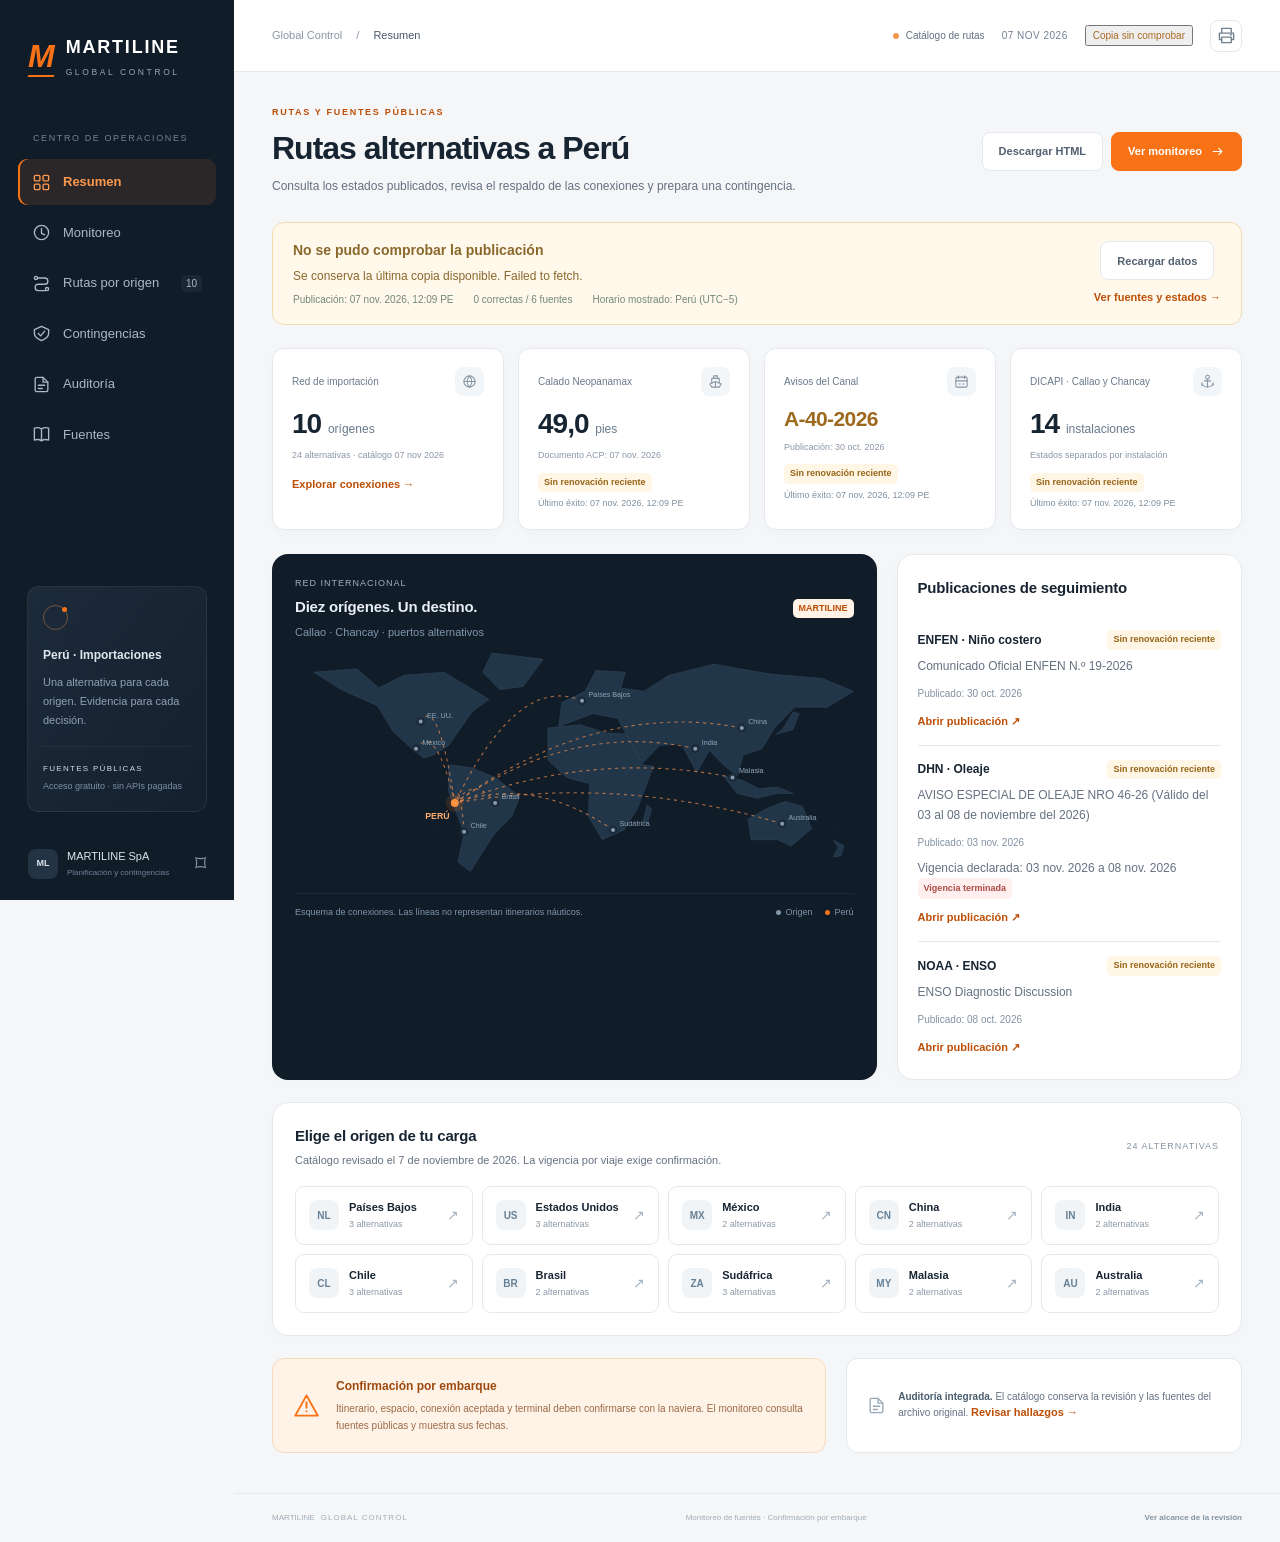
<file: index.html>
<!doctype html>
<html lang="es">
<head>
  <meta charset="UTF-8">
  <meta name="viewport" content="width=device-width, initial-scale=1">
  <meta name="description" content="MARTILINE Global Control: rutas alternativas de importación a Perú, contingencias y auditoría de fuentes oficiales.">
  <meta name="theme-color" content="#111a27">
  <title>MARTILINE · Global Control</title>
  <style>:root{--ink:#172432;--muted:#657181;--light:#95a1ad;--orange:#f97316;--orange-dark:#bd4e06;--orange-soft:#fff2e7;--navy:#111c29;--navy2:#182737;--bg:#f5f6f8;--line:#e5e9ee;--paper:#fff;--green:#087d66;--green-soft:#eaf6f1;--amber:#986416;--amber-soft:#fff6e5;--red:#ad4b47;--red-soft:#fff0ef;--radius:16px;--shadow:0 3px 15px #14223505;font-family:Inter,"Segoe UI",Arial,sans-serif;color-scheme:light}
*{box-sizing:border-box}body{margin:0;background:var(--bg);color:var(--ink);font-size:14px;line-height:1.5}button,input,select,textarea{font:inherit}button,a,input,select,textarea{-webkit-tap-highlight-color:transparent}button{cursor:pointer}a{color:inherit;text-decoration:none}button{color:inherit}button:disabled{cursor:default;opacity:.55}button:focus-visible,a:focus-visible,input:focus-visible,select:focus-visible,textarea:focus-visible{outline:3px solid #fb923c;outline-offset:3px}button svg,a svg{flex-shrink:0}svg.icon{width:19px;height:19px;fill:none;stroke:currentColor;stroke-width:1.7;stroke-linecap:round;stroke-linejoin:round}.skip{position:fixed;left:260px;top:-60px;background:var(--navy);color:white;padding:12px 20px;z-index:100}.skip:focus{top:8px}
.sidebar{position:fixed;inset:0 auto 0 0;width:234px;background:var(--navy);color:#b6c2cf;z-index:20;display:flex;flex-direction:column;padding:32px 18px 20px}.brand{display:flex;align-items:center;gap:12px;color:white;padding:2px 10px 37px;font-weight:800;letter-spacing:1.8px;font-size:18px}.brand small{display:block;font-size:8.5px;letter-spacing:2.6px;font-weight:500;color:#95a6b8;margin-top:5px}.brand-mark{font-style:italic;font-size:32px;color:var(--orange);font-weight:900;line-height:1;letter-spacing:-7px;position:relative;padding-right:6px}.brand-mark:after{content:"";position:absolute;width:26px;height:2px;background:var(--orange);left:0;bottom:-5px;transform:skewX(-30deg)}.nav-caption{font-size:9px;letter-spacing:1.6px;color:#728195;padding:0 15px;margin:16px 0 14px}.nav-button{border:0;background:none;width:100%;display:flex;align-items:center;gap:12px;padding:13px 14px;margin-bottom:5px;border-radius:9px;text-align:left;color:#aab8c8;font-size:13px}.nav-button:hover{background:#ffffff08;color:#fff}.nav-button.active{background:#f973161c;color:#ff994f;box-shadow:inset 2px 0 var(--orange);font-weight:600}.nav-button .count{margin-left:auto;min-width:21px;padding:1px 5px;text-align:center;background:#ffffff0d;font-size:10px;border-radius:5px}.sidebar-note{margin:auto 9px 35px;border:1px solid #ffffff12;border-radius:12px;padding:18px 15px;background:linear-gradient(125deg,#1d2a39,#14202e);position:relative}.orbit{width:25px;height:25px;display:block;border:1px solid #ff9a4f60;border-radius:50%;margin-bottom:14px;position:relative}.orbit:after{content:"";position:absolute;width:5px;height:5px;background:var(--orange);border-radius:50%;right:0;top:1px}.sidebar-note strong{font-size:12px;color:#e0e7ee}.sidebar-note p{font-size:11px;line-height:1.7;color:#91a1b3;margin:8px 0 16px}.sidebar-rule{height:1px;background:#ffffff0d;margin:16px 0}.mini-label{display:block;font-size:8px;letter-spacing:1.3px;color:#d5dde6}.sidebar-note small{display:block;font-size:9px;color:#7d8fa2;margin-top:5px}.sidebar-bottom{display:flex;gap:9px;align-items:center;padding:0 10px;font-size:11px;color:#dce3eb}.sidebar-bottom small{display:block;color:#6f8297;font-size:8px;margin-top:3px}.company-avatar{width:30px;height:30px;background:#243343;border-radius:8px;display:grid;place-items:center;font-size:9px;font-weight:700}.secure{margin-left:auto;color:#8195a7;font-size:22px}.workspace{margin-left:234px}.topbar{min-height:72px;padding:0 38px;border-bottom:1px solid var(--line);background:var(--paper);display:flex;align-items:center;justify-content:space-between;gap:15px}.breadcrumb{display:flex;align-items:center;gap:14px;font-size:11px;color:#8a96a4}.breadcrumb strong{color:#4a5869;font-weight:500}.topbar-right{display:flex;align-items:center;gap:17px}.topbar time{font-size:10px;letter-spacing:.5px;color:#738093}.review-pill{font-size:10px;color:#617080;display:flex;align-items:center;gap:7px}.review-pill i{width:6px;height:6px;background:#f3994f;border-radius:50%}.icon-button{width:32px;height:32px;background:white;border:1px solid var(--line);border-radius:8px;display:grid;place-items:center;color:#708090}.icon-button:hover{border-color:var(--orange);color:var(--orange)}main{max-width:1600px;margin:0 auto;padding:34px 38px 40px;min-height:calc(100vh - 130px)}.page-head{display:flex;align-items:center;justify-content:space-between;gap:20px;margin-bottom:26px}.eyebrow{font-size:9px;font-weight:700;color:var(--orange-dark);letter-spacing:1.7px;text-transform:uppercase;margin:0 0 9px}.page-head h1{font-size:clamp(25px,2.5vw,34px);line-height:1.2;letter-spacing:-1px;margin:0 0 10px;font-weight:700}.page-head p{margin:0;font-size:12px;color:var(--muted);max-width:760px;line-height:1.6}.head-actions{display:flex;gap:8px;flex-shrink:0}.button{display:inline-flex;align-items:center;justify-content:center;gap:8px;min-height:39px;padding:10px 16px;background:var(--orange);color:#fff;border:1px solid var(--orange);font-size:11px;font-weight:600;border-radius:8px;transition:background .15s;white-space:nowrap}.button:hover{background:#df610c;border-color:#df610c}.button.secondary{background:white;color:#526071;border-color:var(--line)}.button.secondary:hover{border-color:#f2b282;color:var(--orange-dark)}.button.dark{background:#1d2d3e;border-color:#1d2d3e;color:#edf1f5}.button svg.icon{width:15px;height:15px}.text-button{background:none;border:0;padding:0;color:var(--orange-dark);font-size:11px;font-weight:600}.text-button:hover{text-decoration:underline}.section-heading{display:flex;align-items:center;justify-content:space-between;margin-bottom:17px;gap:10px}.section-heading h2{font-size:15px;margin:0;font-weight:650;letter-spacing:-.2px}.section-heading p{font-size:11px;color:var(--muted);margin:5px 0 0}.section-kicker{color:#8694a5;letter-spacing:1px;font-size:9px;text-transform:uppercase}.muted{color:var(--muted)}.small{font-size:11px}.tiny{font-size:10px}.stats{display:grid;grid-template-columns:repeat(4,minmax(0,1fr));gap:14px;margin-bottom:24px}.stat{background:white;border:1px solid var(--line);border-radius:12px;padding:18px 19px;box-shadow:var(--shadow)}.stat-top{display:flex;align-items:center;justify-content:space-between;color:#69798b;font-size:10px;font-weight:500;margin-bottom:10px}.stat-icon{width:29px;height:29px;border-radius:8px;background:#f3f6f9;color:#8794a3;display:grid;place-items:center}.stat-icon.orange{background:var(--orange-soft);color:var(--orange)}.stat-icon svg{width:15px;height:15px}.stat-value{font-size:28px;font-weight:650;letter-spacing:-1px;line-height:1.25}.stat-value span{font-size:12px;font-weight:500;letter-spacing:0;color:#68798b}.stat-value.pending{font-size:21px;letter-spacing:-.6px;color:#9c691e;margin:8px 0 3px}.stat-detail{font-size:9px;color:#8a97a7;margin-top:8px;display:flex;gap:5px;align-items:center;flex-wrap:wrap}.stat-detail .source-ref{font-size:9px}.panel{background:white;border:1px solid var(--line);border-radius:var(--radius);padding:22px;box-shadow:var(--shadow)}.overview-grid{display:grid;grid-template-columns:minmax(0,1.75fr) minmax(280px,1fr);gap:20px}.network-panel{background:var(--navy);color:#e8eef5;border:0;overflow:hidden;padding:23px 23px 18px;position:relative}.network-panel .section-heading{margin-bottom:0}.network-panel .section-heading p{color:#8197ac}.network-panel .section-kicker{color:#9fb1c4}.network-map{width:100%;display:block;aspect-ratio:700/310;margin-top:5px}.network-map .land{fill:#223649;stroke:#354b60;stroke-width:.6}.network-map .grid-line{stroke:#ffffff07;stroke-width:.7}.network-map .point{fill:#899caf;stroke:#1c2b3a;stroke-width:3}.network-map .point.active{fill:#ff9749;stroke:#f9731625;stroke-width:9}.network-map .point.peru{fill:#ff9749;stroke:#f9731625;stroke-width:12}.network-map .route-line{stroke:#ff944c;fill:none;stroke-width:1.4;stroke-dasharray:4 5;opacity:.65}.network-map .label{font:9px "Segoe UI",sans-serif;fill:#91a6ba}.network-map .peru-label{font:bold 11px "Segoe UI",sans-serif;fill:#ffab6c}.map-foot{display:flex;justify-content:space-between;align-items:center;color:#7e94a8;font-size:9px;border-top:1px solid #ffffff0e;padding-top:12px;gap:15px}.map-legend{display:flex;gap:12px;align-items:center;white-space:nowrap}.dot{width:5px;height:5px;border-radius:50%;display:inline-block;margin-right:5px;background:#8297aa}.dot.orange{background:var(--orange)}.pulse-panel{padding:22px 20px}.pulse-item{padding:14px 0;border-bottom:1px solid var(--line)}.pulse-item:first-of-type{padding-top:4px}.pulse-item:last-child{border-bottom:0;padding-bottom:0}.pulse-top{display:flex;gap:10px;align-items:center;justify-content:space-between}.pulse-top strong{font-size:12px;font-weight:600}.pulse-item p{font-size:12px;line-height:1.65;color:var(--muted);margin:7px 0}.pill{font-size:9px;font-weight:600;border-radius:5px;padding:3px 6px;white-space:nowrap;display:inline-flex;gap:5px;align-items:center}.pill.green{color:var(--green);background:var(--green-soft)}.pill.amber{color:var(--amber);background:var(--amber-soft)}.pill.orange{color:var(--orange-dark);background:var(--orange-soft)}.pill.red{color:var(--red);background:var(--red-soft)}.pill.gray{color:#687c92;background:#edf1f6}.sources-inline{display:flex;gap:6px;flex-wrap:wrap;align-items:center}.source-ref{border:0;padding:2px 5px;border-radius:4px;background:#f1f4f7;color:#64798e;font-size:10px;cursor:pointer}.source-ref:hover{background:var(--orange-soft);color:var(--orange-dark)}.network-panel .source-ref{background:#2c3b4d;color:#b3c0cc}.origins-panel{margin-top:22px}.origin-grid{display:grid;grid-template-columns:repeat(5,minmax(0,1fr));gap:9px}.origin-shortcut{padding:12px 13px;border:1px solid var(--line);background:#fff;border-radius:9px;text-align:left;display:flex;gap:10px;align-items:center;transition:all .15s}.origin-shortcut:hover{border-color:#f7bf96;background:#fffaf6;transform:translateY(-1px)}.country-code{width:30px;height:30px;border-radius:8px;background:#f1f4f7;color:#668095;font-size:10px;font-weight:700;display:grid;place-items:center;flex-shrink:0}.origin-shortcut strong{font-size:11px;font-weight:600;display:block}.origin-shortcut small{font-size:9px;color:#8c98a6;display:block;margin-top:3px}.origin-shortcut .arrow-short{margin-left:auto;font-size:14px;color:#a6b2bf}.lower-grid{display:grid;grid-template-columns:1.4fr 1fr;gap:20px;margin-top:22px}.focus-note{background:var(--orange-soft);border:1px solid #f9d9bd;border-radius:12px;padding:18px 20px;display:flex;align-items:center;gap:16px}.focus-note h3{font-size:12px;margin:0 0 5px;color:#9c490e}.focus-note p{font-size:10px;margin:0;line-height:1.7;color:#9b6b47}.focus-note .icon{flex-shrink:0;color:var(--orange);width:27px;height:27px}.scope-note{display:flex;gap:12px;align-items:center;padding:16px 20px;background:white;border:1px solid var(--line);border-radius:12px}.scope-note p{font-size:10px;color:var(--muted);margin:0}.scope-note strong{font-weight:600;color:#4a5d6e}.scope-note .icon{color:#97a8b6;flex-shrink:0}
.toolbar{display:flex;gap:12px;align-items:flex-end;flex-wrap:wrap;background:white;border:1px solid var(--line);padding:17px 20px;border-radius:12px;margin-bottom:20px}.control-label{font-size:10px;color:#718092;display:flex;flex-direction:column;gap:6px;min-width:170px}.control-label select,.control-label input,.control-label textarea{border:1px solid #dde4eb;border-radius:7px;min-height:36px;padding:7px 11px;background:white;color:#33475a;font-size:12px}.control-label.grow{flex:1}.toggle-control{display:flex;align-items:center;gap:8px;font-size:11px;min-height:36px;margin-left:auto;color:#5b6c7b;cursor:pointer}.toggle-control input{accent-color:var(--orange);width:16px;height:16px;cursor:pointer}.route-layout{display:grid;grid-template-columns:205px minmax(0,1fr);gap:20px}.origin-list{padding:10px;background:white;border:1px solid var(--line);border-radius:12px;align-self:start}.origin-list button{width:100%;display:flex;gap:10px;align-items:center;padding:10px;border:0;border-radius:8px;background:white;text-align:left;margin:2px 0}.origin-list button:hover{background:#f6f8fa}.origin-list button.active{background:var(--orange-soft);color:var(--orange-dark)}.origin-list button.active .country-code{background:#ffe4d0;color:var(--orange-dark)}.origin-list strong{display:block;font-size:11px;font-weight:600}.origin-list small{display:block;font-size:9px;color:#8b98a7}.origin-list .active small{color:#b2825c}.origin-intro{margin-bottom:17px}.origin-intro h2{font-size:21px;letter-spacing:-.4px;margin:0 0 8px}.origin-intro p{font-size:11px;color:var(--muted);line-height:1.7;max-width:850px;margin:0}.option-tabs{display:flex;gap:7px;flex-wrap:wrap;margin-bottom:15px}.option-tab{border:1px solid var(--line);background:white;border-radius:8px;padding:10px 13px;font-size:11px;display:flex;gap:8px;align-items:center;text-align:left}.option-tab[aria-pressed=true]{border-color:#fbbd90;background:#fff8f1;color:var(--orange-dark)}.option-tab .dot{margin:0;background:#a3b1bf}.option-tab .dot.documentada{background:var(--green)}.route-card{padding:24px;background:white;border:1px solid var(--line);border-radius:14px}.route-card-head{display:flex;justify-content:space-between;align-items:flex-start;gap:16px;margin-bottom:20px}.route-card-head h3{font-size:16px;margin:0 0 6px;letter-spacing:-.2px}.route-card-head p{font-size:11px;color:#7c8b99;margin:0}.route-path{display:flex;align-items:stretch;gap:0;padding:20px 0 23px;overflow-x:auto;border-top:1px solid #eef1f4;border-bottom:1px solid #eef1f4;margin-bottom:21px}.route-stop{min-width:98px;max-width:170px;flex:1;position:relative;padding-right:19px}.route-stop:last-child{padding-right:0}.route-stop:after{content:"";position:absolute;left:16px;top:7px;height:1px;width:calc(100% - 16px);background:#dbe3eb}.route-stop:last-child:after{display:none}.stop-dot{height:15px;width:15px;background:#fff;border:2px solid #a1b1c2;border-radius:50%;position:relative;z-index:1;margin-bottom:10px}.route-stop:first-child .stop-dot{border-color:var(--orange);background:var(--orange)}.route-stop:last-child .stop-dot{border-color:var(--green);background:var(--green)}.route-stop strong{display:block;font-size:11px;line-height:1.5;font-weight:600;padding-right:8px}.route-stop small{display:block;color:#95a1ac;font-size:9px;margin-top:4px}.route-facts{display:grid;grid-template-columns:1fr 1fr;gap:18px;margin-bottom:20px}.route-facts dt{font-size:9px;letter-spacing:.7px;color:#8393a3;text-transform:uppercase;margin-bottom:5px}.route-facts dd{font-size:12px;line-height:1.65;margin:0;color:#43596e}.route-explanation{font-size:12px;line-height:1.8;padding:13px 15px;background:#f6f8fa;border-radius:9px;color:#65758a;margin:0 0 17px;border-left:2px solid #bcc9d5}.requirements{padding:0;margin:10px 0 0;list-style:none;display:grid;grid-template-columns:1fr 1fr;gap:9px}.requirements li{font-size:12px;color:#65778a;display:flex;gap:7px;align-items:flex-start;line-height:1.6}.requirements .icon{width:14px;height:14px;color:#c28a62;flex-shrink:0;margin-top:2px}.route-card-foot{border-top:1px solid var(--line);margin-top:21px;padding-top:15px;display:flex;align-items:center;justify-content:space-between;gap:12px}.empty{background:white;border:1px dashed #ced9e2;border-radius:12px;text-align:center;padding:45px 25px;color:#7c8c9e;font-size:12px}.empty h3{font-size:15px;color:#4c6074}.compare-section{margin-top:28px}.table-wrap{overflow-x:auto;background:white;border:1px solid var(--line);border-radius:12px}table{border-collapse:collapse;width:100%;font-size:11px}th{text-align:left;background:#f9fafc;color:#8391a2;font-size:9px;text-transform:uppercase;letter-spacing:.6px;font-weight:600;padding:13px 15px;white-space:nowrap}td{padding:13px 15px;border-top:1px solid var(--line);color:#607183;line-height:1.6;vertical-align:top}td strong{font-weight:600;color:#314b61}tbody tr:hover{background:#fffdfb}.table-wrap td:first-child{min-width:120px}.legend-bar{display:flex;gap:16px;align-items:center;flex-wrap:wrap;font-size:10px;color:#8797a7;margin:14px 0}.legend-bar strong{font-weight:600}.info-strip{display:flex;gap:10px;padding:14px 16px;font-size:11px;line-height:1.7;color:#6c7c8f;background:#eef2f6;border-radius:9px;margin-bottom:20px}.info-strip .icon{flex-shrink:0;width:17px;margin-top:2px}.info-strip.amber{background:var(--amber-soft);color:#966d2e}.contingency-grid{display:grid;grid-template-columns:minmax(0,1.2fr) minmax(300px,1fr);gap:20px;align-items:start}.scenario-options{display:grid;grid-template-columns:1fr 1fr;gap:10px;margin:17px 0}.scenario-card{border:1px solid var(--line);background:white;border-radius:10px;text-align:left;padding:15px;display:flex;align-items:flex-start;gap:10px}.scenario-card .icon{color:#8395a7;flex-shrink:0}.scenario-card strong{font-size:11px;display:block;font-weight:600}.scenario-card small{font-size:10px;display:block;color:#8c9aaa;margin-top:5px;line-height:1.5}.scenario-card[aria-pressed=true]{background:var(--orange-soft);border-color:#f9bd92}.scenario-card[aria-pressed=true] .icon{color:var(--orange)}.scenario-details{background:#f7f9fb;border-radius:10px;padding:20px;margin-top:18px}.scenario-details h3{font-size:13px;margin:0 0 9px}.scenario-details p{font-size:12px;color:#6b7d8f;line-height:1.8}.action-steps{list-style:none;counter-reset:step;padding:0;margin:15px 0 0}.action-steps li{counter-increment:step;display:flex;gap:11px;margin:12px 0;align-items:flex-start;font-size:12px;color:#62768a;line-height:1.7}.action-steps li:before{content:counter(step);font-size:10px;background:white;border:1px solid #dce5ec;width:23px;height:23px;min-width:23px;border-radius:6px;display:grid;place-items:center;color:#bc6c33}.checklist{padding:0;margin:15px 0;list-style:none}.checklist li{border-bottom:1px solid var(--line);padding:13px 0}.checklist li:last-child{border:0}.checklist label{display:flex;gap:11px;align-items:flex-start;cursor:pointer}.checklist input{width:16px;height:16px;margin-top:2px;accent-color:var(--orange);flex-shrink:0}.checklist strong{display:block;font-size:11px;font-weight:600}.checklist small{display:block;font-size:10px;color:#8a98a8;margin-top:4px;line-height:1.6}.checklist input:checked+span strong{color:#428d79}.progress-track{height:5px;border-radius:5px;background:#edf0f4;overflow:hidden}.progress-track span{display:block;background:var(--orange);height:100%;transition:width .2s}.checklist-caption{display:flex;justify-content:space-between;font-size:10px;color:#8c9bab;margin-top:8px}.ports-grid{display:grid;grid-template-columns:repeat(3,1fr);gap:13px;margin-top:20px}.port-card{background:white;border:1px solid var(--line);border-radius:12px;padding:18px}.port-card h3{font-size:13px;margin:0 0 9px}.port-card p{font-size:10px;line-height:1.8;color:#7c8ea0}.port-card .button{font-size:10px;padding:7px 10px;min-height:32px;margin-top:5px}.audit-summary{display:grid;grid-template-columns:repeat(3,1fr);gap:14px;margin-bottom:20px}.audit-stat{padding:20px;background:white;border:1px solid var(--line);border-radius:12px;display:flex;align-items:center;gap:15px}.audit-stat b{font-size:29px;letter-spacing:-1px;color:var(--orange-dark)}.audit-stat strong{font-size:11px;display:block;color:#536a7e}.audit-stat small{font-size:10px;color:#8c9aac}.audit-list{display:grid;gap:12px}.audit-item{background:white;border:1px solid var(--line);border-radius:12px;overflow:hidden}.audit-item summary{cursor:pointer;display:flex;gap:13px;align-items:center;padding:18px 20px;list-style:none}.audit-item summary::-webkit-details-marker{display:none}.audit-item summary:after{content:"+";margin-left:auto;color:#97a8b8;font-size:18px}.audit-item[open] summary:after{content:"−"}.audit-index{font-size:10px;color:#a0acb8;min-width:20px}.audit-item summary strong{font-size:12px;font-weight:600}.audit-content{border-top:1px solid var(--line);padding:19px 20px 19px 53px}.audit-columns{display:grid;grid-template-columns:1fr 1fr;gap:28px}.audit-columns h4{font-size:9px;color:#8b9aab;text-transform:uppercase;letter-spacing:.8px;margin:0 0 8px}.audit-columns p{font-size:12px;line-height:1.9;color:#657b8e;margin:0 0 13px}.audit-columns .correction{color:#345e69}.audit-item .sources-inline{margin-top:10px}.methodology{margin-top:23px;padding:20px 22px;border:1px solid var(--line);border-radius:12px;background:#eef2f6}.methodology h3{font-size:13px;margin:0 0 9px}.methodology p{font-size:11px;color:#6c7e8e;line-height:1.9;margin:0}.source-grid{display:grid;grid-template-columns:repeat(3,minmax(0,1fr));gap:14px}.source-card{padding:20px;background:white;border:1px solid var(--line);border-radius:12px;display:flex;flex-direction:column;gap:11px}.source-card .source-card-top{display:flex;justify-content:space-between;align-items:center;gap:10px}.source-card .publisher{color:#8091a3;font-size:9px;text-transform:uppercase;letter-spacing:.7px}.source-card h3{font-size:13px;line-height:1.6;margin:0;font-weight:600}.source-card p{color:#7b8b9d;font-size:12px;line-height:1.8;margin:0}.source-card .source-bottom{display:flex;align-items:center;justify-content:space-between;margin-top:auto;padding-top:7px;font-size:10px;color:#95a2b0}.source-card a{font-size:10px;font-weight:600;color:var(--orange-dark)}.source-card a:hover{text-decoration:underline}.filter-chips{display:flex;gap:7px;flex-wrap:wrap;margin-bottom:20px}.filter-chip{font-size:10px;background:white;border:1px solid var(--line);padding:7px 12px;border-radius:7px;color:#7a8c9e}.filter-chip.active{border-color:#f6bf94;color:var(--orange-dark);background:var(--orange-soft)}.app-footer{display:flex;justify-content:space-between;gap:15px;padding:18px 38px;border-top:1px solid var(--line);font-size:8px;color:#a1acb7;align-items:center}.app-footer b{font-weight:400;letter-spacing:1px;margin-left:4px}.app-footer .text-button{font-size:8px;color:#8293a2}.toast{position:fixed;bottom:25px;right:25px;max-width:420px;background:#1e3245;color:white;border-radius:9px;padding:13px 20px;font-size:12px;opacity:0;pointer-events:none;transform:translateY(12px);transition:all .2s;z-index:100;box-shadow:0 8px 35px #0003}.toast.show{opacity:1;transform:translateY(0)}dialog{max-width:580px;width:calc(100% - 40px);border:1px solid var(--line);border-radius:16px;padding:30px;box-shadow:0 20px 80px #15243330;color:var(--ink)}dialog::backdrop{background:#111c2960;backdrop-filter:blur(3px)}dialog h2{font-size:20px;line-height:1.4;letter-spacing:-.4px;margin:15px 0}dialog p{font-size:12px;line-height:1.9;color:#6d8193}dialog .button{margin:15px 5px 0 0}dialog .source-url{font-size:10px;overflow-wrap:anywhere;color:#8d9aab}.noscript{position:fixed;inset:50px;background:white;padding:30px;z-index:200}.audit-item:target{outline:2px solid var(--orange)}
@media(min-width:1600px){main{padding-top:42px}.network-map{aspect-ratio:700/290}.stat{padding:22px 24px}.stat-value{font-size:32px}}
@media(max-width:1190px){.sidebar{width:202px;padding-left:12px;padding-right:12px}.workspace{margin-left:202px}.brand{font-size:16px;gap:9px;padding-left:8px}.brand small{font-size:7px}.topbar{padding:0 25px}main{padding:28px 25px 35px}.overview-grid{grid-template-columns:minmax(0,1.45fr) minmax(260px,1fr);gap:15px}.stat{padding:15px}.stat-top{font-size:9px}.stat-value{font-size:25px}.origin-grid{grid-template-columns:repeat(5,1fr)}.origin-shortcut{padding:10px 9px;gap:7px}.origin-shortcut strong{font-size:10px}.origin-shortcut .arrow-short{display:none}.source-grid{grid-template-columns:repeat(2,1fr)}.route-layout{grid-template-columns:175px 1fr}.contingency-grid{grid-template-columns:1.1fr 1fr}.lower-grid{grid-template-columns:1fr 1fr}.app-footer{padding-left:25px;padding-right:25px}}
@media(max-width:980px){.sidebar{width:178px}.workspace{margin-left:178px}.brand{font-size:14px;padding-bottom:26px}.brand small{letter-spacing:1.6px}.brand-mark{font-size:27px}.nav-caption{padding-left:10px;font-size:8px}.nav-button{padding:12px 10px;font-size:11px;gap:9px}.sidebar-note{margin-left:3px;margin-right:3px}.sidebar-bottom{padding:0 4px}.sidebar-bottom small{font-size:7px}.topbar-right{gap:10px}.topbar time{font-size:8px}.review-pill{font-size:9px}.page-head{align-items:flex-start}.head-actions{flex-direction:column}.page-head h1{font-size:27px}.overview-grid{grid-template-columns:1fr}.pulse-panel{display:grid;grid-template-columns:repeat(3,1fr);gap:18px}.pulse-panel .section-heading{grid-column:1/-1;margin-bottom:0}.pulse-item{border:0;padding:0!important}.pulse-top{align-items:flex-start;gap:6px;flex-direction:column}.origin-grid{grid-template-columns:repeat(5,1fr)}.origin-shortcut{flex-direction:column;align-items:flex-start}.stats{gap:9px}.stat-value{font-size:22px}.stat-value.pending{font-size:16px}.stat-icon{width:24px;height:24px}.stat-detail{font-size:8px}.route-layout{grid-template-columns:1fr}.origin-list{display:flex;overflow-x:auto;padding:7px;gap:4px}.origin-list button{min-width:125px;max-width:150px;padding:7px}.route-facts{gap:14px}.contingency-grid{grid-template-columns:1fr}.checklist{display:grid;grid-template-columns:1fr 1fr;gap:0 18px}.ports-grid{grid-template-columns:repeat(2,1fr)}.audit-summary{gap:8px}.audit-stat{padding:14px;gap:10px}.audit-stat strong{font-size:10px}.audit-stat small{font-size:9px}.toolbar .toggle-control{margin-left:0}.lower-grid{grid-template-columns:1fr}.app-footer>span:nth-child(2){display:none}}
@media(max-width:720px){.sidebar{position:sticky;top:0;inset:0 0 auto;width:100%;padding:12px 16px 0;display:block;box-shadow:0 3px 12px #16253612}.brand{font-size:16px;padding:0 2px 12px;gap:13px}.brand-mark{font-size:25px}.brand small{display:inline;margin-left:9px;letter-spacing:1.8px;font-size:7px}.nav-caption,.sidebar-note,.sidebar-bottom{display:none}#navigation{display:flex;gap:1px;overflow-x:auto;scrollbar-width:none}.nav-button{width:auto;min-width:max-content;margin:0;padding:10px 10px;font-size:10px;border-radius:6px 6px 0 0;gap:6px}.nav-button.active{box-shadow:inset 0 -2px var(--orange)}.nav-button .icon{width:15px;height:15px}.nav-button .count{display:none}.workspace{margin-left:0}.topbar{min-height:49px;padding:0 18px}.breadcrumb{font-size:9px;gap:9px}.topbar-right{gap:9px}.review-pill{font-size:8px}.topbar time{display:none}.icon-button{width:27px;height:27px}.icon-button svg{width:15px}main{padding:24px 18px 30px}.page-head{gap:12px;margin-bottom:22px}.page-head h1{font-size:25px;letter-spacing:-.6px}.page-head p{font-size:11px}.eyebrow{font-size:8px;margin-bottom:8px}.head-actions .button{font-size:9px;min-height:34px;padding:8px 10px}.head-actions .button svg{display:none}.stats{grid-template-columns:1fr 1fr;gap:10px;margin-bottom:18px}.stat{padding:14px 16px}.stat-top{font-size:9px}.stat-value{font-size:25px}.stat-value.pending{font-size:21px}.stat-detail{font-size:9px}.overview-grid{gap:17px}.panel{padding:18px}.network-panel{padding:18px 15px 14px}.network-map{margin:12px 0}.map-foot{align-items:flex-start;font-size:8px}.map-legend{font-size:8px;gap:9px}.pulse-panel{gap:16px;padding:18px}.pulse-item p{font-size:9px}.pulse-top strong{font-size:10px}.pill{font-size:8px}.source-ref{font-size:9px}.origin-grid{grid-template-columns:repeat(2,1fr);gap:8px}.origin-shortcut{flex-direction:row;align-items:center;padding:11px;gap:10px}.origin-shortcut strong{font-size:11px}.origin-shortcut .arrow-short{display:block}.section-heading h2{font-size:14px}.section-kicker{font-size:8px}.focus-note,.scope-note{padding:16px}.toolbar{padding:14px;gap:12px}.control-label{min-width:130px;flex:1}.control-label select{font-size:11px;max-width:100%;width:100%}.toolbar .toggle-control{font-size:10px;width:100%;min-height:24px}.route-card{padding:18px}.route-card-head{gap:10px}.route-card-head h3{font-size:14px}.route-card-head p{font-size:10px}.route-facts{grid-template-columns:1fr}.requirements{grid-template-columns:1fr}.route-card-foot{align-items:flex-start;flex-direction:column}.route-stop{min-width:108px}.source-grid{grid-template-columns:1fr}.scenario-options{gap:8px}.scenario-card{padding:12px;gap:8px}.scenario-card strong{font-size:10px}.scenario-card small{font-size:9px}.scenario-card .icon{width:16px}.checklist{display:block}.ports-grid{grid-template-columns:1fr 1fr}.port-card{padding:15px}.port-card h3{font-size:12px}.audit-summary{grid-template-columns:1fr 1fr 1fr;gap:8px}.audit-stat{display:block;padding:13px 10px}.audit-stat b{font-size:25px}.audit-stat strong{font-size:9px;margin-top:5px}.audit-stat small{display:none}.audit-item summary{padding:15px 14px;gap:9px;flex-wrap:wrap}.audit-item summary strong{font-size:11px;flex:1}.audit-item summary .pill{order:4;margin-left:29px}.audit-item summary:after{margin-left:5px}.audit-content{padding:17px}.audit-columns{grid-template-columns:1fr;gap:5px}.app-footer{padding:17px 18px;gap:10px;font-size:7px}.app-footer .text-button{font-size:7px}.toast{bottom:15px;right:15px;left:15px;max-width:none}.skip{left:15px}.methodology{padding:17px}.source-card{padding:18px}.info-strip{font-size:10px}}
@media(prefers-reduced-motion:reduce){*{scroll-behavior:auto!important;transition:none!important}}
@media print{body{background:#fff;font-size:11px}.sidebar,.topbar,.app-footer,.head-actions,.toolbar,.toast,dialog,.filter-chips,.icon-button{display:none!important}.workspace{margin:0}main{padding:0;max-width:none}.page-head h1{font-size:25px}.audit-item,.panel,.stat,.source-card,.route-card{box-shadow:none;break-inside:avoid}.audit-item{margin-bottom:10px}.audit-content{display:block!important}.audit-item summary{padding:12px}.audit-item summary:after{display:none}.audit-columns{gap:18px}.audit-columns p{font-size:10px}.audit-summary{margin:15px 0}.source-ref{border:1px solid #ddd}.source-grid{grid-template-columns:1fr 1fr}.source-card a:after{content:" (" attr(href) ")";font-size:8px;overflow-wrap:anywhere;display:block;color:#637281}.network-panel{-webkit-print-color-adjust:exact;print-color-adjust:exact}.audit-item .sources-inline:after{content:"Documentos y enlaces completos en la sección Fuentes del dashboard";display:block;font-size:8px;color:#888}.source-url{overflow-wrap:anywhere}}
:root{--live-border:#d9e5df}
.live-banner{border:1px solid var(--live-border);background:#f4faf6;padding:17px 20px;border-radius:12px;display:flex;justify-content:space-between;gap:18px;margin-bottom:23px;align-items:center}.live-banner strong{font-size:14px;color:#315e48}.live-banner p{font-size:12px;color:#637a6b;margin:6px 0;line-height:1.6}.live-banner.amber{background:#fff8eb;border-color:#f0dcaf}.live-banner.amber strong,.live-banner.amber p{color:#8a682c}.live-banner.red{background:#fff1f1;border-color:#edcccc}.live-banner.red strong,.live-banner.red p{color:#9d4545}.live-banner.gray{background:#f0f4f7;border-color:#dde5eb}.live-banner.gray strong,.live-banner.gray p{color:#5e7183}.live-banner-meta{display:flex;gap:7px 20px;flex-wrap:wrap;font-size:10px;color:#71887a}.live-banner-actions{display:flex;flex-direction:column;gap:9px;align-items:center;flex-shrink:0}.button:disabled{opacity:.6;cursor:wait}.stat-foot{margin-top:10px}.live-source-stamp{display:flex;gap:5px;flex-wrap:wrap;align-items:center;font-size:9px;color:#7e91a1}.stat-foot .live-source-stamp{align-items:flex-start;flex-direction:column}.monitor-top{font-size:10px!important;color:#47755d!important;max-width:210px;text-align:right}.monitor-top.warning{color:#a76a22!important}.live-document-date{font-size:10px;color:#8291a1;margin:9px 0}.live-ports{margin-top:29px}.live-ports .section-heading{align-items:flex-start;gap:20px}.live-port-table{min-width:850px;width:100%;border-collapse:collapse;background:#fff}.live-port-table th{font-size:11px;text-align:left;padding:14px 13px;background:#edf2f6;color:#4c6174;border-bottom:1px solid var(--line)}.live-port-table td{padding:15px 13px;vertical-align:top;font-size:11px;border-bottom:1px solid var(--line);line-height:1.7}.live-port-table td:first-child{width:29%}.live-port-table td:last-child{width:22%}.live-port-table .pill{white-space:normal}.live-cell-detail{display:block;font-size:10px;line-height:1.6;color:#8292a2;margin-top:5px}.live-cell-detail .text-button{font-size:10px}.live-conflict{background:#fff9ed}.live-conflict td:first-child{box-shadow:inset 3px 0 #d49e37}.live-scope{font-size:11px;line-height:1.7;color:#7d8c9b;margin:15px 0 25px}.live-audit-times{padding-top:12px;border-top:1px solid var(--line);display:flex;flex-direction:column;gap:7px;font-size:10px;color:#8292a2;margin-top:auto}.live-source-card .live-error{color:#a74f40;font-size:11px;overflow-wrap:anywhere;background:#fff1ed;padding:10px;border-radius:6px}.live-source-card{min-height:260px}.live-sources{margin-top:12px}.live-source-card p{font-size:12px}.live-source-card>h3{font-size:13px}.live-source-card .source-card-top{align-items:flex-start;flex-wrap:wrap}.live-source-card .publisher{font-size:10px;color:#4f677b;font-weight:600}.live-source-card>a{font-size:11px;margin-top:6px}.live-banner .text-button{font-size:11px}
@media(max-width:980px){.live-ports .section-heading{flex-direction:column}.topbar-right time{display:none}.monitor-top{max-width:170px}.live-source-card{min-height:auto}}
@media(max-width:720px){.live-banner{align-items:flex-start;flex-direction:column;padding:16px}.live-banner-actions{flex-direction:row;flex-wrap:wrap;gap:14px}.live-banner strong{font-size:13px}.live-banner p{font-size:11px}.live-banner-meta{font-size:9px;gap:6px 12px}.review-pill{display:none}.monitor-top{max-width:155px;font-size:9px!important}.live-ports .section-heading p{line-height:1.7}.live-source-stamp{font-size:9px}.live-sources{grid-template-columns:1fr}.live-sources .source-card{padding:18px}.pulse-panel{grid-template-columns:1fr}.pulse-item{border-bottom:1px solid var(--line);padding:10px 0!important}.pulse-top{flex-direction:row;align-items:center}.pulse-item p{font-size:12px}.pulse-item:last-child{border-bottom:0}.live-ports{margin-top:22px}.live-banner .button{font-size:10px}}
@media print{.live-banner-actions,.monitor-top{display:none!important}}
</style>
</head>
<body>
  <a class="skip" href="#main">Saltar al contenido</a>
  <aside class="sidebar" aria-label="Navegación principal">
    <a class="brand" href="#resumen" aria-label="Martiline Global Control, inicio"><span class="brand-mark" aria-hidden="true">M<span></span></span><span>MARTILINE<small>GLOBAL CONTROL</small></span></a>
    <div class="nav-caption">CENTRO DE OPERACIONES</div>
    <nav id="navigation"></nav>
    <div class="sidebar-note"><span class="orbit" aria-hidden="true"></span><strong>Perú · Importaciones</strong><p>Una alternativa para cada origen. Evidencia para cada decisión.</p><div class="sidebar-rule"></div><span class="mini-label">FUENTES PÚBLICAS</span><small>Acceso gratuito · sin APIs pagadas</small></div>
    <div class="sidebar-bottom"><span class="company-avatar">ML</span><div>MARTILINE SpA<small>Planificación y contingencias</small></div><span class="secure" title="Panel de planificación" aria-hidden="true">⌑</span></div>
  </aside>
  <div class="workspace">
    <header class="topbar"><div class="breadcrumb"><span>Global Control</span><span aria-hidden="true">/</span><strong id="breadcrumb">Resumen</strong></div><div class="topbar-right"><span class="review-pill"><i aria-hidden="true"></i>Catálogo de rutas</span><time datetime="2026-11-07">07 NOV 2026</time><button class="text-button monitor-top" id="monitor-status" data-view="monitoreo">Comprobando fuentes…</button><button class="icon-button" id="print-button" title="Imprimir informe de auditoría" aria-label="Imprimir informe de auditoría"></button></div></header>
    <main id="main" tabindex="-1"></main>
    <footer class="app-footer"><span>MARTILINE <b>GLOBAL CONTROL</b></span><span>Monitoreo de fuentes · Confirmación por embarque</span><button class="text-button" data-view="auditoria">Ver alcance de la revisión</button></footer>
  </div>
  <div class="toast" id="toast" role="status" aria-live="polite"></div>
  <dialog id="source-dialog" aria-labelledby="source-dialog-title"><div id="source-dialog-content"></div><button class="button secondary" id="close-dialog">Cerrar</button></dialog>
  <noscript><div class="noscript">Activa JavaScript para utilizar los filtros y leer las rutas. Las fuentes oficiales deben consultarse antes de una reserva.</div></noscript>
<script>window.MARTILINE_DATA={"meta":{"auditedAt":"2026-11-07","timezone":"America/Santiago","version":"1.0"},"sources":[{"id":"acp-advisories","number":1,"title":"ACP — Advisory to Shipping, índice 2026","shortName":"ACP","publisher":"Autoridad del Canal de Panamá","url":"https://pancanal.com/en/maritime-services/advisory-to-shipping/","publishedAt":null,"dateNote":"Fecha de publicación no visible; consulta del 7-nov-2026.","summary":"El índice consultado llega al aviso A-40-2026 y enlaza A-36, A-39 y A-29.","coverage":"Índice de avisos oficiales consultado; no garantiza ausencia de una publicación posterior fuera del índice.","category":"Canal","access":"Consulta pública sin pago. Documento o página oficial leídos; vigencia y alcance según ficha."},{"id":"acp-a36","number":2,"title":"ACP A-36-2026 — Cupos Neopanamax, calado y reservas","shortName":"ACP","publisher":"Autoridad del Canal de Panamá","url":"https://pancanal.com/wp-content/uploads/2026/04/ADV-36-2026-Increase-in-the-Number-of-Neopanamax-Booking-Slots-Draft-Adjustment-and-Transit-Reservation-System.pdf","publishedAt":"2026-09-28","dateNote":"","summary":"Establece 10 cupos Neopanamax y 33 cupos totales diarios de reserva desde 15-oct-2026; calado máximo Neopanamax 14,94 m (49,0 pies) hasta nuevo aviso.","coverage":"PDF oficial, fecha interna 28-sep-2026. La carpeta URL /2026/04 y el título técnico del PDF no son la fecha de emisión. Cupos de reserva no equivalen a tránsitos diarios realizados.","category":"Canal","access":"Consulta pública sin pago. Documento o página oficial leídos; vigencia y alcance según ficha."},{"id":"acp-a39","number":3,"title":"ACP A-39-2026 — Modificaciones al sistema de reservas","shortName":"ACP","publisher":"Autoridad del Canal de Panamá","url":"https://pancanal.com/wp-content/uploads/2026/10/ADV-39-2026-Modifications-to-the-Transit-Reservation-Booking-System.pdf","publishedAt":"2026-10-21","dateNote":"","summary":"Restablece reservas de último minuto Panamax; señala persistencia del déficit hídrico y riesgo de demoras extensas sin reserva.","coverage":"Confirma condiciones de reserva y déficit; no establece un nuevo calado máximo.","category":"Canal","access":"Consulta pública sin pago. Documento o página oficial leídos; vigencia y alcance según ficha."},{"id":"acp-a40","number":4,"title":"ACP A-40-2026 — Requisitos NetZero y cambios de reservas","shortName":"ACP","publisher":"Autoridad del Canal de Panamá","url":"https://pancanal.com/wp-content/uploads/2026/10/ADV-40-2026-Updated-NetZero-Slot-Eligibility-Requirements.pdf","publishedAt":"2026-10-30","dateNote":"","summary":"Actualiza elegibilidad NetZero desde 1-nov y asignación de cupos cancelados Neopanamax. Reitera déficit hídrico y necesidad de reserva para garantizar fecha.","coverage":"Último aviso del índice revisado. No modifica en el texto los 49 pies ni los 33 cupos fijados en A-36.","category":"Canal","access":"Consulta pública sin pago. Documento o página oficial leídos; vigencia y alcance según ficha."},{"id":"acp-a29","number":5,"title":"ACP A-29-2026 — Medidas por precipitaciones reducidas","shortName":"ACP","publisher":"Autoridad del Canal de Panamá","url":"https://pancanal.com/wp-content/uploads/2026/08/ADV-29-2026-Additional-Measures-to-Address-Reduced-Precipitation-in-the-Canal-Watershed.pdf","publishedAt":"2026-08-20","dateNote":"","summary":"Documenta déficit hidrológico y preocupación por disponibilidad de agua durante enero–abril de 2027.","coverage":"Contexto histórico de riesgo; sus cupos y ajustes anteriores no deben sustituir los avisos posteriores. No acredita un calado futuro obligatorio de 44 pies.","category":"Canal","access":"Consulta pública sin pago. Documento o página oficial leídos; vigencia y alcance según ficha."},{"id":"acp-gatun-20261107","number":6,"title":"ACP — Gatun Water Indicators, 7-nov-2026","shortName":"ACP","publisher":"Autoridad del Canal de Panamá","url":"https://evtms-rpts.pancanal.com/eng/h2o/GatunWaterIndicators.pdf","publishedAt":"2026-11-07","dateNote":"","summary":"PDF diario fechado 7-nov-2026: nivel oficial Gatún 87,1 pies y calado oficial Neopanamax 49,0 pies; Panamax 39,5 pies.","coverage":"La misma URL cambia con el tiempo. Los calados proyectados son estimaciones; el propio PDF remite a los avisos oficiales para límites autorizados.","category":"Canal","access":"Consulta pública sin pago. Documento o página oficial leídos; vigencia y alcance según ficha."},{"id":"acp-gatun-index","number":7,"title":"ACP — Gatun Water Level Indicators, recursos públicos","shortName":"ACP","publisher":"Autoridad del Canal de Panamá","url":"https://evtms-rpts.pancanal.com/eng/h2o/index.html","publishedAt":null,"dateNote":"Fecha de publicación no visible; consulta del 7-nov-2026.","summary":"La página anuncia dashboard, PDF diario, niveles históricos CSV y proyecciones CSV.","coverage":"PDF leído. Los endpoints CSV y su descarga automática no fueron verificados. No constituye una API documentada comprobada.","category":"Canal","access":"Consulta pública sin pago. Documento o página oficial leídos; vigencia y alcance según ficha."},{"id":"noaa-enso-20261008","number":8,"title":"NOAA CPC — ENSO Diagnostic Discussion, 8 October 2026","shortName":"NOAA CPC","publisher":"NOAA Climate Prediction Center / NCEP / NWS","url":"https://www.cpc.ncep.noaa.gov/products/analysis_monitoring/enso_disc_oct2026/ensodisc.shtml","publishedAt":"2026-10-08","dateNote":"","summary":"Informa Niño 1+2 de +3,9 °C y un escenario fuerte a muy fuerte con probabilidad superior al 83% hasta enero–marzo de 2027. Próxima discusión mensual: 12-nov-2026.","coverage":"Valores del informe mensual de octubre, no mediciones nuevas del 7-nov. El texto distingue probabilidad climática de impactos locales; no garantiza cierres portuarios.","category":"Clima","access":"Consulta pública sin pago. Documento o página oficial leídos; vigencia y alcance según ficha."},{"id":"enfen18","number":9,"title":"ENFEN — Comunicado Oficial N.º 18-2026","shortName":"ENFEN","publisher":"Comisión Multisectorial ENFEN","url":"https://enfen.imarpe.gob.pe/download/comunicado-oficial-enfen-n-18-2026/","publishedAt":"2026-10-16","dateNote":"","summary":"Pronosticaba magnitud extraordinaria del Niño costero hasta enero de 2027.","coverage":"Respalda el contenido histórico del HTML; reemplazado para seguimiento por comunicado 19 del 30-oct.","category":"Clima","access":"Consulta pública sin pago. Documento o página oficial leídos; vigencia y alcance según ficha."},{"id":"enfen19","number":10,"title":"ENFEN — Comunicado Oficial N.º 19-2026","shortName":"ENFEN","publisher":"Comisión Multisectorial ENFEN","url":"https://enfen.imarpe.gob.pe/download/comunicado-oficial-enfen-n-19-2026/","publishedAt":"2026-10-30","dateNote":"","summary":"Proyecta magnitud extraordinaria del Niño costero hasta febrero de 2027 y descenso gradual posterior. Prevé lluvias superiores a lo normal en costa norte y central; próxima publicación 13-nov.","coverage":"Se abrió también el PDF oficial. Es un pronóstico regional, no una constatación de cierre de una carretera o puerto concreto.","category":"Clima","access":"Consulta pública sin pago. Documento o página oficial leídos; vigencia y alcance según ficha."},{"id":"dhn-avisos","number":11,"title":"DHN — Avisos especiales de oleaje, aviso 46-26","shortName":"DHN","publisher":"Dirección de Hidrografía y Navegación, Marina de Guerra del Perú","url":"https://www.dhn.mil.pe/portal/avisos-especiales","publishedAt":"2026-11-03","dateNote":"","summary":"Aviso 46-26 válido del 3 al 8-nov-2026: oleaje del suroeste con variaciones por tramo costero. El mismo archivo contiene el aviso 42-26, válido 20–25-oct, y posteriores.","coverage":"La página es un archivo dinámico de avisos. Pronostica oleaje; no prueba por sí misma que Callao o Chancay estén cerrados o abiertos.","category":"Clima","access":"Consulta pública sin pago. Documento o página oficial leídos; vigencia y alcance según ficha."},{"id":"dicapi-status","number":12,"title":"DICAPI — Estado de Puertos","shortName":"DICAPI","publisher":"Dirección General de Capitanías y Guardacostas, Marina de Guerra del Perú","url":"https://www.dicapi.mil.pe/estado-de-puertos","publishedAt":null,"dateNote":"Fecha de publicación no visible; consulta del 7-nov-2026.","summary":"Portal oficial consultado de forma interactiva. Se pudieron leer resúmenes y registros de Callao y Chancay; la observación no acredita un estado agregado vigente para todos sus terminales.","coverage":"Callao: resumen de 8 abiertos, frente a un registro superior de cierre parcial para Bahía del Callao (rada y Muelle Grau). Chancay: resumen de 2 abiertos, 2 parciales y 2 cerrados; muelles 1/2 en rojo y 3/4 en verde. El alcance y la vigencia deben conciliarse por terminal y resolución. Las dos resoluciones PDF enlazadas no se pudieron abrir. API pública documentada no localizada.","category":"Puertos","access":"Consulta interactiva del portal completada; dos PDF enlazados no leídos"},{"id":"andina-84-20261023","number":13,"title":"Andina — Oleajes anómalos: 84 puertos permanecen cerrados","shortName":"Andina","publisher":"Agencia Peruana de Noticias Andina, con vocero de DHN y reporte COEN/INDECI","url":"https://andina.pe/agencia/noticia-oleajes-anomalos-84-puertos-permanecen-cerrados-el-litoral-peruano-1097093.aspx","publishedAt":"2026-10-23","dateNote":"","summary":"Reportó 84 instalaciones cerradas el 23-oct: 36 en litoral norte y 48 en centro, sin cierres reportados en sur para ese corte.","coverage":"Prensa estatal con declaraciones directas y reporte oficial citado. Evidencia histórica del 23-oct, no estado vigente el 7-nov ni una lista verificada de terminales.","category":"Puertos","access":"Consulta pública sin pago. Documento o página oficial leídos; vigencia y alcance según ficha."},{"id":"dicapi-callao-rc269-link","number":14,"title":"DICAPI — resolución enlazada RC 269-2026, Bahía del Callao","shortName":"DICAPI","publisher":"Dirección General de Capitanías y Guardacostas, Marina de Guerra del Perú","url":"https://www.dicapi.mil.pe/storage/state-ports/6819cb52-189e-4596-af64-3825ad55d0f0.pdf","publishedAt":null,"dateNote":"El registro del portal muestra 31-oct-2026, 09:00; zona horaria no identificada. PDF no leído.","summary":"Enlace observado desde el registro de Bahía del Callao (rada y Muelle Grau). La fila superior mostraba cierre parcial, nivel III, RC 269-2026/MGP/DICAPI/CO.","coverage":"Se verificó el enlace y la información mostrada por el portal, no el contenido, vigencia ni alcance jurídico del PDF. No atribuir a toda Callao este estado.","category":"Puertos","access":"Enlace oficial observado; apertura del PDF no completada"},{"id":"dicapi-chancay-rc085-link","number":15,"title":"DICAPI — resolución enlazada RC 085-2026, muelle 3 Chancay","shortName":"DICAPI","publisher":"Dirección General de Capitanías y Guardacostas, Marina de Guerra del Perú","url":"https://www.dicapi.mil.pe/storage/state-ports/ad4ac3fe-4e43-4839-9a47-e2763f651f92.pdf","publishedAt":null,"dateNote":"El registro del portal muestra 25-oct-2026, 17:30; zona horaria no identificada. PDF no leído.","summary":"Enlace observado al consultar el muelle 3. La fila superior mostraba puerto abierto, nivel I, RC 085-2026/MGP/DICAPI/CY.","coverage":"Se verificó el enlace y la información mostrada por el portal, no el contenido, vigencia ni alcance jurídico del PDF. No atribuir a todo Chancay este estado.","category":"Puertos","access":"Enlace oficial observado; apertura del PDF no completada"},{"id":"atl-swx","number":16,"title":"SWX: actualización de rotación desde junio de 2025","shortName":"Hapag-Lloyd","publisher":"Hapag-Lloyd","url":"https://www.hapag-lloyd.com/es/services-information/news/2025/05/shipping-with-our-south-america-westcoast-service-heres-an-updat.html","publishedAt":"2025-05-28","dateNote":"","summary":"La rotación publicada une Rotterdam y otros puertos del norte de Europa con Callao. La retirada de Manzanillo, Panamá, se limita al sentido norte; el recorrido sur lo conserva. Revalidar itinerario por viaje.","coverage":"Alcance limitado al documento y su fecha. La rotación publicada une Rotterdam y otros puertos del norte de Europa con Callao. La retirada de Manzanillo, Panamá, se limita al sentido norte; el recorrido sur lo conserva. Revalidar itinerario por viaje.","category":"Navieras","access":"Consulta pública sin pago. Documento abierto; fecha visible en resultado oficial indexado"},{"id":"atl-msw","number":17,"title":"MSW incorpora Callao: primera escala anunciada el 18 de abril de 2026","shortName":"Hapag-Lloyd","publisher":"Hapag-Lloyd","url":"https://www.hapag-lloyd.com/es/services-information/news/2026/03/shipping-with-our-msw-service--here-s-an-update-for-your-cargo-p.headless.html","publishedAt":null,"dateNote":"Aviso de marzo de 2026; día de publicación no expuesto. Primera escala anunciada: 18-04-2026.","summary":"Confirma el enlace Mediterráneo–Callao y la exposición al Canal. Una conexión desde Rotterdam al Mediterráneo requiere validar el tramo adicional y el transbordo; no constituye una alternativa sin Panamá.","coverage":"Alcance limitado al documento y su fecha. Confirma el enlace Mediterráneo–Callao y la exposición al Canal. Una conexión desde Rotterdam al Mediterráneo requiere validar el tramo adicional y el transbordo; no constituye una alternativa sin Panamá.","category":"Navieras","access":"Consulta pública sin pago. Documento abierto"},{"id":"atl-pcrc","number":18,"title":"APM Terminals adquiere Panama Canal Railway Company","shortName":"APM Terminals","publisher":"APM Terminals","url":"https://www2.apmterminals.com/en/news/news-releases/2025/250402-apm-terminals-acquires-panama-canal-railway-co","publishedAt":"2025-04-02","dateNote":"","summary":"Confirma la adquisición y una infraestructura ferroviaria de 76 km para movimiento de carga entre ambos océanos. No acredita cupos, tránsito integral ni una conexión contratada desde Europa o USA hacia Perú.","coverage":"Alcance limitado al documento y su fecha. Confirma la adquisición y una infraestructura ferroviaria de 76 km para movimiento de carga entre ambos océanos. No acredita cupos, tránsito integral ni una conexión contratada desde Europa o USA hacia Perú.","category":"Terrestre","access":"Consulta pública sin pago. Documento abierto"},{"id":"atl-ecx","number":19,"title":"ECX: cambio de rotación desde el 13 de marzo de 2026","shortName":"Hapag-Lloyd","publisher":"Hapag-Lloyd","url":"https://www.hapag-lloyd.com/es/services-information/news/2026/02/shipping-with-our-ecx-service--here-s-a-rotation-update.html","publishedAt":null,"dateNote":"Aviso de febrero de 2026; día de publicación no expuesto. Cambio efectivo: 13-03-2026.","summary":"Publica un servicio Europa–costa este sudamericana que incluye Rotterdam y Santos/Itapoá. Sirve como evidencia del primer tramo de una alternativa vía Brasil; la conexión con CON debe cotizarse y confirmarse.","coverage":"Alcance limitado al documento y su fecha. Publica un servicio Europa–costa este sudamericana que incluye Rotterdam y Santos/Itapoá. Sirve como evidencia del primer tramo de una alternativa vía Brasil; la conexión con CON debe cotizarse y confirmarse.","category":"Navieras","access":"Consulta pública sin pago. Documento abierto"},{"id":"atl-con","number":20,"title":"CON: ajuste temporal de escalas chilenas desde el 3 de agosto de 2026","shortName":"Hapag-Lloyd","publisher":"Hapag-Lloyd","url":"https://www.hapag-lloyd.com/en/services-information/offices-localinfo/local-news/2026/07/shipping-to-or-from-chile--here-s-a-temporary-adjustment-for-our.html","publishedAt":null,"dateNote":"Aviso de julio de 2026; día de publicación no expuesto. Inicio del ajuste: 03-08-2026.","summary":"La rotación incluye puertos brasileños, San Antonio y Callao. La frecuencia quincenal mencionada corresponde a Antofagasta/Puerto Angamos; no demuestra que Callao sea quincenal ni que todo CON tenga esa frecuencia.","coverage":"Alcance limitado al documento y su fecha. La rotación incluye puertos brasileños, San Antonio y Callao. La frecuencia quincenal mencionada corresponde a Antofagasta/Puerto Angamos; no demuestra que Callao sea quincenal ni que todo CON tenga esa frecuencia.","category":"Navieras","access":"Consulta pública sin pago. Documento abierto"},{"id":"atl-intra","number":21,"title":"Red Intra Americas de Hapag-Lloyd","shortName":"Hapag-Lloyd","publisher":"Hapag-Lloyd","url":"https://www.hapag-lloyd.com/de/services-information/routes-trades/trades/irt-americas.html","publishedAt":null,"dateNote":"Página de producto sin fecha de publicación visible","summary":"Describe CON por el Estrecho de Magallanes y las conexiones México Pacífico–costa oeste sudamericana. Publica servicios regionales, sin garantizar espacio ni tránsito de una operación particular.","coverage":"Alcance limitado al documento y su fecha. Describe CON por el Estrecho de Magallanes y las conexiones México Pacífico–costa oeste sudamericana. Publica servicios regionales, sin garantizar espacio ni tránsito de una operación particular.","category":"Navieras","access":"Consulta pública sin pago. Documento abierto"},{"id":"atl-amerxl","number":22,"title":"Ficha de servicio Americas XL (AMERXL)","shortName":"CMA CGM","publisher":"CMA CGM","url":"https://www.cma-cgm.com/ebusiness/schedules/line-services/flyer/AMERXL","publishedAt":null,"dateNote":"Ficha de producto sin fecha visible; consulta del 07-11-2026","summary":"Publica frecuencia semanal y una secuencia sur desde Port Everglades, Filadelfia y Nueva York hasta Cartagena, Guayaquil y Callao. Los días de la ficha son orientativos y no sustituyen el itinerario del viaje.","coverage":"Alcance limitado al documento y su fecha. Publica frecuencia semanal y una secuencia sur desde Port Everglades, Filadelfia y Nueva York hasta Cartagena, Guayaquil y Callao. Los días de la ficha son orientativos y no sustituyen el itinerario del viaje.","category":"Navieras","access":"Consulta pública sin pago. Documento abierto"},{"id":"atl-amerxl-schedule","number":23,"title":"Itinerarios AMERXL con escalas de octubre y noviembre de 2026","shortName":"CMA CGM","publisher":"CMA CGM","url":"https://www.cma-cgm.com/ebusiness/schedules/line-services/schedules/AMERXL","publishedAt":null,"dateNote":"Contenido dinámico; muestra viajes de octubre/noviembre de 2026 en el índice consultado","summary":"La consulta indexada muestra el paso por Panamá y omisiones de Callao en algunos viajes. La apertura directa no expone toda la tabla dinámica: el próximo embarque debe confirmarse en el buscador de la naviera.","coverage":"Alcance limitado al documento y su fecha. La consulta indexada muestra el paso por Panamá y omisiones de Callao en algunos viajes. La apertura directa no expone toda la tabla dinámica: el próximo embarque debe confirmarse en el buscador de la naviera.","category":"Navieras","access":"Fuente pública localizada en índice; apertura directa limitada. Tabla recuperada por búsqueda; apertura directa mostró solo interfaz y condiciones"},{"id":"atl-wcca-2024","number":24,"title":"Cobertura WCCA2 de la costa oeste americana","shortName":"Maersk","publisher":"Maersk","url":"https://www.maersk.com/de-de/news/articles/2024/05/13/west-coast-america-coverage","publishedAt":"2024-05-13","dateNote":"","summary":"Publica una conexión Los Ángeles/Port Hueneme–Centroamérica–Balboa. Es antecedente histórico, modificado posteriormente; no usar sus escalas ni tránsitos de 2024 como itinerario vigente.","coverage":"Alcance limitado al documento y su fecha. Publica una conexión Los Ángeles/Port Hueneme–Centroamérica–Balboa. Es antecedente histórico, modificado posteriormente; no usar sus escalas ni tránsitos de 2024 como itinerario vigente.","category":"Navieras","access":"Consulta pública sin pago. Documento abierto"},{"id":"atl-wcca-2026","number":25,"title":"Maersk North America Market Update — February 2026","shortName":"Maersk","publisher":"Maersk","url":"https://www.maersk.com/news/articles/2026/02/06/north-america-market-update-february","publishedAt":"2026-02-06","dateNote":"","summary":"Informa la retirada de Manzanillo, México, de WCCA2; menciona Peru Feeder y otros servicios del Pacífico. La continuidad de una conexión USA–Perú debe confirmarse por viaje, puerto de transbordo y ventana operativa.","coverage":"Alcance limitado al documento y su fecha. Informa la retirada de Manzanillo, México, de WCCA2; menciona Peru Feeder y otros servicios del Pacífico. La continuidad de una conexión USA–Perú debe confirmarse por viaje, puerto de transbordo y ventana operativa.","category":"Navieras","access":"Consulta pública sin pago. Documento abierto"},{"id":"atl-ax4","number":26,"title":"AX4: nuevas escalas y terminales desde abril de 2026","shortName":"ONE","publisher":"Ocean Network Express (ONE)","url":"https://www.one-line.com/en/local-information/mx/news/ax4-update-one-announces-enhancement-new-port-calls-and-terminal","publishedAt":"2026-04-06","dateNote":"","summary":"La publicación oficial indexada anuncia frecuencia semanal y la secuencia Ensenada–Lázaro Cárdenas–Manzanillo–Callao; terminal DP World en Callao. La apertura directa devuelve 403, por lo que se declara esta limitación de recuperación.","coverage":"Alcance limitado al documento y su fecha. La publicación oficial indexada anuncia frecuencia semanal y la secuencia Ensenada–Lázaro Cárdenas–Manzanillo–Callao; terminal DP World en Callao. La apertura directa devuelve 403, por lo que se declara esta limitación de recuperación.","category":"Navieras","access":"Fuente pública localizada en índice; apertura directa limitada. Contenido oficial recuperado por buscador; apertura directa 403"},{"id":"atl-gulf-saec","number":27,"title":"MSC incorpora Suape al servicio Gulf to SAEC I","shortName":"MSC","publisher":"MSC","url":"https://www.msc.com/tr/newsroom/customer-advisories/2026/october/msc-strengthens-northeast-brazil-connectivity-with-new-suape-port-call","publishedAt":"2026-10-12","dateNote":"El buscador usa 12/10/2026 y la página cambia el orden al formatear; octubre y anuncio de escala del 26-oct confirman 12 de octubre.","summary":"Rotación publicada con Santos/Río de Janeiro–Cartagena y primera nueva escala en Suape prevista para el 26 de octubre. Respalda un tramo Brasil–Cartagena; el enlace a Callao es una conexión adicional a confirmar.","coverage":"Alcance limitado al documento y su fecha. Rotación publicada con Santos/Río de Janeiro–Cartagena y primera nueva escala en Suape prevista para el 26 de octubre. Respalda un tramo Brasil–Cartagena; el enlace a Callao es una conexión adicional a confirmar.","category":"Navieras","access":"Consulta pública sin pago. Documento abierto"},{"id":"atl-sat","number":28,"title":"SAT retira Santos y pasa a utilizar Paranaguá","shortName":"Hapag-Lloyd","publisher":"Hapag-Lloyd","url":"https://www.hapag-lloyd.com/es/services-information/news/2025/09/shipping-with-our-south-america-africa-triangle--sat--service--h.html","publishedAt":null,"dateNote":"Aviso de septiembre de 2025; día de publicación no expuesto. Retirada de Santos desde noviembre de 2025.","summary":"Publica la secuencia Durban–Luanda–Paranaguá en el retorno a Brasil. No permite enlazar automáticamente Durban–Santos con CON; tampoco demuestra que ningún otro operador sirva Durban–Santos.","coverage":"Alcance limitado al documento y su fecha. Publica la secuencia Durban–Luanda–Paranaguá en el retorno a Brasil. No permite enlazar automáticamente Durban–Santos con CON; tampoco demuestra que ningún otro operador sirva Durban–Santos.","category":"Navieras","access":"Consulta pública sin pago. Documento abierto"},{"id":"atl-africa-week35","number":29,"title":"Week 35 – Africa Operational Update","shortName":"Hapag-Lloyd","publisher":"Hapag-Lloyd","url":"https://www.hapag-lloyd.com/en/services-information/operational-updates/updates/2026/08/ops-update-africa-week35.html","publishedAt":"2026-08-24","dateNote":"","summary":"Confirma actividad de SA1 y SA2 entre Sudáfrica y Asia durante 2026. No confirma una conexión única Sudáfrica–Perú ni su duración total.","coverage":"Alcance limitado al documento y su fecha. Confirma actividad de SA1 y SA2 entre Sudáfrica y Asia durante 2026. No confirma una conexión única Sudáfrica–Perú ni su duración total.","category":"Navieras","access":"Consulta pública sin pago. Documento abierto"},{"id":"atl-africa-week45","number":30,"title":"Week 45 – Africa Operational Update","shortName":"Hapag-Lloyd","publisher":"Hapag-Lloyd","url":"https://www.hapag-lloyd.com/en/services-information/operational-updates/updates/2026/11/ops-update-africa-week45.html","publishedAt":"2026-11-06","dateNote":"","summary":"Confirma ajustes de SAT asociados a esperas en Paranaguá y la reanudación de una rotación SAX desde Cape Town a London Gateway. Es evidencia operativa reciente, no una reserva de Sudáfrica a Perú.","coverage":"Alcance limitado al documento y su fecha. Confirma ajustes de SAT asociados a esperas en Paranaguá y la reanudación de una rotación SAX desde Cape Town a London Gateway. Es evidencia operativa reciente, no una reserva de Sudáfrica a Perú.","category":"Navieras","access":"Consulta pública sin pago. Documento abierto"},{"id":"p_msc_alpaca","number":31,"title":"MSC announces Alpaca: rotación Ningbo–Busan–Callao","shortName":"MSC","publisher":"MSC","url":"https://www.msc.com/ko/newsroom/news/2025/july/msc-launches-fast-new-alpaca-service-for-trade-far-east-to-south-america-west-coast","publishedAt":"2025-07-31","dateNote":"","summary":"Anuncio de servicio semanal para septiembre de 2025. Publica Ningbo–Busan–Callao y continuación a puertos chilenos. No verifica una salida de noviembre de 2026.","coverage":"Alcance limitado al documento y su fecha. Anuncio de servicio semanal para septiembre de 2025. Publica Ningbo–Busan–Callao y continuación a puertos chilenos. No verifica una salida de noviembre de 2026.","category":"Navieras","access":"Consulta pública sin pago. Documento o página oficial leídos; vigencia y alcance según ficha."},{"id":"p_apm_23","number":32,"title":"APM Callao anuncia el servicio Alpaca con 23 días Asia–Perú","shortName":"APM Terminals","publisher":"APM Terminals Callao","url":"https://akamai.apmterminals.com/es/callao/customer-zone/news-and-alerts/2025/251126-APM-Terminals-Callao-and-MSC-Launch-the-Alpaca-Service","publishedAt":"2025-11-26","dateNote":"","summary":"Publica 23 días de tránsito desde Asia al Callao y frecuencia semanal. Es referencia comercial fechada, no un compromiso para cualquier origen asiático o cualquier viaje.","coverage":"Alcance limitado al documento y su fecha. Publica 23 días de tránsito desde Asia al Callao y frecuencia semanal. Es referencia comercial fechada, no un compromiso para cualquier origen asiático o cualquier viaje.","category":"Puertos","access":"Consulta pública sin pago. Documento o página oficial leídos; vigencia y alcance según ficha."},{"id":"p_cosco_23_export","number":33,"title":"COSCO: Chancay Express transporta plátanos peruanos a Shanghái","shortName":"COSCO","publisher":"COSCO SHIPPING, publicación de su cuenta corporativa","url":"https://www.linkedin.com/posts/coscoshipping_coscoshipping-connectingtheworld-letsgodigital-activity-7503422987459694592-UdIi","publishedAt":null,"dateNote":"Fecha exacta no visible; la página indica hace 1 mes","summary":"La publicación define expresamente 23 días para Chancay→Shanghái. No prueba el tránsito inverso de importación a Perú ni dos salidas semanales WSA5.","coverage":"Alcance limitado al documento y su fecha. La publicación define expresamente 23 días para Chancay→Shanghái. No prueba el tránsito inverso de importación a Perú ni dos salidas semanales WSA5.","category":"Navieras","access":"Consulta pública sin pago. Documento o página oficial leídos; vigencia y alcance según ficha."},{"id":"p_oocl_tlp5","number":34,"title":"OOCL TLP5: programa por servicio","shortName":"OOCL","publisher":"OOCL","url":"https://www.oocl.com/SiteCollectionDocuments/OOCL/eServices/Sailing%20Schedule%20by%20Service/TLP5_LT.pdf","publishedAt":"2025-11-19","dateNote":"","summary":"El programa histórico muestra Shanghái, Qingdao, puertos mexicanos, Buenaventura, Guayaquil y Chancay antes de retornar a Shanghái. La dirección hacia Perú tiene escalas; verificar rotación y calendario actuales.","coverage":"Alcance limitado al documento y su fecha. El programa histórico muestra Shanghái, Qingdao, puertos mexicanos, Buenaventura, Guayaquil y Chancay antes de retornar a Shanghái. La dirección hacia Perú tiene escalas; verificar rotación y calendario actuales.","category":"Navieras","access":"Consulta pública sin pago. Documento o página oficial leídos; vigencia y alcance según ficha."},{"id":"p_hlag_iax","number":35,"title":"Hapag-Lloyd India Asia Express (IAX)","shortName":"Hapag-Lloyd","publisher":"Hapag-Lloyd","url":"https://www.hapag-lloyd.com/en/services-information/news/2025/01/iax-service-india-north-america-asia.html","publishedAt":null,"dateNote":"2025-01; día no visible","summary":"Publica conexión desde Mundra vía Singapur, Qingdao, Tianjin/Xingang y Busan a partir de febrero de 2025. No publica en este anuncio una conexión contratada hasta Perú.","coverage":"Alcance limitado al documento y su fecha. Publica conexión desde Mundra vía Singapur, Qingdao, Tianjin/Xingang y Busan a partir de febrero de 2025. No publica en este anuncio una conexión contratada hasta Perú.","category":"Navieras","access":"Consulta pública sin pago. Documento o página oficial leídos; vigencia y alcance según ficha."},{"id":"p_oocl_cix3","number":36,"title":"OOCL India: rutas de servicio","shortName":"OOCL","publisher":"OOCL","url":"https://www.oocl.com/india/eng/localinformation/serviceprofile/Pages/ServiceRoute.aspx","publishedAt":null,"dateNote":"Sin fecha de actualización visible","summary":"CIX3 eastbound enumera Nhava Sheva, Pipavav, Port Klang, Singapur, Hong Kong, Shanghái, Ningbo y Xiamen. Sirve como prueba de un tramo hacia hubs asiáticos; no confirma una conexión India–Perú.","coverage":"Alcance limitado al documento y su fecha. CIX3 eastbound enumera Nhava Sheva, Pipavav, Port Klang, Singapur, Hong Kong, Shanghái, Ningbo y Xiamen. Sirve como prueba de un tramo hacia hubs asiáticos; no confirma una conexión India–Perú.","category":"Navieras","access":"Consulta pública sin pago. Documento o página oficial leídos; vigencia y alcance según ficha."},{"id":"p_oocl_sis","number":37,"title":"OOCL anuncia Southeast Asia–Indian Subcontinent Service","shortName":"OOCL","publisher":"OOCL","url":"https://www.oocl.com/eng/aboutoocl/corporatemessages/2026/Pages/01Apr2026.aspx","publishedAt":"2026-04-01","dateNote":"","summary":"Anuncia SIS desde el 24 de abril de 2026. Rotación con Nhava Sheva, Mundra, Karachi, Port Klang y Singapur. Confirma conectividad intraasiática, sin ofrecer un tránsito a Perú.","coverage":"Alcance limitado al documento y su fecha. Anuncia SIS desde el 24 de abril de 2026. Rotación con Nhava Sheva, Mundra, Karachi, Port Klang y Singapur. Confirma conectividad intraasiática, sin ofrecer un tránsito a Perú.","category":"Navieras","access":"Consulta pública sin pago. Documento o página oficial leídos; vigencia y alcance según ficha."},{"id":"p_msc_bungaraya","number":38,"title":"MSC Intra Asia Network: Bungaraya northbound","shortName":"MSC","publisher":"MSC","url":"https://www.msc.com/-/media/files/msc-cargo/msc-solutions/trades/east-west-network/intra-asia-network.pdf?rev=d8727e94f23044419862557c2e339422","publishedAt":null,"dateNote":"Sin fecha de edición visible","summary":"El PDF oficial publica cobertura norte desde Port Klang y Penang hacia Shanghái, Ningbo y Nansha. Sus tiempos son indicativos. No prueba el enlace con Alpaca ni una fecha de transbordo.","coverage":"Alcance limitado al documento y su fecha. El PDF oficial publica cobertura norte desde Port Klang y Penang hacia Shanghái, Ningbo y Nansha. Sus tiempos son indicativos. No prueba el enlace con Alpaca ni una fecha de transbordo.","category":"Navieras","access":"Consulta pública sin pago. Documento o página oficial leídos; vigencia y alcance según ficha."},{"id":"p_cnc_kcm2","number":39,"title":"CNC KCM2: rotación norte Malasia–China","shortName":"CNC","publisher":"CNC / Grupo CMA CGM","url":"https://www.cnc-line.com/ebusiness/schedules/line-services/flyer/KCM2CNC","publishedAt":null,"dateNote":"Sin fecha de actualización visible","summary":"La ficha publica Port Klang–Singapur–Nansha–Xiamen–Qingdao–Tianjin en dirección norte. No se debe usar su tramo sur para deducir una conexión inversa hacia Perú.","coverage":"Alcance limitado al documento y su fecha. La ficha publica Port Klang–Singapur–Nansha–Xiamen–Qingdao–Tianjin en dirección norte. No se debe usar su tramo sur para deducir una conexión inversa hacia Perú.","category":"Navieras","access":"Consulta pública sin pago. Documento o página oficial leídos; vigencia y alcance según ficha."},{"id":"p_maersk_melbourne","number":40,"title":"Melbourne Star: escala estacional en Southern Star","shortName":"Maersk","publisher":"Maersk","url":"https://www.maersk.com/news/articles/2026/07/06/melbourne-star-seasonal-inducement-of-southern-star-oceania-network","publishedAt":"2026-07-06","dateNote":"","summary":"Anuncia escalas de Melbourne para agosto–5 de octubre de 2026 y tiempos indicativos a Tanjung Pelepas/Singapur. No confirma una salida de Melbourne en noviembre ni el tránsito total a Perú.","coverage":"Alcance limitado al documento y su fecha. Anuncia escalas de Melbourne para agosto–5 de octubre de 2026 y tiempos indicativos a Tanjung Pelepas/Singapur. No confirma una salida de Melbourne en noviembre ni el tránsito total a Perú.","category":"Navieras","access":"Consulta pública sin pago. Documento o página oficial leídos; vigencia y alcance según ficha."},{"id":"p_cma_pad","number":41,"title":"CMA CGM Panama Direct Line: ficha de marzo de 2026","shortName":"CMA CGM","publisher":"CMA CGM","url":"https://www.cma-cgm.com/assets/public/documents/PAD_2.pdf","publishedAt":null,"dateNote":"2026-03","summary":"Ficha oficial de PAD con Australia, Nueva Zelanda, Europa y costa este de Estados Unidos. La rotación mostrada no incluye Pisco; por ser anterior no refuta por sí sola un cambio anunciado para diciembre.","coverage":"Alcance limitado al documento y su fecha. Ficha oficial de PAD con Australia, Nueva Zelanda, Europa y costa este de Estados Unidos. La rotación mostrada no incluye Pisco; por ser anterior no refuta por sí sola un cambio anunciado para diciembre.","category":"Navieras","access":"Consulta pública sin pago. Documento o página oficial leídos; vigencia y alcance según ficha."},{"id":"p_cma_pisco_cutoff","number":42,"title":"CMA CGM Perú: standard cut-offs, enero 2026","shortName":"CMA CGM","publisher":"CMA CGM Perú","url":"https://www.cma-cgm.com/assets/public/documents/PERU%20EXPORTATION%20SCHEDULE%20%E2%80%93%20Standard%20Cut-Off%20-%20Jan%202026.pdf","publishedAt":null,"dateNote":"2026-01","summary":"El documento incluye Panama Direct Line (RTWPAN) en Pisco. Son instrucciones de exportación de enero; no acreditan aceptación de importaciones desde Australia ni la temporada diciembre 2026.","coverage":"Alcance limitado al documento y su fecha. El documento incluye Panama Direct Line (RTWPAN) en Pisco. Son instrucciones de exportación de enero; no acreditan aceptación de importaciones desde Australia ni la temporada diciembre 2026.","category":"Navieras","access":"Consulta pública sin pago. Documento o página oficial leídos; vigencia y alcance según ficha."},{"id":"p_hlag_chile","number":43,"title":"Hapag-Lloyd Chile: servicios locales","shortName":"Hapag-Lloyd","publisher":"Hapag-Lloyd","url":"https://www.hapag-lloyd.com/es/services-information/offices-localinfo/latin-america/chile.html","publishedAt":null,"dateNote":"Sin fecha específica de actualización de servicios","summary":"La sección Servicios lista AN2 hacia Perú, CON hacia Callao/Guayaquil y WS3 como feeder a Callao. AND se identifica separadamente como cabotaje chileno.","coverage":"Alcance limitado al documento y su fecha. La sección Servicios lista AN2 hacia Perú, CON hacia Callao/Guayaquil y WS3 como feeder a Callao. AND se identifica separadamente como cabotaje chileno.","category":"Navieras","access":"Consulta pública sin pago. Documento o página oficial leídos; vigencia y alcance según ficha."},{"id":"p_iti_chancay","number":44,"title":"ITI y COSCO ponen en marcha Chancay Express","shortName":"ITI","publisher":"Iquique Terminal Internacional","url":"https://www.iti.cl/iti-y-cosco-shipping-ponen-en-marcha-nuevo-servicio-chancay-express/","publishedAt":"2025-02-21","dateNote":"","summary":"El terminal anuncia recaladas semanales y conexión Iquique–Chancay–Shanghái. Confirma un antecedente primario de conectividad; requiere verificar salida y aceptación actuales.","coverage":"Alcance limitado al documento y su fecha. El terminal anuncia recaladas semanales y conexión Iquique–Chancay–Shanghái. Confirma un antecedente primario de conectividad; requiere verificar salida y aceptación actuales.","category":"Puertos","access":"Consulta pública sin pago. Documento o página oficial leídos; vigencia y alcance según ficha."},{"id":"p_chacalluta","number":45,"title":"Horarios de carga en Chacalluta y otros complejos","shortName":"Pasos Fronterizos","publisher":"Unidad de Pasos Fronterizos, Gobierno de Chile","url":"https://www.pasosfronterizos.gov.cl/noticias/chacalluta-chungara-y-colchane-complejos-fronterizos-extienden-su-horario-24-7/","publishedAt":"2024-05-15","dateNote":"","summary":"Documenta atención de transporte de carga por Chacalluta. No acredita estado vial ni horario vigente el día del embarque; la información diferencia carga, carga agrícola y vehículos vacíos.","coverage":"Alcance limitado al documento y su fecha. Documenta atención de transporte de carga por Chacalluta. No acredita estado vial ni horario vigente el día del embarque; la información diferencia carga, carga agrícola y vehículos vacíos.","category":"Terrestre","access":"Consulta pública sin pago. Documento o página oficial leídos; vigencia y alcance según ficha."},{"id":"maersk-suez-sep2026","number":46,"title":"Structural changes to AE5, AE11, AE12 and ME2 Gemini services","shortName":"Maersk","publisher":"Maersk","url":"https://www.maersk.com/news/articles/2026/09/14/structural-changes-ae5-ae11-ae12-me2-gemini-services","publishedAt":"2026-09-14","dateNote":"","summary":"Anuncia rutas por Suez para cuatro servicios Gemini, sujetas a condiciones de seguridad. No menciona escolta naval.","coverage":"Comunicado primario abierto completo. Es anuncio por servicios concretos; no acredita normalización de toda la red o ejecución de cada viaje.","category":"Navieras","access":"Consulta pública sin pago. Documento o página oficial leídos; vigencia y alcance según ficha."},{"id":"hapag-suez-sep2026","number":47,"title":"Routing update for our NE4, SE1, SE2 and IEX services","shortName":"Hapag-Lloyd","publisher":"Hapag-Lloyd","url":"https://www.hapag-lloyd.com/es/services-information/news/2026/09/routing-update-for-our-ne4--se1--se2-and-iex-services.html","publishedAt":null,"dateNote":"2026-09","summary":"Anuncia transición de esos servicios por Mar Rojo, con salidas previstas de septiembre y octubre. Sujeta operación a seguimiento de seguridad.","coverage":"Comunicado primario abierto. No se debe inferir escolta naval ni servicio general normalizado. Hay diferencia entre fechas de IEX/ME2 publicadas por ambas navieras; usar itinerario reservado para una expedición concreta.","category":"Navieras","access":"Consulta pública sin pago. Documento o página oficial leídos; vigencia y alcance según ficha."},{"id":"maersk-fm1-oct2026","number":48,"title":"FM1 service to re-launch on Gemini Network: Asia–Middle East","shortName":"Maersk","publisher":"Maersk","url":"https://www.maersk.com/news/articles/2026/10/13/fm1-service-relaunch-gemini-network-asia-middle-east","publishedAt":"2026-10-13","dateNote":"","summary":"Anuncia Qingdao–Ningbo–Tanjung Pelepas–Khor Fakkan–Singapore–Qingdao. Primera salida prevista 17-oct y llegada Khor Fakkan 16-nov; siguen restricciones de reservas y aceptación.","coverage":"La rotación anunciada no incluye Jebel Ali. No confirma la ejecución del viaje ni cuantifica el tráfico total por Ormuz.","category":"Navieras","access":"Consulta pública sin pago. Documento o página oficial leídos; vigencia y alcance según ficha."},{"id":"segob-133-2026","number":49,"title":"Segob informa sobre movilizaciones de transportistas en 19 entidades del país","shortName":"Segob México","publisher":"Secretaría de Gobernación, México","url":"https://www.gob.mx/segob/prensa/segob-informa-sobre-movilizaciones-de-transportistas-en-19-entidades-del-pais?idiom=es-MX","publishedAt":"2026-10-26","dateNote":"","summary":"Comunicado 133 indexado: 38 puntos de manifestación en 19 entidades a las 09:30 del 26-oct.","coverage":"Fuente oficial localizada y texto legible en resultado indexado; apertura directa falló. No equivale a 38 bloqueos totales ni a situación actual.","category":"Terrestre","access":"Fuente pública localizada en índice; apertura directa limitada. indexed_official_excerpt; direct_open_failed"},{"id":"segob-138-2026","number":50,"title":"Tras diálogo con Segob, CANACAR acuerda retirar bloqueos y sentarse a dialogar","shortName":"Segob México","publisher":"Secretaría de Gobernación, México","url":"https://www.gob.mx/segob/prensa/acuerdan-segob-y-canacar-retiro-de-bloqueos-y-mesas-de-dialogo?idiom=es","publishedAt":"2026-10-27","dateNote":"","summary":"Comunicado 138 indexado: organizaciones participantes se comprometieron a retirar bloqueos y suspender manifestaciones.","coverage":"Fuente oficial indexada; apertura directa falló con error/403. Un compromiso no demuestra ejecución ni reapertura completa de todas las carreteras.","category":"Terrestre","access":"Fuente pública localizada en índice; apertura directa limitada. indexed_official_excerpt; direct_open_failed"},{"id":"cechap-chancay-jan2026","number":51,"title":"Puerto de Chancay en su primer año: Conectado al mar, ¿de espaldas a la ciudad? Reporte N.º 3","shortName":"CECHAP","publisher":"Universidad del Pacífico, CECHAP/CIUP, Observatorio de Chancay","url":"https://cechap.up.edu.pe/wp-content/uploads/InformeChancay.pdf","publishedAt":null,"dateNote":"2026-01","summary":"Reporte primario de investigación: 286.255 TEU noviembre 2024–noviembre 2025, transbordo aproximado 45,5%. Usa datos APN y describe servicios de ese periodo.","coverage":"PDF abierto. El porcentaje y posición portuaria son históricos; el informe no acredita 200.000 TEU del primer semestre de 2026 ni una red de servicios vigente a noviembre.","category":"Puertos","access":"Consulta pública sin pago. Documento o página oficial leídos; vigencia y alcance según ficha."},{"id":"tisur-containers","number":52,"title":"TISUR — Servicios de contenedores","shortName":"TISUR","publisher":"Terminal Internacional del Sur (operador Matarani)","url":"https://tisur.com.pe/servicios/contenedores/","publishedAt":null,"dateNote":"Fecha de publicación no visible; consulta del 7-nov-2026.","summary":"Texto oficial indexado declara servicios de contenedores y líneas Evergreen/Hapag-Lloyd con itinerario regular.","coverage":"Apertura directa falló 502; página sin fecha visible y sin calendario de viajes corroborado. No basta para confirmar una escala o espacio al 7-nov.","category":"Puertos","access":"Fuente pública localizada en índice; apertura directa limitada. indexed_operator_excerpt; direct_open_failed"},{"id":"apn-matarani-2025","number":53,"title":"Terminal Portuario de Matarani movilizó más de 8,3 millones de TM y registró fuerte crecimiento de contenedores en 2025","shortName":"APN","publisher":"Autoridad Portuaria Nacional, Perú","url":"https://www.gob.pe/institucion/apn/noticias/1348766-terminal-portuario-de-matarani-movilizo-mas-de-8-3-millones-de-tm-y-registro-fuerte-crecimiento-en-movimiento-de-contenedores-en-el-2025","publishedAt":"2026-02-06","dateNote":"","summary":"Nota oficial indexada reporta 8.392 TEU movilizados durante 2025 en Matarani.","coverage":"Apertura directa falló 418. Acredita actividad histórica según autoridad, no itinerarios o capacidad disponible en una fecha actual.","category":"Puertos","access":"Fuente pública localizada en índice; apertura directa limitada. indexed_official_excerpt; direct_open_failed"}],"origins":[{"id":"nl","name":"Países Bajos","overview":"La ruta SWX a Callao está publicada. Para evitar las esclusas, evaluar una conexión ferroviaria en Panamá o un transbordo en Brasil, ambos sujetos a confirmación integral.","options":[{"id":"nl-swx","label":"Base · SWX a Callao","path":["Rotterdam","Puertos de Europa y Caribe","Canal de Panamá","Buenaventura / Posorja","Callao"],"mode":"Marítimo","panama":true,"status":"documentada","service":"Hapag-Lloyd SWX","transit":"A confirmar para buque y viaje","note":"El servicio publicado incluye Callao. Un servicio directo puede realizar escalas sin transbordar la carga; no significa navegación sin escalas.","sourceIds":["atl-swx"],"requirements":["Confirmar nave, viaje, ETA/ETD y escala efectiva en Callao","Validar cupo, equipo y condiciones del embarque"]},{"id":"nl-rail","label":"Alterna · cruce ferroviario de Panamá","path":["Rotterdam","Puerto atlántico de Panamá","Ferrocarril interoceánico","Balboa / terminal del Pacífico","Callao"],"mode":"Marítimo + ferrocarril + marítimo","panama":false,"status":"propuesta","service":"PCRC y conexiones marítimas por contratar","transit":"Sin tiempo integral confirmado","note":"La infraestructura ferroviaria existe. Falta confirmar los dos tramos marítimos, transferencia, cupo ferroviario y tiempo de espera; la duración del tren no es el tránsito puerta a puerta.","sourceIds":["atl-pcrc","atl-wcca-2026"],"requirements":["Cotización integral de los tres tramos","Confirmación escrita de terminales, ventanas y cupo ferroviario","Revisar custodia, documentos, equipo y cargos de transferencias"]},{"id":"nl-brazil","label":"Alterna · Brasil y Magallanes","path":["Rotterdam","Santos / Itapoá","Transbordo a CON","Estrecho de Magallanes","San Antonio","Callao"],"mode":"Marítimo con transbordo","panama":false,"status":"propuesta","service":"ECX + CON, combinación a confirmar","transit":"Sin tiempo integral confirmado","note":"Los dos servicios están documentados; su encadenamiento comercial y la ventana de transbordo no se han confirmado.","sourceIds":["atl-ecx","atl-con","atl-intra"],"requirements":["Confirmar puerto común, terminal y ventana de conexión","Solicitar cotización total y responsabilidad entre tramos","Comparar plazo total con la necesidad real de entrega"]}]},{"id":"us","name":"Estados Unidos","overview":"Separar costa este/Golfo de costa oeste. El cruce de Panamá corresponde al itinerario elegido; no a toda carga estadounidense. Un puente terrestre al Pacífico requiere cotización total.","options":[{"id":"us-amerxl","label":"Base · costa este por AMERXL","path":["Port Everglades / Filadelfia / Nueva York","Cartagena","Canal de Panamá","Guayaquil","Callao"],"mode":"Marítimo","panama":true,"status":"documentada","service":"CMA CGM AMERXL","transit":"Referencia de ficha: 20 días Port Everglades–Callao; confirmar viaje","note":"Frecuencia semanal publicada; la tabla dinámica puede contener omisiones por nave. La ficha comercial no garantiza el plazo de un booking.","sourceIds":["atl-amerxl","atl-amerxl-schedule"],"requirements":["Confirmar puerto exacto de carga y escala de descarga en el viaje","Verificar omisiones y ETA real antes de prometer fecha"]},{"id":"us-pacific","label":"Alterna · salida por el Pacífico","path":["Origen USA","Camión / ferrocarril a costa oeste","Los Ángeles / puerto confirmado","Conexión del Pacífico a confirmar","Callao"],"mode":"Terrestre + marítimo con conexión","panama":false,"status":"propuesta","service":"Servicios de costa oeste y enlace a Perú por cotizar","transit":"Sin tiempo integral confirmado","note":"WCCA2 es antecedente para conectar con Centroamérica/Balboa. Manzanillo fue retirado según actualización de febrero de 2026; no fijar ese puerto ni copiar tránsitos de sentido inverso.","sourceIds":["atl-wcca-2024","atl-wcca-2026"],"requirements":["Confirmar ruta sur actual y puerto de transbordo","Verificar costo y plazo del traslado interno en USA","Asegurar continuidad comercial hasta Callao sin cruce de esclusas"]},{"id":"us-rail","label":"Alterna · ferrocarril en Panamá","path":["Costa este / Golfo","Puerto atlántico de Panamá","Ferrocarril interoceánico","Puerto del Pacífico","Callao"],"mode":"Marítimo + ferrocarril + marítimo","panama":false,"status":"propuesta","service":"PCRC y dos tramos marítimos por confirmar","transit":"Sin tiempo integral confirmado","note":"Evita el uso de esclusas en el cruce interoceánico propuesto. La capacidad ferroviaria y las conexiones marítimas deben confirmarse conjuntamente.","sourceIds":["atl-pcrc"],"requirements":["Confirmación de espacio en los tres tramos","Terminales y transferencias acordadas","Cotización de gastos locales y tiempo total"]}]},{"id":"mx","name":"México","overview":"El embarque desde el Pacífico mexicano ofrece conexiones publicadas con Callao sin Panamá. La carga del Golfo necesita resolver el traslado hacia un puerto del Pacífico o elegir otro itinerario marítimo.","options":[{"id":"mx-ax4","label":"Base · Pacífico mexicano–Callao","path":["Ensenada / Lázaro Cárdenas / Manzanillo","Callao"],"mode":"Marítimo","panama":false,"status":"documentada","service":"ONE AX4; otras opciones regionales a consultar","transit":"A confirmar por puerto y viaje","note":"El aviso oficial de abril de 2026 publica la secuencia de puertos y frecuencia semanal. Se recuperó por buscador; el sitio bloqueó la apertura directa con 403.","sourceIds":["atl-ax4","atl-intra"],"requirements":["Confirmar servicio y espacio intra-Américas para el puerto mexicano elegido","Verificar si la escala se mantiene en la nave propuesta"]},{"id":"mx-land","label":"Alterna · Golfo a puerto del Pacífico","path":["Veracruz / Altamira / origen interior","Camión o ferrocarril a confirmar","Manzanillo / Lázaro Cárdenas","Callao"],"mode":"Terrestre + marítimo","panama":false,"status":"propuesta","service":"Operador terrestre + servicio del Pacífico","transit":"Sin tiempo integral confirmado","note":"Es una propuesta multimodal. La existencia del tramo marítimo no acredita un producto terrestre integral ni un costo competitivo.","sourceIds":["atl-ax4"],"requirements":["Cotizar traslado interno según ubicación real de la carga","Confirmar disponibilidad de equipo y recepción portuaria","Verificar continuidad, plazo y costos completos"]}]},{"id":"cn","name":"China","overview":"Existen servicios transpacíficos documentados al Callao y Chancay. Confirmar sentido, escalas, nave y tránsito del viaje; la cifra WSA5 de 23 días corresponde a exportación desde Perú.","options":[{"id":"cn-alpaca","label":"Alpaca hacia Callao","path":["Ningbo","Busan","Callao"],"mode":"Marítimo","panama":false,"status":"documentada","service":"MSC Alpaca","transit":"Referencia publicada: 23 días Asia→Callao (APM, 26-nov-2025). Confirmar puerto exacto y viaje.","note":"Rotación publicada por MSC en 2025; no implica cupo ni salida vigente. Servicio directo puede incluir escalas sin cambiar de buque.","sourceIds":["p_msc_alpaca","p_apm_23"],"requirements":["Itinerario por nave/viaje y puerto de carga","Confirmación de espacio y equipo","Terminal y estado operativo al arribo"]},{"id":"cn-chancay","label":"Transpacífico hacia Chancay","path":["Shanghái","Qingdao","Pacífico mexicano","Buenaventura","Guayaquil","Chancay"],"mode":"Marítimo","panama":false,"status":"documentada","service":"OOCL TLP5 / familia de servicio WSA5","transit":"No fijado: pedir tránsito China→Perú; no reutilizar 23 días del sentido Chancay→Shanghái.","note":"La evidencia oficial de rotación consultada es del 19-nov-2025. Conservar como ruta documentada histórica y reconfirmar escala actual.","sourceIds":["p_oocl_tlp5","p_cosco_23_export"],"requirements":["Rotación vigente en sentido este","Confirmar número de escalas y transbordos","Terminal, retiro y camión Chancay–destino"]}]},{"id":"in","name":"India","overview":"Hay tramos oficiales desde India a hubs asiáticos. El enlace completo a Perú se plantea para cotización; no se verificó un servicio directo ni un tránsito total con naviera.","options":[{"id":"in-busan","label":"Vía hub del norte de Asia","path":["Mundra","Hub asiático (p. ej. Busan)","Callao"],"mode":"Marítimo con transbordo","panama":false,"status":"propuesta","service":"Tramo India–Asia documentado (IAX); conexión transpacífica a confirmar","transit":"Pendiente de itinerario integrado y espera de conexión.","note":"La existencia de IAX y de servicios Asia–Callao no prueba compatibilidad comercial ni transbordo entre ellos.","sourceIds":["p_hlag_iax","p_msc_alpaca"],"requirements":["Cotización end-to-end con naviera/NVOCC","Naviera receptora y terminal de transbordo","Aceptación de mercancía y BL","ETD/ETA de ambos tramos y margen de conexión"]},{"id":"in-shanghai","label":"Vía Shanghái hacia Chancay","path":["Nhava Sheva","Hub de China","Chancay"],"mode":"Marítimo con transbordo","panama":false,"status":"propuesta","service":"CIX3 documenta India–China; enlace transpacífico a confirmar","transit":"No verificado con naviera para el viaje completo.","note":"Esquema de conexión. El tramo final puede incluir escalas mexicanas y sudamericanas; no es un servicio India–Perú directo.","sourceIds":["p_oocl_cix3","p_oocl_tlp5"],"requirements":["Puerto/hub definitivo","Confirmación de conexión bajo contrato de transporte","Escalas, ventanas y disponibilidad","Cotización total incluido transbordo"]}]},{"id":"cl","name":"Chile","overview":"Las fuentes primarias documentan servicios a Callao y Chancay y el paso terrestre Chacalluta. Debe elegirse según disponibilidad real, estado portuario y destino; no por una presunción general de menor riesgo climático.","options":[{"id":"cl-callao","label":"Servicio marítimo hacia Callao","path":["Puerto chileno confirmado","Callao"],"mode":"Marítimo","panama":false,"status":"documentada","service":"Hapag-Lloyd: AN2 / CON / WS3, según puerto y salida","transit":"Consultar itinerario del servicio y sentido concreto.","note":"La página local de la naviera publica servicios desde Chile hacia Perú. No se verificó una salida específica desde San Antonio. Tratar como transporte internacional, no como cabotaje chileno.","sourceIds":["p_hlag_chile"],"requirements":["Puerto chileno y nave/viaje","Aceptar carga local Chile–Perú","Cupo, equipo y terminal peruano","Estado oficial de puerto al arribo"]},{"id":"cl-chancay","label":"Iquique hacia Chancay","path":["Iquique","Chancay"],"mode":"Marítimo","panama":false,"status":"documentada","service":"COSCO Chancay Express","transit":"No verificado para una salida actual.","note":"ITI anunció conexión y frecuencia semanal en febrero de 2025. Se requiere reconfirmar continuidad, sentido y aceptación local.","sourceIds":["p_iti_chancay"],"requirements":["Servicio y salida actualmente ofrecidos","Aceptación de carga Iquique–Chancay","Cupo/equipo y retiro terrestre"]},{"id":"cl-road","label":"Terrestre por Chacalluta–Santa Rosa","path":["Arica","Chacalluta–Santa Rosa","Tacna","Destino en Perú"],"mode":"Camión","panama":false,"status":"propuesta","service":"Transporte internacional terrestre a contratar","transit":"Cotizar según origen, destino, frontera y condición vial.","note":"El corredor está documentado oficialmente; la fuente no certifica su estado actual. Verificar por separado horario de carga, requisitos aduaneros y carretera.","sourceIds":["p_chacalluta"],"requirements":["Transportista habilitado y documentación","Estado y horario vigente de frontera para el tipo de carga","Condiciones de Panamericana y última milla","Seguro, pesos/dimensiones y costo total"]}]},{"id":"br","name":"Brasil","overview":"CON ofrece un recorrido publicado a Callao por el extremo austral. Vía Cartagena existe una alternativa con conexión que vuelve a quedar expuesta a Panamá.","options":[{"id":"br-con","label":"Base · CON por Magallanes","path":["Itapoá / Río de Janeiro / Santos / Río Grande","Estrecho de Magallanes","San Antonio","Callao"],"mode":"Marítimo","panama":false,"status":"documentada","service":"Hapag-Lloyd CON","transit":"A confirmar por puerto y viaje","note":"Callao aparece en la rotación oficial. No se afirma una frecuencia quincenal para Perú ni exclusividad del servicio frente a todo el mercado.","sourceIds":["atl-con","atl-intra"],"requirements":["Confirmar escala del puerto brasileño y de Callao en el viaje","Solicitar tránsito y frecuencia vigentes","Revisar ajustes de rotación estacional"]},{"id":"br-cartagena","label":"Alterna · conexión en Cartagena","path":["Santos / Río de Janeiro","Cartagena","Transbordo a servicio WCSA","Canal de Panamá","Callao"],"mode":"Marítimo con transbordo","panama":true,"status":"propuesta","service":"MSC Gulf to SAEC I + conexión a Perú por confirmar","transit":"Sin tiempo integral confirmado","note":"Se documentan tramos a Cartagena y desde Cartagena a Callao, pero falta una confirmación comercial integral. No sirve para evitar el Canal.","sourceIds":["atl-gulf-saec","atl-swx","atl-msw"],"requirements":["Confirmar conexión, terminal y espera en Cartagena","Validar cupo en ambos servicios","Incluir recargos y exposición al Canal en la comparación"]}]},{"id":"za","name":"Sudáfrica","overview":"No quedó confirmado un servicio integral directo a Perú. Hay tramos publicados hacia Asia, Europa y Brasil; cada combinación a Callao debe validarse con una cotización e itinerario completos.","options":[{"id":"za-asia","label":"Propuesta · transbordo en Asia","path":["Durban / puerto sudafricano confirmado","Hub asiático a confirmar","Servicio transpacífico","Callao"],"mode":"Marítimo con transbordo","panama":false,"status":"propuesta","service":"SA1 / SA2 u otro enlace + transpacífico a contratar","transit":"Sin tiempo integral confirmado","note":"La actividad Sudáfrica–Asia está documentada en 2026. No se validaron los 57 días del agregador ni una conexión concreta hasta Perú.","sourceIds":["atl-africa-week35","atl-ax4"],"requirements":["Confirmar hub común y tránsito completo en sentido Sudáfrica→Perú","Validar ventanas y cantidad real de transbordos","Comparar costo y plazo con la ruta vía Europa"]},{"id":"za-brazil","label":"Propuesta · Brasil y conexión a CON","path":["Durban","Luanda","Paranaguá","Enlace brasileño a confirmar","Santos / Itapoá","Magallanes","Callao"],"mode":"Marítimo y conexión regional por definir","panama":false,"status":"propuesta","service":"SAT + enlace regional + CON, a confirmar","transit":"Sin tiempo integral confirmado","note":"SAT retiró Santos desde noviembre de 2025. Con la evidencia hallada hay un enlace faltante entre el puerto de llegada en Brasil y CON; no tratarlo como simple transbordo Durban–Santos–Callao.","sourceIds":["atl-sat","atl-con","atl-africa-week45"],"requirements":["Resolver y cotizar el enlace entre puertos o servicios de Brasil","Confirmar si existe alternativa comercial con puerto común","No asumir 13 días a partir del sentido inverso Santos→Durban"]},{"id":"za-europe","label":"Propuesta · conexión por Europa","path":["Cape Town / puerto sudafricano confirmado","London Gateway / norte de Europa","Transbordo a SWX","Canal de Panamá","Callao"],"mode":"Marítimo con transbordo","panama":true,"status":"propuesta","service":"SAX + SWX, combinación por confirmar","transit":"Sin tiempo integral confirmado","note":"La actualización del 6 de noviembre documenta una salida SAX directa Cape Town–London Gateway; SWX cubre Europa–Callao. La combinación integral requiere confirmación.","sourceIds":["atl-africa-week45","atl-swx"],"requirements":["Confirmar llegada y conexión en un puerto común","Comparar distancia, plazo y costo total","Validar exposición al Canal en el viaje propuesto"]}]},{"id":"my","name":"Malasia","overview":"Port Klang tiene tramos documentados hacia China. El enlace a Callao o Chancay requiere confirmar conexión; se retiran los tránsitos tomados del sentido Perú→Malasia.","options":[{"id":"my-ningbo","label":"Vía Ningbo hacia Callao","path":["Port Klang","Ningbo (transbordo)","Busan","Callao"],"mode":"Marítimo con transbordo","panama":false,"status":"propuesta","service":"MSC Bungaraya + enlace con Alpaca sujeto a confirmación","transit":"No verificado para Malasia→Perú.","note":"Ambos servicios tienen evidencia oficial independiente; no se confirmó un producto conectado ni el tiempo de espera.","sourceIds":["p_msc_bungaraya","p_msc_alpaca"],"requirements":["Itinerario integrado MSC y conexión aceptada","Equipo y aceptación de carga","Cut-off de cada tramo","Costo de transbordo y estadías"]},{"id":"my-chancay","label":"Vía China hacia Chancay","path":["Port Klang","Hub chino (p. ej. Shanghái)","Chancay"],"mode":"Marítimo con transbordo","panama":false,"status":"propuesta","service":"Cobertura intra-Asia + transpacífico a seleccionar","transit":"Pendiente de cotización e itinerario en sentido de importación.","note":"La documentación intra-Asia prueba cobertura hacia China, no la conexión final ni una tarifa combinada.","sourceIds":["p_msc_bungaraya","p_oocl_tlp5"],"requirements":["Seleccionar naviera con conexión aceptada","Validar dirección de cada tramo","Fecha de arribo a Chancay y retiro terrestre"]}]},{"id":"au","name":"Australia","overview":"Vía Asia es una alternativa a cotizar. La escala estacional PAD en Pisco para diciembre 2026 no quedó confirmada por un comunicado primario vigente en esta revisión.","options":[{"id":"au-asia","label":"Vía Asia hacia Callao","path":["Puerto australiano","Hub del Sudeste Asiático","Hub transpacífico","Callao"],"mode":"Marítimo con transbordos","panama":false,"status":"propuesta","service":"Oceanía–Asia + servicio transpacífico a contratar","transit":"No verificado para Australia→Perú; retirar estimación genérica de 42 días.","note":"Maersk documenta conectividad estacional Melbourne–hubs asiáticos en agosto–octubre de 2026. Esa publicación no confirma una salida posterior al 5-oct ni toda la conexión a Perú.","sourceIds":["p_maersk_melbourne","p_msc_alpaca"],"requirements":["Elegir puerto australiano y servicio vigente","Reconfirmar escalas estacionales","Cotización completa y número de transbordos","ETD/ETA por tramo"]},{"id":"au-pisco","label":"PAD a Pisco: pendiente de confirmación","path":["Australia","Tauranga","Pisco","Destino terrestre en Perú"],"mode":"Marítimo + camión","panama":false,"status":"no_sustentada","service":"Hipótesis estacional CMA CGM PAD","transit":"Sin calendario primario de importación validado.","note":"La ficha PAD de marzo no muestra Pisco; los cut-offs peruanos de enero sí lo mencionan para exportación. Ninguno confirma la nueva temporada diciembre 2026 ni carga Australia→Pisco. Mantener fuera de rutas disponibles hasta respuesta oficial.","sourceIds":["p_cma_pad","p_cma_pisco_cutoff"],"requirements":["Comunicado oficial de temporada 2026–27","Aceptación expresa de importación desde Australia","Nave/viaje y fecha inicial efectiva","Terminal, despacho y traslado Pisco–destino"]}]}],"findings":[{"id":"risk-01","title":"Calado y cupos de reserva del Canal","category":"Riesgos","level":"validado","original":"Calado Neopanamax 49,0 pies; 33 cupos diarios desde 15-oct.","verdict":"Confirmado, con precisión de alcance","evidence":"A-36 fija ambos valores; el PDF oficial Gatún fechado 7-nov confirma 49,0 pies. A-39/A-40 consultados no alteran esas magnitudes.","correction":"Mostrar «49,0 pies · calado Neopanamax, fuente 7-nov» y «33 cupos diarios de reserva · A-36, vigentes desde 15-oct». No llamarlos 33 tránsitos efectivamente realizados.","sourceIds":["acp-a36","acp-a39","acp-a40","acp-gatun-20261107"]},{"id":"risk-02","title":"Escenario 2027 y umbrales de calado","category":"Riesgos","level":"corregido","original":"La ventana crítica es enero a abril de 2027 y la ACP advirtió posible calado de 44 pies.","verdict":"Riesgo estacional respaldado; cifra de 44 pies no verificada en fuente primaria revisada","evidence":"A-29 expresa preocupación por enero–abril de 2027. Los avisos oficiales abiertos no establecen 44 pies; solo se localizaron notas secundarias sobre esa posibilidad.","correction":"Mantener enero–abril como escenario de planificación y retirar 44 pies de los datos verificados. Un umbral interno de 47 pies también debe identificarse como propuesta empresarial, no regla ACP.","sourceIds":["acp-a29","acp-a36","acp-a40"]},{"id":"risk-03","title":"NOAA: datos mensuales con fecha visible","category":"Riesgos","level":"validado","original":"NOAA 8-oct: Niño 1+2 +3,9 °C; El Niño fuerte a muy fuerte probable hasta enero–marzo 2027, >83%.","verdict":"Confirmado como informe mensual de octubre","evidence":"La discusión oficial del 8-oct contiene ambos datos y anuncia próxima edición el 12-nov.","correction":"Conservar con fecha de publicación visible y etiqueta «informe mensual». No presentarlo como temperatura medida hoy ni deducir cierres locales de la probabilidad ENSO.","sourceIds":["noaa-enso-20261008"]},{"id":"risk-04","title":"ENFEN: actualización al comunicado 19","category":"Riesgos","level":"actualizado","original":"ENFEN 18: magnitud extraordinaria hasta enero de 2027; próximo comunicado 30-oct.","verdict":"Correcto históricamente; actualización requerida","evidence":"ENFEN19 del 30-oct extiende la previsión extraordinaria hasta febrero de 2027; próxima edición 13-nov.","correction":"Sustituir el estado principal por ENFEN19 y su horizonte; conservar ENFEN18 solo en historial. Mantener el carácter probabilístico del pronóstico.","sourceIds":["enfen18","enfen19"]},{"id":"risk-05","title":"84 cierres: conservar solo como dato histórico","category":"Puertos","level":"corregido","original":"84 puertos/caletas cerrados, KPI de situación.","verdict":"Dato histórico confirmado; no válido como KPI actual","evidence":"Andina documenta el corte de 23-oct con información DHN/COEN. No se obtuvo un nuevo conteo operativo fechado.","correction":"Mover «84» a historial con fecha 23-oct. En estado actual de puertos usar «pendiente de verificación DICAPI» hasta comprobar terminal y hora.","sourceIds":["andina-84-20261023","dicapi-status"]},{"id":"risk-06","title":"Oleaje: reemplazo del aviso vencido","category":"Riesgos","level":"actualizado","original":"Aviso N.º 42 hasta el 25-oct como estado de oleaje.","verdict":"Aviso vencido","evidence":"DHN ya publica aviso 46-26 de 3-nov, válido hasta 8-nov; su archivo muestra los avisos intermedios.","correction":"Mostrar aviso 46-26 y su validez. Separar «pronóstico de oleaje DHN» de «estado oficial del puerto DICAPI».","sourceIds":["dhn-avisos","dicapi-status"]},{"id":"risk-07","title":"Desvíos sujetos a terminal y resolución vigente","category":"Puertos","level":"pendiente","original":"Redirigir Callao a Chancay si está abierto, o Paita/Matarani ante cierre de costa centro.","verdict":"Regla condicional de planificación; estado actual por terminal pendiente de confirmar","evidence":"La consulta interactiva de DICAPI permitió leer resúmenes y registros de Callao/Chancay. Se observaron diferencias de alcance entre el agregado y las filas consultadas; no se abrieron los PDF de las resoluciones enlazadas. El aviso DHN describe oleaje y no resuelve esta validación por terminal.","correction":"Mantener el estado actual por verificar hasta comprobar terminal, resolución vigente y alcance. Antes de desviar, confirmar aceptación de naviera, escala efectiva, capacidad, retiro terrestre y efecto aduanero. No derivar apertura/cierre del pronóstico regional ni del resumen agregado.","sourceIds":["dicapi-status","dicapi-callao-rc269-link","dicapi-chancay-rc085-link","dhn-avisos"]},{"id":"risk-08","title":"Consulta gratuita e integración automática","category":"Fuentes","level":"corregido","original":"Fuentes gratuitas para monitorear; estas fuentes sí se actualizan.","verdict":"Consulta pública comprobada; integración automática no demostrada","evidence":"ACP, NOAA, ENFEN y DHN se leyeron sin autenticación. DICAPI sí permitió consulta interactiva de resúmenes y registros. No se validó una API documentada ni una integración automática del dashboard; dos resoluciones PDF enlazadas no fueron leídas.","correction":"Identificar las fuentes como consultas públicas, con sus fechas y límites. Ofrecer acceso manual DICAPI por terminal y resolución. El dashboard utiliza información auditada al corte y no debe simular actualización en vivo; automatización posterior sujeta a prueba de endpoint y condiciones.","sourceIds":["acp-advisories","acp-gatun-index","noaa-enso-20261008","enfen19","dhn-avisos","dicapi-status"]},{"id":"atl-f1","title":"SWX y MSW: alcance de la conexión a Callao","category":"Rutas","level":"validado","original":"SWX Rotterdam–Callao y MSW Mediterráneo–Callao","verdict":"Sustentada con alcance","evidence":"La rotación publicada une Rotterdam y otros puertos del norte de Europa con Callao. La retirada de Manzanillo, Panamá, se limita al sentido norte; el recorrido sur lo conserva. Revalidar itinerario por viaje. Confirma el enlace Mediterráneo–Callao y la exposición al Canal. Una conexión desde Rotterdam al Mediterráneo requiere validar el tramo adicional y el transbordo; no constituye una alternativa sin Panamá.","correction":"Los servicios están documentados. MSW sigue expuesto a Panamá; para salir de Rotterdam vía Mediterráneo falta confirmar el tramo de conexión. La documentación no equivale a booking vigente.","sourceIds":["atl-swx","atl-msw"]},{"id":"atl-f2","title":"El tiempo del tren no es el tránsito total","category":"Rutas","level":"corregido","original":"PCRC mantiene un tiempo total cercano al cruce por agua; 1,5 h de tren","verdict":"No sustentada como transito integral","evidence":"Confirma la adquisición y una infraestructura ferroviaria de 76 km para movimiento de carga entre ambos océanos. No acredita cupos, tránsito integral ni una conexión contratada desde Europa o USA hacia Perú.","correction":"Se confirma la infraestructura y adquisición. Retirar la equivalencia de tiempo total: incluir descarga, transferencia, espera, tren, nueva carga y conexión marítima.","sourceIds":["atl-pcrc"]},{"id":"atl-f3","title":"CON: frecuencia y exclusividad no generalizables","category":"Rutas","level":"corregido","original":"CON es quincenal y Brasil depende de un único servicio","verdict":"Generalizacion no sustentada","evidence":"La rotación incluye puertos brasileños, San Antonio y Callao. La frecuencia quincenal mencionada corresponde a Antofagasta/Puerto Angamos; no demuestra que Callao sea quincenal ni que todo CON tenga esa frecuencia.","correction":"El aviso asigna frecuencia quincenal a Antofagasta/Puerto Angamos. No prueba la frecuencia a Callao ni que no existan alternativas en todo el mercado.","sourceIds":["atl-con"]},{"id":"atl-f4","title":"USA Pacífico: validar ruta sur y conexión","category":"Rutas","level":"corregido","original":"USA Pacífico–Manzanillo–Callao como alterna y 20 días del sentido inverso","verdict":"Requiere correccion","evidence":"Publica una conexión Los Ángeles/Port Hueneme–Centroamérica–Balboa. Es antecedente histórico, modificado posteriormente; no usar sus escalas ni tránsitos de 2024 como itinerario vigente. Informa la retirada de Manzanillo, México, de WCCA2; menciona Peru Feeder y otros servicios del Pacífico. La continuidad de una conexión USA–Perú debe confirmarse por viaje, puerto de transbordo y ventana operativa.","correction":"Separar propuesta geográfica de conexión contratada. Maersk retiró Manzanillo de WCCA2 según boletín de febrero de 2026. No transferir al sentido USA→Perú un tránsito Perú→USA.","sourceIds":["atl-wcca-2024","atl-wcca-2026"]},{"id":"atl-f5","title":"AMERXL: corregir la mezcla de rotaciones","category":"Rutas","level":"corregido","original":"La base AMER-XL pasa por Kingston","verdict":"Rotacion no coincide con ficha consultada","evidence":"Publica frecuencia semanal y una secuencia sur desde Port Everglades, Filadelfia y Nueva York hasta Cartagena, Guayaquil y Callao. Los días de la ficha son orientativos y no sustituyen el itinerario del viaje. La consulta indexada muestra el paso por Panamá y omisiones de Callao en algunos viajes. La apertura directa no expone toda la tabla dinámica: el próximo embarque debe confirmarse en el buscador de la naviera.","correction":"La ficha CMA CGM consultada muestra Cartagena y Guayaquil, no Kingston. Presentar cada servicio por separado y comprobar el buque/viaje; evitar mezclar AMERXL con ZCX.","sourceIds":["atl-amerxl","atl-amerxl-schedule"]},{"id":"atl-f6","title":"Seaboard: nueve días sin vigencia confirmada","category":"Rutas","level":"pendiente","original":"Seaboard Miami–Callao en nueve días, documento sin fecha","verdict":"Vigencia no verificada","evidence":"No quedó localizada una fuente primaria suficiente y fechada para validar el tránsito en 2026. Este límite no prueba que el servicio no exista.","correction":"No conservar nueve días como KPI vigente. La investigación halló documentos antiguos y referencias de distintos alcances (LCL/puerto a puerto), insuficientes para fijar el tránsito de 2026.","sourceIds":[]},{"id":"atl-f7","title":"México Pacífico: conexión publicada a Callao","category":"Rutas","level":"validado","original":"México Pacífico–Callao sin Panamá","verdict":"Sustentada con alcance","evidence":"La publicación oficial indexada anuncia frecuencia semanal y la secuencia Ensenada–Lázaro Cárdenas–Manzanillo–Callao; terminal DP World en Callao. La apertura directa devuelve 403, por lo que se declara esta limitación de recuperación. Describe CON por el Estrecho de Magallanes y las conexiones México Pacífico–costa oeste sudamericana. Publica servicios regionales, sin garantizar espacio ni tránsito de una operación particular.","correction":"AX4 está publicado para esta secuencia desde abril de 2026. Confirmar espacio y escalas por viaje. No convertir Salina Cruz–Perú ni una desconsolidación LCL en servicio verificado sin evidencia específica.","sourceIds":["atl-ax4","atl-intra"]},{"id":"atl-f8","title":"Sudáfrica–Brasil: enlace faltante hacia CON","category":"Rutas","level":"corregido","original":"Durban–Santos + CON como alterna y trece días del sentido Santos–Durban","verdict":"Conexion no sustentada","evidence":"Publica la secuencia Durban–Luanda–Paranaguá en el retorno a Brasil. No permite enlazar automáticamente Durban–Santos con CON; tampoco demuestra que ningún otro operador sirva Durban–Santos. La rotación incluye puertos brasileños, San Antonio y Callao. La frecuencia quincenal mencionada corresponde a Antofagasta/Puerto Angamos; no demuestra que Callao sea quincenal ni que todo CON tenga esa frecuencia. Confirma ajustes de SAT asociados a esperas en Paranaguá y la reanudación de una rotación SAX desde Cape Town a London Gateway. Es evidencia operativa reciente, no una reserva de Sudáfrica a Perú.","correction":"SAT retiró Santos y usa Paranaguá desde noviembre de 2025. El circuito propuesto necesita un enlace adicional o un operador distinto confirmado. El dato inverso no valida el tránsito Durban→Brasil.","sourceIds":["atl-sat","atl-con","atl-africa-week45"]},{"id":"atl-f9","title":"Países Bajos vía Brasil: conexión por confirmar","category":"Rutas","level":"pendiente","original":"Alternativa Holanda–Brasil–CON","verdict":"Tramos documentados conexion pendiente","evidence":"Publica un servicio Europa–costa este sudamericana que incluye Rotterdam y Santos/Itapoá. Sirve como evidencia del primer tramo de una alternativa vía Brasil; la conexión con CON debe cotizarse y confirmarse. La rotación incluye puertos brasileños, San Antonio y Callao. La frecuencia quincenal mencionada corresponde a Antofagasta/Puerto Angamos; no demuestra que Callao sea quincenal ni que todo CON tenga esa frecuencia.","correction":"ECX y CON publican puertos comunes en Brasil. Mantener como propuesta hasta confirmar transbordo, cupo y precio integral; no prometer frecuencia combinada ni días adicionales sin cotización.","sourceIds":["atl-ecx","atl-con"]},{"id":"atl-f10","title":"La exposición a Panamá depende del itinerario","category":"Rutas","level":"corregido","original":"Toda carga desde costa este o Golfo cruza Panamá","verdict":"Afirmacion absoluta incorrecta","evidence":"Publica frecuencia semanal y una secuencia sur desde Port Everglades, Filadelfia y Nueva York hasta Cartagena, Guayaquil y Callao. Los días de la ficha son orientativos y no sustituyen el itinerario del viaje. Confirma la adquisición y una infraestructura ferroviaria de 76 km para movimiento de carga entre ambos océanos. No acredita cupos, tránsito integral ni una conexión contratada desde Europa o USA hacia Perú.","correction":"El cruce depende del itinerario. La ruta marítima base estudiada lo utiliza; un puente terrestre o ferroviario puede evitar las esclusas. Mantener dependencia por opción, no por país completo.","sourceIds":["atl-amerxl","atl-pcrc"]},{"id":"p01","title":"WSA5: corregir el sentido de los 23 días","category":"Rutas","level":"corregido","original":"COSCO WSA5: Shanghái→Chancay directo en 23 días, dos salidas semanales.","verdict":"Corregir","evidence":"La publicación define expresamente 23 días para Chancay→Shanghái. No prueba el tránsito inverso de importación a Perú ni dos salidas semanales WSA5. El programa histórico muestra Shanghái, Qingdao, puertos mexicanos, Buenaventura, Guayaquil y Chancay antes de retornar a Shanghái. La dirección hacia Perú tiene escalas; verificar rotación y calendario actuales.","correction":"La publicación corporativa de COSCO atribuye 23 días a Chancay→Shanghái. OOCL documenta escalas en el sentido hacia Perú. Retirar los 23 días de importación y la frecuencia de dos salidas hasta obtener respaldo específico.","sourceIds":["p_cosco_23_export","p_oocl_tlp5"]},{"id":"p02","title":"Alpaca: 23 días como referencia comercial fechada","category":"Rutas","level":"validado","original":"MSC Alpaca 23 días: el tránsito Asia–Perú más rápido publicado.","verdict":"Parcialmente sustentado","evidence":"Publica 23 días de tránsito desde Asia al Callao y frecuencia semanal. Es referencia comercial fechada, no un compromiso para cualquier origen asiático o cualquier viaje. Anuncio de servicio semanal para septiembre de 2025. Publica Ningbo–Busan–Callao y continuación a puertos chilenos. No verifica una salida de noviembre de 2026.","correction":"APM publicó 23 días en noviembre de 2025 y MSC documentó la rotación. Conservar como referencia histórica comercial; no afirmar liderazgo universal ni vigencia para cualquier viaje.","sourceIds":["p_apm_23","p_msc_alpaca"]},{"id":"p03","title":"India: falta validar la conexión completa","category":"Rutas","level":"pendiente","original":"India–Perú: 55–79 días de agregador; rutas conectadas vía Asia.","verdict":"Sin validacion completa","evidence":"Publica conexión desde Mundra vía Singapur, Qingdao, Tianjin/Xingang y Busan a partir de febrero de 2025. No publica en este anuncio una conexión contratada hasta Perú. Anuncia SIS desde el 24 de abril de 2026. Rotación con Nhava Sheva, Mundra, Karachi, Port Klang y Singapur. Confirma conectividad intraasiática, sin ofrecer un tránsito a Perú. CIX3 eastbound enumera Nhava Sheva, Pipavav, Port Klang, Singapur, Hong Kong, Shanghái, Ningbo y Xiamen. Sirve como prueba de un tramo hacia hubs asiáticos; no confirma una conexión India–Perú.","correction":"Se documentaron tramos India–Asia. Mostrar las conexiones a Perú como propuestas pendientes y solicitar tránsito completo de naviera; retirar el rango de agregador como base operativa.","sourceIds":["p_hlag_iax","p_oocl_sis","p_oocl_cix3"]},{"id":"p04","title":"Malasia: retirar el tránsito del sentido inverso","category":"Rutas","level":"corregido","original":"Malasia–Perú: referencia 38–39 días en sentido Perú→Malasia.","verdict":"Corregir","evidence":"El PDF oficial publica cobertura norte desde Port Klang y Penang hacia Shanghái, Ningbo y Nansha. Sus tiempos son indicativos. No prueba el enlace con Alpaca ni una fecha de transbordo. La ficha publica Port Klang–Singapur–Nansha–Xiamen–Qingdao–Tianjin en dirección norte. No se debe usar su tramo sur para deducir una conexión inversa hacia Perú.","correction":"El sentido inverso no acredita el tránsito de importación. Sustituir por pendiente de itinerario Malasia→Perú.","sourceIds":["p_msc_bungaraya","p_cnc_kcm2"]},{"id":"p05","title":"Dos servicios no garantizan un transbordo aceptado","category":"Rutas","level":"pendiente","original":"Evergreen NCX + MSC Alpaca o cualquier combinación de navieras se presenta como alternativa enlazada.","verdict":"Requiere confirmacion comercial","evidence":"El PDF oficial publica cobertura norte desde Port Klang y Penang hacia Shanghái, Ningbo y Nansha. Sus tiempos son indicativos. No prueba el enlace con Alpaca ni una fecha de transbordo. Anuncio de servicio semanal para septiembre de 2025. Publica Ningbo–Busan–Callao y continuación a puertos chilenos. No verifica una salida de noviembre de 2026.","correction":"Publicar dos servicios no prueba un producto contratado, transferencia de carga ni espacio. Exigir cotización completa y conexión aceptada. Incluso los tramos de una misma naviera deben validarse por viaje.","sourceIds":["p_msc_bungaraya","p_msc_alpaca"]},{"id":"p06","title":"Australia: alcance estacional de Southern Star","category":"Rutas","level":"corregido","original":"Australia vía Southern Star como ruta base permanente.","verdict":"Corregir alcance temporal","evidence":"Anuncia escalas de Melbourne para agosto–5 de octubre de 2026 y tiempos indicativos a Tanjung Pelepas/Singapur. No confirma una salida de Melbourne en noviembre ni el tránsito total a Perú.","correction":"La evidencia primaria encontrada para Melbourne enumera escalas estacionales hasta el 5-oct-2026. Mantener el esquema vía Asia sujeto a servicio vigente, sin atribuir continuidad ni 42 días a todo Australia.","sourceIds":["p_maersk_melbourne"]},{"id":"p07","title":"PAD a Pisco: temporada e importación pendientes","category":"Rutas","level":"pendiente","original":"CMA CGM PAD incorporará Pisco desde diciembre 2026 como alternativa directa Australia–Perú verificada.","verdict":"Pendiente de fuente primaria","evidence":"Ficha oficial de PAD con Australia, Nueva Zelanda, Europa y costa este de Estados Unidos. La rotación mostrada no incluye Pisco; por ser anterior no refuta por sí sola un cambio anunciado para diciembre. El documento incluye Panama Direct Line (RTWPAN) en Pisco. Son instrucciones de exportación de enero; no acreditan aceptación de importaciones desde Australia ni la temporada diciembre 2026.","correction":"No se encontró comunicado primario que confirme esa temporada e importación. La ficha de marzo y los cut-offs de enero son insuficientes. Conservar como opción en investigación, no disponible.","sourceIds":["p_cma_pad","p_cma_pisco_cutoff"]},{"id":"p08","title":"Chile–Perú: servicio internacional y cabotaje","category":"Rutas","level":"corregido","original":"Hapag-Lloyd WS3 / WS4 (cabotaje) para San Antonio→Callao.","verdict":"Corregir terminologia y servicio","evidence":"La sección Servicios lista AN2 hacia Perú, CON hacia Callao/Guayaquil y WS3 como feeder a Callao. AND se identifica separadamente como cabotaje chileno.","correction":"La fuente local identifica AND como cabotaje y WS3 como feeder a Callao; no respalda esa equivalencia con WS4. Etiquetar Chile–Perú como marítimo internacional y verificar puerto/servicio específico.","sourceIds":["p_hlag_chile"]},{"id":"p09","title":"Chile terrestre: verificar frontera y carretera","category":"Rutas","level":"pendiente","original":"Chile terrestre: menor exposición por pronóstico de lluvias del sur.","verdict":"Inferencia insuficiente para operar","evidence":"Documenta atención de transporte de carga por Chacalluta. No acredita estado vial ni horario vigente el día del embarque; la información diferencia carga, carga agrícola y vehículos vacíos.","correction":"La existencia del corredor no prueba disponibilidad del día ni riesgo menor de todo el trayecto. Verificar frontera, carretera, destino, permisos y cobertura de transporte.","sourceIds":["p_chacalluta"]},{"id":"extra-01","title":"Suez: retorno selectivo, sin escolta corroborada","category":"Riesgos","level":"corregido","original":"Maersk/Hapag regresan servicios a Suez de forma gradual, con escolta naval y reversible.","verdict":"Retorno selectivo anunciado confirmado; escolta naval no corroborada","evidence":"Comunicados Maersk/Hapag identifican servicios y cambios sujetos a seguridad, pero no incluyen la afirmación de escolta.","correction":"Mostrar «Retorno anunciado de determinados servicios Gemini vía Suez; sujeto a seguridad e itinerario vigente». Retirar «con escolta naval». No inferir reducción segura de fletes ni regreso de toda la red.","sourceIds":["maersk-suez-sep2026","hapag-suez-sep2026"]},{"id":"extra-02","title":"FM1: anuncio de ruta y fechas aún por confirmar","category":"Riesgos","level":"corregido","original":"Ormuz: tráfico muy restringido; Gemini reinició FM1 vía Khor Fakkan sin Jebel Ali.","verdict":"Rotación FM1 anunciada corroborada; estado general de tráfico no cuantificado","evidence":"Aviso del 13-oct fija rotación sin Jebel Ali y mantiene restricciones. Fecha de arribo previsto a Khor Fakkan: 16-nov, posterior al corte de esta revisión.","correction":"Usar «FM1: relanzamiento anunciado vía Khor Fakkan; confirmar salida/arribo y aceptación». No afirmar arribo realizado ni usar el servicio como prueba de reapertura general de Ormuz.","sourceIds":["maersk-fm1-oct2026"]},{"id":"extra-03","title":"México: acuerdo de retiro no prueba reapertura","category":"Riesgos","level":"corregido","original":"México: 38 puntos en 19 estados el 26-oct; bloqueos retirados el 27-oct.","verdict":"Conteo histórico corroborado en índice oficial; retiro efectivo general no acreditado","evidence":"Segob133 registra corte de 09:30. Segob138 anuncia compromiso de retiro, no una constatación de reapertura completa. Las aperturas directas no fueron posibles.","correction":"Historial: «38 puntos de manifestación/19 entidades, 26-oct 09:30; acuerdo de retiro anunciado 27-oct». Para situación actual, «pendiente de verificación por corredor». No equiparar manifestaciones con bloqueos totales.","sourceIds":["segob-133-2026","segob-138-2026"]},{"id":"extra-04","title":"Chancay: separar cifras históricas y actuales","category":"Puertos","level":"corregido","original":"Chancay: 200 mil TEU primer semestre 2026; 45,5% transbordo en primer año; cuarto puerto.","verdict":"45,5% y posición histórica respaldados; 200 mil TEU semestrales no corroborados con primaria abierta","evidence":"Informe CECHAP abierto contiene proporción de transbordo y datos noviembre2024–noviembre2025. La cifra semestral2026 apareció solo en fuentes secundarias en esta búsqueda breve.","correction":"Conservar como contexto histórico «45,5% transbordo, periodo nov2024–nov2025, reporte enero2026». Retirar 200mil TEU y ranking del estado actual hasta disponer de estadística primaria del periodo correspondiente.","sourceIds":["cechap-chancay-jan2026"]},{"id":"extra-05","title":"Matarani: próxima escala y aceptación pendientes","category":"Puertos","level":"pendiente","original":"Matarani: no puedo verificar servicios regulares de contenedores vigentes.","verdict":"Existe evidencia oficial/indexada de actividad, pero itinerario actual aún no verificado","evidence":"TISUR anuncia Evergreen/Hapag en página sin fecha; APN reporta contenedores2025. Ambas aperturas directas fallaron, y no se cotejó un calendario vigente de naviera.","correction":"Mostrar «Terminal con operación de contenedores; servicio, próxima escala y aceptación por confirmar». No habilitarlo como desvío confirmado solo por esa página.","sourceIds":["tisur-containers","apn-matarani-2025"]},{"id":"ui-panama-filter","title":"Filtro Panamá: tabla y detalle sincronizados","category":"Funcionalidad","level":"corregido","original":"El interruptor sin Canal de Panamá filtraba la tabla pero dejaba visibles todas las pestañas y el detalle de una ruta excluida.","verdict":"Corregido en la nueva interfaz","evidence":"La revisión del HTML original identificó que tabla y pestañas tomaban listas distintas. La nueva interfaz usa el conjunto visible para seleccionar y mostrar opciones.","correction":"Aplicar el filtro a todas las opciones y sincronizar la selección con una ruta visible. Si no quedan resultados, mostrar estado vacío en lugar de información de una ruta excluida.","sourceIds":[]},{"id":"dicapi-scope-reconciliation","title":"DICAPI: conciliar resumen, terminal y resolución","category":"Puertos","level":"pendiente","original":"Usar el resumen agregado de Callao o Chancay como estado vigente de cualquier terminal del puerto.","verdict":"Diferencias de alcance o fecha aún no conciliadas","evidence":"Consulta interactiva: Callao mostraba 8 abiertos en el resumen; al buscar Bahía del Callao (rada y Muelle Grau), la fila superior indicaba cierre parcial, nivel III, RC 269-2026/MGP/DICAPI/CO, 31-oct-2026 09:00. Chancay mostraba 2 abiertos, 2 parciales y 2 cerrados, con muelles 1/2 rojos y 3/4 verdes. Para muelle 3, la fila superior indicaba puerto abierto, nivel I, RC 085-2026/MGP/DICAPI/CY, 25-oct-2026 17:30. Esas horas corresponden a los registros mostrados, no a la hora actual. Los dos PDF enlazados no fueron leídos.","correction":"Registrar la observación interactiva como evidencia de consulta. Verificar terminal exacto, resolución aplicable, alcance y vigencia antes de asignar un estado actual o activar un desvío. La diferencia entre resumen y registros puede responder a distintos alcances o fechas y no demuestra por sí sola un error de DICAPI.","sourceIds":["dicapi-status","dicapi-callao-rc269-link","dicapi-chancay-rc085-link"]}],"readiness":[{"source":"DICAPI","publicFreeRead":"Consulta interactiva pública completada: resúmenes y registros de Callao/Chancay legibles. Dos PDF de resolución enlazados no pudieron abrirse.","api":"API pública documentada no localizada; no equivale a afirmar que no exista","verifiedStatus":"Observación interactiva documentada; estado actual y alcance de cada terminal/resolución por confirmar.","recommendedMode":"Consulta interactiva por terminal, conciliación de resumen y registros, apertura de resolución vigente y registro de fecha/hora de la fuente.","automaticAppConnectivityTested":false,"sourceIds":["dicapi-status","dicapi-callao-rc269-link","dicapi-chancay-rc085-link"]},{"source":"ACP","publicFreeRead":"PDF de avisos y PDF diario Gatún leídos sin autenticación","api":"No se verificó API; página pública anuncia CSV históricos y de proyección, endpoints pendientes","verifiedStatus":"Calado diario fechado 7-nov y reserva A-36 confirmados","recommendedMode":"Enlaces oficiales y carga revisada con fecha; automatización posterior solo tras prueba de endpoint y condiciones","automaticAppConnectivityTested":false,"sourceIds":["acp-advisories","acp-gatun-index","acp-gatun-20261107"]},{"source":"NOAA CPC","publicFreeRead":"Informe ENSO HTML mensual leído sin autenticación","api":"Para este producto se comprobó HTML, no una API","verifiedStatus":"Informe 8-oct confirmado; próximo 12-nov","recommendedMode":"Ficha mensual con fecha; sin extrapolar temperatura ni estados de puertos","automaticAppConnectivityTested":false,"sourceIds":["noaa-enso-20261008"]},{"source":"ENFEN","publicFreeRead":"Páginas y PDF oficiales leídos sin autenticación","api":"No se comprobó API de comunicados","verifiedStatus":"Comunicado 19 del 30-oct confirmado; próximo 13-nov","recommendedMode":"Consulta de comunicado vigente y carga revisada con fecha","automaticAppConnectivityTested":false,"sourceIds":["enfen19"]},{"source":"DHN","api":"No se comprobó API de avisos","verifiedStatus":"Aviso 46-26 válido del 3 al 8-nov confirmado","recommendedMode":"Aviso por región con fecha de emisión y fin de vigencia; no sustituye DICAPI","automaticAppConnectivityTested":false,"sourceIds":["dhn-avisos"],"publicFreeRead":"Avisos públicos HTML leídos sin autenticación"}]};
window.MARTILINE_LIVE_INITIAL={"schemaVersion":1,"generatedAt":"2026-11-07T17:09:25Z","runUrl":null,"scheduleMinutes":60,"sources":{"acp-gatun":{"id":"acp-gatun","name":"ACP · Indicadores de Gatún","url":"https://evtms-rpts.pancanal.com/eng/h2o/GatunWaterIndicators.pdf","checkedAt":"2026-11-07T17:09:02Z","lastSuccessAt":"2026-11-07T17:09:02Z","status":"ok","sourceDate":"2026-11-07","error":null,"data":{"neopanamaxDraftFeet":49.0,"panamaxDraftFeet":39.5,"lakeLevelFeet":87.1,"documentDate":"2026-11-07","documentUrl":"https://evtms-rpts.pancanal.com/eng/h2o/GatunWaterIndicators.pdf","scope":"Indicadores del PDF diario. Los límites autorizados se contrastan con los avisos ACP."},"checksum":"3b54db1adbf5221a1be016e8728e5cd67534999e2c438000609a8111638348eb","changedAt":"2026-11-07T17:09:02Z"},"acp-advisories":{"id":"acp-advisories","name":"ACP · Avisos a las navieras","url":"https://pancanal.com/en/maritime-services/advisory-to-shipping/","checkedAt":"2026-11-07T17:09:02Z","lastSuccessAt":"2026-11-07T17:09:02Z","status":"ok","sourceDate":"2026-10-30","error":null,"data":{"latest":{"number":"A-40-2026","title":"A-40-2026 Updated NetZero Slot Eligibility Requirements for First-Time Transit Vessels and Modifications to the Transit Reservation (Booking) System","url":"https://pancanal.com/wp-content/uploads/2026/10/ADV-40-2026-Updated-NetZero-Slot-Eligibility-Requirements.pdf","publishedAt":"2026-10-30"},"items":[{"number":"A-40-2026","title":"A-40-2026 Updated NetZero Slot Eligibility Requirements for First-Time Transit Vessels and Modifications to the Transit Reservation (Booking) System","url":"https://pancanal.com/wp-content/uploads/2026/10/ADV-40-2026-Updated-NetZero-Slot-Eligibility-Requirements.pdf","publishedAt":"2026-10-30"},{"number":"A-39-2026","title":"A-39-2026 Modifications to the Transit Reservation (Booking) System","url":"https://pancanal.com/wp-content/uploads/2026/10/ADV-39-2026-Modifications-to-the-Transit-Reservation-Booking-System.pdf","publishedAt":null},{"number":"A-38-2026","title":"A-38-2026 Monthly Canal Operations Summary September 2026","url":"https://pancanal.com/wp-content/uploads/2026/10/ADV-38-2026-Monthly-Canal-Operations-Summary-September-2026.pdf","publishedAt":null},{"number":"A-37-2026","title":"A-37-2026 Long-Term Slot Allocation Program 2027 and Modification to Transit Reservation System tariffs","url":"https://pancanal.com/wp-content/uploads/2026/10/ADV-37-2026-Long-Term-Slot-Allocation-Program-2027-and-Modification-to-Transit-Reservation-System-tariffs.pdf","publishedAt":null},{"number":"A-36-2026","title":"A-36-2026 Increase in the Number of Neopanamax Booking Slots, Draft Adjustment and Transit Reservation System","url":"https://pancanal.com/wp-content/uploads/2026/04/ADV-36-2026-Increase-in-the-Number-of-Neopanamax-Booking-Slots-Draft-Adjustment-and-Transit-Reservation-System.pdf","publishedAt":null},{"number":"A-35-2026","title":"A-35-2026 Clarification on Consecutive Booking Dates Limitation in the Panamax Locks Across Different Booking Periods","url":"https://pancanal.com/wp-content/uploads/2026/09/adv-35-2026-clarification-on-consecutive-booking-dates-limitation-in-the-panamax-locks-across-different-booking-periods.pdf","publishedAt":null},{"number":"A-34-2026","title":"A-34-2026 Monthly Canal Operations Summary – August 2026","url":"https://pancanal.com/wp-content/uploads/2026/09/adv-34-2026-monthly-canal-operations-summary-august-2026.pdf","publishedAt":null},{"number":"A-33-2026","title":"A-33-2026 Postponement of Maximum Authorized Draft Adjustment in the Neopanamax Locks","url":"https://pancanal.com/wp-content/uploads/2026/09/ADV-33-2026-Postponement-of-Maximum-Authorized-Draft-Adjustment-in-the-Neopanamax-Locks.pdf","publishedAt":null}],"bookingSlotsRequireReview":true,"scope":"Detecta avisos nuevos. No cambia automáticamente cupos, tarifas ni límites normativos."},"checksum":"201d21f9e6c54af85e675d01c58a99f14d3cbd3cb0a29ed9f8892fff497ea5f6","changedAt":"2026-11-07T17:09:02Z"},"noaa":{"id":"noaa","name":"NOAA · ENSO","url":"https://www.cpc.ncep.noaa.gov/products/analysis_monitoring/enso_advisory/ensodisc.shtml","checkedAt":"2026-11-07T17:09:02Z","lastSuccessAt":"2026-11-07T17:09:02Z","status":"ok","sourceDate":"2026-10-08","error":null,"data":{"latest":{"title":"ENSO Diagnostic Discussion","url":"https://www.cpc.ncep.noaa.gov/products/analysis_monitoring/enso_advisory/ensodisc.shtml","publishedAt":"2026-10-08","alertStatus":"El Niño Advisory","summary":"El Niño continues to strengthen, with a strong-to-very strong El Niño likely through January-March 2027 (remaining greater than an 83% chance).","nextReleaseDate":"2026-11-12","nino12AnomalyC":3.9},"items":[{"title":"ENSO Diagnostic Discussion","url":"https://www.cpc.ncep.noaa.gov/products/analysis_monitoring/enso_advisory/ensodisc.shtml","publishedAt":"2026-10-08","alertStatus":"El Niño Advisory","summary":"El Niño continues to strengthen, with a strong-to-very strong El Niño likely through January-March 2027 (remaining greater than an 83% chance).","nextReleaseDate":"2026-11-12","nino12AnomalyC":3.9}],"scope":"Boletín mensual. La fecha de consulta no es la fecha de la observación climática."},"checksum":"79c7e274615cecc41c2b71dddc1a5ea921b495a8da10017e6986e52433c59df2","changedAt":"2026-11-07T17:09:02Z"},"enfen":{"id":"enfen","name":"ENFEN · Comunicados oficiales","url":"https://enfen.imarpe.gob.pe/comunicados/","checkedAt":"2026-11-07T17:09:02Z","lastSuccessAt":"2026-11-07T17:09:02Z","status":"ok","sourceDate":"2026-10-30","error":null,"data":{"latest":{"number":"19-2026","title":"Comunicado Oficial ENFEN N.º 19-2026","url":"https://enfen.imarpe.gob.pe/download/comunicado-oficial-enfen-n-19-2026/?wpdmdl=2200&refresh=6aef01f0042611794048496","publishedAt":"2026-10-30","summary":"EL NIÑO COSTERO CONTINUARÍA HASTA FINES DE OTOÑO DE 2027","alertStatus":"Alerta de El Niño Costero","nextReleaseDate":"2026-11-13","documentVerified":true},"items":[{"number":"19-2026","title":"Comunicado Oficial ENFEN N.º 19-2026","url":"https://enfen.imarpe.gob.pe/download/comunicado-oficial-enfen-n-19-2026/?wpdmdl=2200&refresh=6aef01f0042611794048496","publishedAt":"2026-10-30","summary":"EL NIÑO COSTERO CONTINUARÍA HASTA FINES DE OTOÑO DE 2027","alertStatus":"Alerta de El Niño Costero","nextReleaseDate":"2026-11-13","documentVerified":true}],"scope":"Metadatos del comunicado oficial y comprobación del PDF enlazado."},"checksum":"5dbc5948bd146a62ca100277b6446f320ef733048cd3e46f7a01421b04333c68","changedAt":"2026-11-07T17:09:02Z"},"dhn":{"id":"dhn","name":"DHN · Avisos de oleaje","url":"https://www.dhn.mil.pe/portal/avisos-especiales","checkedAt":"2026-11-07T17:09:02Z","lastSuccessAt":"2026-11-07T17:09:02Z","status":"ok","sourceDate":"2026-11-03","error":null,"data":{"latest":{"number":"46-26","title":"AVISO ESPECIAL DE OLEAJE NRO 46-26 (Válido del 03 al 08 de noviembre del 2026)","url":"https://www.dhn.mil.pe/portal/avisos-especiales","pdfUrl":"https://www.dhn.mil.pe/Archivos/Oceanografia/Avisoespecial/Oleajes/5361.pdf","publishedAt":"2026-11-03","validFrom":"2026-11-03","validUntil":"2026-11-08","summary":"Aviso de oleaje. Revisar las condiciones específicas de cada zona en la publicación oficial.","documentVerified":false,"evidenceFormat":"HTML oficial"},"items":[{"number":"46-26","title":"AVISO ESPECIAL DE OLEAJE NRO 46-26 (Válido del 03 al 08 de noviembre del 2026)","url":"https://www.dhn.mil.pe/portal/avisos-especiales","pdfUrl":"https://www.dhn.mil.pe/Archivos/Oceanografia/Avisoespecial/Oleajes/5361.pdf","publishedAt":"2026-11-03","validFrom":"2026-11-03","validUntil":"2026-11-08","summary":"Aviso de oleaje. Revisar las condiciones específicas de cada zona en la publicación oficial.","documentVerified":false,"evidenceFormat":"HTML oficial"},{"number":"45-26","title":"AVISO ESPECIAL DE OLEAJE NRO. 45-26 (Válido del 01 al 06 de noviembre del 2026)","url":"https://www.dhn.mil.pe/portal/avisos-especiales","pdfUrl":"https://www.dhn.mil.pe/Archivos/Oceanografia/Avisoespecial/Oleajes/5358.pdf","publishedAt":"2026-11-01","validFrom":"2026-11-01","validUntil":"2026-11-06","summary":"Aviso de oleaje. Revisar las condiciones específicas de cada zona en la publicación oficial.","documentVerified":false,"evidenceFormat":"HTML oficial"},{"number":"44-26","title":"AVISO ESPECIAL DE OLEAJE NRO. 44-26 (Válido del 29 de octubre al 02 de noviembre del 2026)","url":"https://www.dhn.mil.pe/portal/avisos-especiales","pdfUrl":"https://www.dhn.mil.pe/Archivos/Oceanografia/Avisoespecial/Oleajes/5357.pdf","publishedAt":"2026-10-26","validFrom":"2026-10-29","validUntil":"2026-11-02","summary":"Aviso de oleaje. Revisar las condiciones específicas de cada zona en la publicación oficial.","documentVerified":false,"evidenceFormat":"HTML oficial"}],"scope":"Pronóstico de oleaje. No constituye el estado oficial de apertura o cierre de un puerto."},"checksum":"d6abc7c98ad70ff56ed8ca2e0bd6efafcbeb4d43ce3ea9338d5d967c6dc58ac9","changedAt":"2026-11-07T17:09:02Z"},"dicapi":{"id":"dicapi","name":"DICAPI · Estado por instalación","url":"https://www.dicapi.mil.pe/estado-de-puertos","checkedAt":"2026-11-07T17:09:02Z","lastSuccessAt":"2026-11-07T17:09:02Z","status":"partial","sourceDate":null,"error":"3 instalación(es) con diferencias entre resumen e historial.","data":{"ports":[{"id":42,"name":"BAHÍA ANCON","captaincy":"Callao","captaincyId":1,"status":"Puerto Abierto","level":"Nivel I","levelId":1,"publishedAt":"2026-10-15T17:30:00.000Z","updatedAt":"2026-10-15T18:05:49.000Z","resolutionNumber":"RC Nro 256-2026 MGP/DICAPI/CO","resolutionUrl":"https://www.dicapi.mil.pe/storage/state-ports/9c23134c-5207-4e1e-b5da-087bd81c74ff.pdf","resolutionVerified":false,"latest":{"id":35907,"status":"Puerto Abierto","level":"Nivel I","levelId":1,"reason":null,"resolutionNumber":"RC Nro 256-2026 MGP/DICAPI/CO","publishedAt":"2026-10-15T17:30:00.000Z","resolutionUrl":"https://www.dicapi.mil.pe/storage/state-ports/9c23134c-5207-4e1e-b5da-087bd81c74ff.pdf","resolutionVerified":false},"discrepancy":false,"needsValidation":false,"historyStatus":"ok","historyScope":"Primera página del historial oficial, hasta 10 registros.","historySampleSize":10,"historyTotalRecords":153,"issues":[],"sourceUrl":"https://www.dicapi.mil.pe/api/ports?captaincy=1","historyUrl":"https://www.dicapi.mil.pe/api/ports?history=true&portId=42&page=1&pageSize=10"},{"id":48,"name":"BAHÍA CHORRILLOS","captaincy":"Callao","captaincyId":1,"status":"Puerto Abierto","level":"Nivel I","levelId":1,"publishedAt":"2026-11-02T16:30:00.000Z","updatedAt":"2026-11-02T20:13:02.000Z","resolutionNumber":"RC N°270-2026/MGP/DICAPI/CO","resolutionUrl":"https://www.dicapi.mil.pe/storage/state-ports/b6a01872-bcdb-4300-b293-d8336e3f3476.pdf","resolutionVerified":false,"latest":{"id":36126,"status":"Puerto Abierto","level":"Nivel I","levelId":1,"reason":null,"resolutionNumber":"RC N°270-2026/MGP/DICAPI/CO","publishedAt":"2026-11-02T16:30:00.000Z","resolutionUrl":"https://www.dicapi.mil.pe/storage/state-ports/b6a01872-bcdb-4300-b293-d8336e3f3476.pdf","resolutionVerified":false},"discrepancy":false,"needsValidation":false,"historyStatus":"ok","historyScope":"Primera página del historial oficial, hasta 10 registros.","historySampleSize":10,"historyTotalRecords":211,"issues":[],"sourceUrl":"https://www.dicapi.mil.pe/api/ports?captaincy=1","historyUrl":"https://www.dicapi.mil.pe/api/ports?history=true&portId=48&page=1&pageSize=10"},{"id":49,"name":"BAHÍA PUCUSANA","captaincy":"Callao","captaincyId":1,"status":"Puerto Abierto","level":"Nivel I","levelId":1,"publishedAt":"2026-10-15T17:30:00.000Z","updatedAt":"2026-10-15T18:08:06.000Z","resolutionNumber":"RC Nro 256-2026 MGP/DICAPI/CO","resolutionUrl":"https://www.dicapi.mil.pe/storage/state-ports/b823e93d-3eaf-414a-9319-9d73061298d1.pdf","resolutionVerified":false,"latest":{"id":35909,"status":"Puerto Abierto","level":"Nivel I","levelId":1,"reason":null,"resolutionNumber":"RC Nro 256-2026 MGP/DICAPI/CO","publishedAt":"2026-10-15T17:30:00.000Z","resolutionUrl":"https://www.dicapi.mil.pe/storage/state-ports/b823e93d-3eaf-414a-9319-9d73061298d1.pdf","resolutionVerified":false},"discrepancy":false,"needsValidation":false,"historyStatus":"ok","historyScope":"Primera página del historial oficial, hasta 10 registros.","historySampleSize":10,"historyTotalRecords":167,"issues":[],"sourceUrl":"https://www.dicapi.mil.pe/api/ports?captaincy=1","historyUrl":"https://www.dicapi.mil.pe/api/ports?history=true&portId=49&page=1&pageSize=10"},{"id":46,"name":"ZONA CENTRO (BAHÍA CALLAO (RADA INTERIOR Y EXTERIOR) Y MUELLE GRAU)","captaincy":"Callao","captaincyId":1,"status":"Puerto Abierto","level":"Nivel I","levelId":1,"publishedAt":"2026-10-31T14:00:00.000Z","updatedAt":"2026-10-31T14:44:01.000Z","resolutionNumber":"RC N°269-2026/MGP/DICAPI/CO","resolutionUrl":"https://www.dicapi.mil.pe/storage/state-ports/6819cb52-189e-4596-af64-3825ad55d0f0.pdf","resolutionVerified":false,"latest":{"id":36100,"status":"Cierre Parcial del Puerto","level":"Nivel III","levelId":3,"reason":null,"resolutionNumber":"RC N°269-2026/MGP/DICAPI/CO","publishedAt":"2026-10-31T14:00:00.000Z","resolutionUrl":"https://www.dicapi.mil.pe/storage/state-ports/6819cb52-189e-4596-af64-3825ad55d0f0.pdf","resolutionVerified":false},"discrepancy":true,"needsValidation":true,"historyStatus":"ok","historyScope":"Primera página del historial oficial, hasta 10 registros.","historySampleSize":10,"historyTotalRecords":247,"issues":["El resumen y el historial difieren en el estado/nivel. Confirmar el alcance y la vigencia con capitanía/terminal."],"sourceUrl":"https://www.dicapi.mil.pe/api/ports?captaincy=1","historyUrl":"https://www.dicapi.mil.pe/api/ports?history=true&portId=46&page=1&pageSize=10"},{"id":43,"name":"ZONA NORTE “A” (PAMPILLA 1, PAMPILLA 2 Y PAMPILLA 3)","captaincy":"Callao","captaincyId":1,"status":"Puerto Abierto","level":"Nivel I","levelId":1,"publishedAt":"2026-10-16T20:30:00.000Z","updatedAt":"2026-10-16T21:19:02.000Z","resolutionNumber":"RC N°141-2026/MGP/DICAPI/CO","resolutionUrl":"https://www.dicapi.mil.pe/storage/state-ports/cda282e3-2b75-4233-9367-f929d9169212.pdf","resolutionVerified":false,"latest":{"id":35928,"status":"Cierre Parcial del Puerto","level":"Nivel III","levelId":3,"reason":null,"resolutionNumber":"RC N°141-2026/MGP/DICAPI/CO","publishedAt":"2026-10-16T20:30:00.000Z","resolutionUrl":"https://www.dicapi.mil.pe/storage/state-ports/cda282e3-2b75-4233-9367-f929d9169212.pdf","resolutionVerified":false},"discrepancy":true,"needsValidation":true,"historyStatus":"ok","historyScope":"Primera página del historial oficial, hasta 10 registros.","historySampleSize":10,"historyTotalRecords":255,"issues":["El resumen y el historial difieren en el estado/nivel. Confirmar el alcance y la vigencia con capitanía/terminal."],"sourceUrl":"https://www.dicapi.mil.pe/api/ports?captaincy=1","historyUrl":"https://www.dicapi.mil.pe/api/ports?history=true&portId=43&page=1&pageSize=10"},{"id":44,"name":"ZONA NORTE “B” (SOLGAS Y PURE BIOFUELS)","captaincy":"Callao","captaincyId":1,"status":"Puerto Abierto","level":"Nivel I","levelId":1,"publishedAt":"2026-10-15T17:30:00.000Z","updatedAt":"2026-10-15T18:04:47.000Z","resolutionNumber":"RC Nro 256-2026 MGP/DICAPI/CO","resolutionUrl":"https://www.dicapi.mil.pe/storage/state-ports/b0a326fa-23f1-4c65-88a5-f7080f251d70.pdf","resolutionVerified":false,"latest":{"id":35906,"status":"Puerto Abierto","level":"Nivel I","levelId":1,"reason":null,"resolutionNumber":"RC Nro 256-2026 MGP/DICAPI/CO","publishedAt":"2026-10-15T17:30:00.000Z","resolutionUrl":"https://www.dicapi.mil.pe/storage/state-ports/b0a326fa-23f1-4c65-88a5-f7080f251d70.pdf","resolutionVerified":false},"discrepancy":false,"needsValidation":false,"historyStatus":"ok","historyScope":"Primera página del historial oficial, hasta 10 registros.","historySampleSize":10,"historyTotalRecords":251,"issues":[],"sourceUrl":"https://www.dicapi.mil.pe/api/ports?captaincy=1","historyUrl":"https://www.dicapi.mil.pe/api/ports?history=true&portId=44&page=1&pageSize=10"},{"id":45,"name":"ZONA NORTE “C” (TRALSA 1, TRALSA 2, SURFISA, QUIMPAC Y ZETA GAS)","captaincy":"Callao","captaincyId":1,"status":"Puerto Abierto","level":"Nivel I","levelId":1,"publishedAt":"2026-10-20T14:00:00.000Z","updatedAt":"2026-10-20T15:02:30.000Z","resolutionNumber":"RC N°259-2026/MGP/DICAPI/CO","resolutionUrl":"https://www.dicapi.mil.pe/storage/state-ports/92a31f02-4685-4522-9486-8bb215f5d7b3.pdf","resolutionVerified":false,"latest":{"id":35976,"status":"Cierre Parcial del Puerto","level":"Nivel III","levelId":3,"reason":null,"resolutionNumber":"RC N°259-2026/MGP/DICAPI/CO","publishedAt":"2026-10-20T14:00:00.000Z","resolutionUrl":"https://www.dicapi.mil.pe/storage/state-ports/92a31f02-4685-4522-9486-8bb215f5d7b3.pdf","resolutionVerified":false},"discrepancy":true,"needsValidation":true,"historyStatus":"ok","historyScope":"Primera página del historial oficial, hasta 10 registros.","historySampleSize":10,"historyTotalRecords":237,"issues":["El resumen y el historial difieren en el estado/nivel. Confirmar el alcance y la vigencia con capitanía/terminal."],"sourceUrl":"https://www.dicapi.mil.pe/api/ports?captaincy=1","historyUrl":"https://www.dicapi.mil.pe/api/ports?history=true&portId=45&page=1&pageSize=10"},{"id":47,"name":"ZONA SUR (MULTIBOYAS CONCHAN Y MUELLE UNACEM LIMA)","captaincy":"Callao","captaincyId":1,"status":"Puerto Abierto","level":"Nivel I","levelId":1,"publishedAt":"2026-10-15T17:30:00.000Z","updatedAt":"2026-10-15T18:06:59.000Z","resolutionNumber":"RC Nro 256-2026 MGP/DICAPI/CO","resolutionUrl":"https://www.dicapi.mil.pe/storage/state-ports/5677e69e-5651-4422-bc56-769682397ffc.pdf","resolutionVerified":false,"latest":{"id":35908,"status":"Puerto Abierto","level":"Nivel I","levelId":1,"reason":null,"resolutionNumber":"RC Nro 256-2026 MGP/DICAPI/CO","publishedAt":"2026-10-15T17:30:00.000Z","resolutionUrl":"https://www.dicapi.mil.pe/storage/state-ports/5677e69e-5651-4422-bc56-769682397ffc.pdf","resolutionVerified":false},"discrepancy":false,"needsValidation":false,"historyStatus":"ok","historyScope":"Primera página del historial oficial, hasta 10 registros.","historySampleSize":10,"historyTotalRecords":226,"issues":[],"sourceUrl":"https://www.dicapi.mil.pe/api/ports?captaincy=1","historyUrl":"https://www.dicapi.mil.pe/api/ports?history=true&portId=47&page=1&pageSize=10"},{"id":159,"name":"MUELLE 1 (TPMC)","captaincy":"Chancay","captaincyId":7,"status":"Cierre Total del Puerto","level":"Nivel V","levelId":5,"publishedAt":"2026-11-07T14:00:00.000Z","updatedAt":"2026-11-07T14:37:19.000Z","resolutionNumber":"RC 090 2026 MGP DICAPI CY","resolutionUrl":"https://www.dicapi.mil.pe/storage/state-ports/4605f640-1693-496a-80d0-62a015578fd0.pdf","resolutionVerified":false,"latest":{"id":36254,"status":"Cierre Total del Puerto","level":"Nivel V","levelId":5,"reason":null,"resolutionNumber":"RC 090 2026 MGP DICAPI CY","publishedAt":"2026-11-07T14:00:00.000Z","resolutionUrl":"https://www.dicapi.mil.pe/storage/state-ports/4605f640-1693-496a-80d0-62a015578fd0.pdf","resolutionVerified":false},"discrepancy":false,"needsValidation":false,"historyStatus":"ok","historyScope":"Primera página del historial oficial, hasta 10 registros.","historySampleSize":10,"historyTotalRecords":65,"issues":[],"sourceUrl":"https://www.dicapi.mil.pe/api/ports?captaincy=7","historyUrl":"https://www.dicapi.mil.pe/api/ports?history=true&portId=159&page=1&pageSize=10"},{"id":160,"name":"MUELLE 2 (TPMC)","captaincy":"Chancay","captaincyId":7,"status":"Cierre Total del Puerto","level":"Nivel V","levelId":5,"publishedAt":"2026-11-07T14:00:00.000Z","updatedAt":"2026-11-07T14:37:40.000Z","resolutionNumber":"RC 090 2026 MGP DICAPI CY","resolutionUrl":"https://www.dicapi.mil.pe/storage/state-ports/3de572b1-bc01-4866-a5b5-c9bcf9353f4a.pdf","resolutionVerified":false,"latest":{"id":36255,"status":"Cierre Total del Puerto","level":"Nivel V","levelId":5,"reason":null,"resolutionNumber":"RC 090 2026 MGP DICAPI CY","publishedAt":"2026-11-07T14:00:00.000Z","resolutionUrl":"https://www.dicapi.mil.pe/storage/state-ports/3de572b1-bc01-4866-a5b5-c9bcf9353f4a.pdf","resolutionVerified":false},"discrepancy":false,"needsValidation":false,"historyStatus":"ok","historyScope":"Primera página del historial oficial, hasta 10 registros.","historySampleSize":10,"historyTotalRecords":72,"issues":[],"sourceUrl":"https://www.dicapi.mil.pe/api/ports?captaincy=7","historyUrl":"https://www.dicapi.mil.pe/api/ports?history=true&portId=160&page=1&pageSize=10"},{"id":161,"name":"MUELLE 3 (TPMC)","captaincy":"Chancay","captaincyId":7,"status":"Puerto Abierto","level":"Nivel I","levelId":1,"publishedAt":"2026-10-25T22:30:00.000Z","updatedAt":"2026-10-26T19:32:23.000Z","resolutionNumber":"RC 085 2026 MGP DICAPI CY","resolutionUrl":"https://www.dicapi.mil.pe/storage/state-ports/ad4ac3fe-4e43-4839-9a47-e2763f651f92.pdf","resolutionVerified":false,"latest":{"id":36090,"status":"Puerto Abierto","level":"Nivel I","levelId":1,"reason":null,"resolutionNumber":"RC 085 2026 MGP DICAPI CY","publishedAt":"2026-10-25T22:30:00.000Z","resolutionUrl":"https://www.dicapi.mil.pe/storage/state-ports/ad4ac3fe-4e43-4839-9a47-e2763f651f92.pdf","resolutionVerified":false},"discrepancy":false,"needsValidation":false,"historyStatus":"ok","historyScope":"Primera página del historial oficial, hasta 10 registros.","historySampleSize":10,"historyTotalRecords":40,"issues":[],"sourceUrl":"https://www.dicapi.mil.pe/api/ports?captaincy=7","historyUrl":"https://www.dicapi.mil.pe/api/ports?history=true&portId=161&page=1&pageSize=10"},{"id":162,"name":"MUELLE 4 (TPMC)","captaincy":"Chancay","captaincyId":7,"status":"Puerto Abierto","level":"Nivel I","levelId":1,"publishedAt":"2026-10-25T22:30:00.000Z","updatedAt":"2026-10-26T19:32:52.000Z","resolutionNumber":"RC 085 2026 MGP DICAPI CY","resolutionUrl":"https://www.dicapi.mil.pe/storage/state-ports/e81b2438-4d5e-40d2-a0af-3fd46a61eba2.pdf","resolutionVerified":false,"latest":{"id":36091,"status":"Puerto Abierto","level":"Nivel I","levelId":1,"reason":null,"resolutionNumber":"RC 085 2026 MGP DICAPI CY","publishedAt":"2026-10-25T22:30:00.000Z","resolutionUrl":"https://www.dicapi.mil.pe/storage/state-ports/e81b2438-4d5e-40d2-a0af-3fd46a61eba2.pdf","resolutionVerified":false},"discrepancy":false,"needsValidation":false,"historyStatus":"ok","historyScope":"Primera página del historial oficial, hasta 10 registros.","historySampleSize":10,"historyTotalRecords":38,"issues":[],"sourceUrl":"https://www.dicapi.mil.pe/api/ports?captaincy=7","historyUrl":"https://www.dicapi.mil.pe/api/ports?history=true&portId=162&page=1&pageSize=10"},{"id":61,"name":"PUERTO CHANCAY (BAHIA)","captaincy":"Chancay","captaincyId":7,"status":"Cierre Parcial del Puerto","level":"Nivel II","levelId":2,"publishedAt":"2026-11-07T14:00:00.000Z","updatedAt":"2026-11-07T14:36:15.000Z","resolutionNumber":"RC 090 2026 MGP DICAPI CY","resolutionUrl":"https://www.dicapi.mil.pe/storage/state-ports/47fb9faa-b9a0-4471-8694-212048a7a00a.pdf","resolutionVerified":false,"latest":{"id":36252,"status":"Cierre Parcial del Puerto","level":"Nivel II","levelId":2,"reason":null,"resolutionNumber":"RC 090 2026 MGP DICAPI CY","publishedAt":"2026-11-07T14:00:00.000Z","resolutionUrl":"https://www.dicapi.mil.pe/storage/state-ports/47fb9faa-b9a0-4471-8694-212048a7a00a.pdf","resolutionVerified":false},"discrepancy":false,"needsValidation":false,"historyStatus":"ok","historyScope":"Primera página del historial oficial, hasta 10 registros.","historySampleSize":10,"historyTotalRecords":250,"issues":[],"sourceUrl":"https://www.dicapi.mil.pe/api/ports?captaincy=7","historyUrl":"https://www.dicapi.mil.pe/api/ports?history=true&portId=61&page=1&pageSize=10"},{"id":136,"name":"TERMINAL MULTIBOYAS BPO","captaincy":"Chancay","captaincyId":7,"status":"Cierre Parcial del Puerto","level":"Nivel II","levelId":2,"publishedAt":"2026-11-07T14:00:00.000Z","updatedAt":"2026-11-07T14:36:49.000Z","resolutionNumber":"RC 090 2026 MGP DICAPI CY","resolutionUrl":"https://www.dicapi.mil.pe/storage/state-ports/0d85cde5-06f4-4349-94f5-4f12ee1b9d2b.pdf","resolutionVerified":false,"latest":{"id":36253,"status":"Cierre Parcial del Puerto","level":"Nivel II","levelId":2,"reason":null,"resolutionNumber":"RC 090 2026 MGP DICAPI CY","publishedAt":"2026-11-07T14:00:00.000Z","resolutionUrl":"https://www.dicapi.mil.pe/storage/state-ports/0d85cde5-06f4-4349-94f5-4f12ee1b9d2b.pdf","resolutionVerified":false},"discrepancy":false,"needsValidation":false,"historyStatus":"ok","historyScope":"Primera página del historial oficial, hasta 10 registros.","historySampleSize":10,"historyTotalRecords":248,"issues":[],"sourceUrl":"https://www.dicapi.mil.pe/api/ports?captaincy=7","historyUrl":"https://www.dicapi.mil.pe/api/ports?history=true&portId=136&page=1&pageSize=10"}],"captaincies":[{"id":1,"name":"Callao","slug":"callao","total":8,"open":8,"partiallyClosed":0,"closed":0,"discrepancies":3},{"id":7,"name":"Chancay","slug":"chancay","total":6,"open":2,"partiallyClosed":2,"closed":2,"discrepancies":0}],"warnings":["Estado por instalación según el portal. No extender un estado a toda la capitanía o a todos los muelles.","Las resoluciones están enlazadas; este proceso no comprueba el contenido ni el alcance jurídico de los PDF.","Interfaz pública utilizada por la web oficial, sin contrato de API documentado. Su formato puede cambiar.","El historial consultado es su primera página (hasta 10 registros); se comprueba el orden de fechas de esa página."],"dateNote":"La fuente entrega fechas por instalación, sin un corte oficial único para esta consulta.","timezoneNote":"Las fechas JSON incluyen Z (UTC). La interfaz puede mostrarlas en hora de Perú.","historyLabel":"Registro más reciente devuelto en la primera página del historial","publicPageUrl":"https://www.dicapi.mil.pe/estado-de-puertos","discrepancyCount":3,"incompleteHistoryCount":0},"checksum":"4be2ff3904cabc612dfc136066d301f201ef88fdf2263f466b40569bc0ae086b","changedAt":"2026-11-07T17:09:02Z"}}};
/* Public-source snapshots. No credentials are sent to the browser. */
(() => {
  'use strict';
  const EXPECTED = ['dicapi','acp-gatun','acp-advisories','dhn','enfen','noaa'];
  const PUBLIC_DATA = 'https://raw.githubusercontent.com/LC1733/rutas-por-origen/main/data/live.json';
  const localPreview = ['127.0.0.1','localhost'].includes(location.hostname);
  const endpoint = localPreview ? 'data/live.json' : PUBLIC_DATA;
  const state = {snapshot:window.MARTILINE_LIVE_INITIAL || null, transport:'initial', error:null, receivedAt:null, busy:false, portFilter:'Todas'};
  const esc = value => String(value ?? '').replace(/[&<>"']/g,c=>({'&':'&amp;','<':'&lt;','>':'&gt;','"':'&quot;',"'":'&#39;'}[c]));
  const norm = value => String(value ?? '').normalize('NFD').replace(/[\u0300-\u036f]/g,'').toLowerCase();
  const dateFormatter = new Intl.DateTimeFormat('es-PE',{day:'2-digit',month:'short',year:'numeric',timeZone:'UTC'});
  const clockFormatter = new Intl.DateTimeFormat('es-PE',{day:'2-digit',month:'short',year:'numeric',hour:'2-digit',minute:'2-digit',hour12:false,timeZone:'America/Lima'});
  const validTime = value => typeof value === 'string' && Number.isFinite(Date.parse(value));
  const time = value => validTime(value) ? clockFormatter.format(new Date(value))+' PE' : 'Sin fecha verificable';
  const date = value => validTime(value) ? dateFormatter.format(new Date(/^\d{4}-\d{2}-\d{2}$/.test(value)?value+'T12:00:00Z':value)) : 'Sin fecha explícita';
  const hours = value => validTime(value) ? (Date.now()-Date.parse(value))/3600000 : Infinity;
  const source = id => state.snapshot?.sources?.[id] || null;
  const pill = (label,tone='gray') => '<span class="pill '+tone+'">'+esc(label)+'</span>';
  function safeUrl(value) {
    try {const u=new URL(value);if(u.protocol!=='https:')return null;return u.href;} catch(_){return null;}
  }
  function link(label,url,className='text-button') {
    const href=safeUrl(url);
    return href?'<a class="'+className+'" href="'+esc(href)+'" target="_blank" rel="noopener noreferrer">'+esc(label)+' ↗</a>':'<span class="muted">Enlace no disponible</span>';
  }
  function health(s) {
    if(!s?.lastSuccessAt)return {label:'Sin datos comprobados',tone:'red'};
    if(s.status==='error')return {label:'Falló la última consulta',tone:'red'};
    if(hours(s.lastSuccessAt)>2)return {label:'Sin renovación reciente',tone:'amber'};
    if(s.status==='partial')return {label:'Consulta parcial',tone:'amber'};
    return {label:'Consulta correcta',tone:'green'};
  }
  function stamp(id) {
    const s=source(id),h=health(s);
    return '<div class="live-source-stamp">'+pill(h.label,h.tone)+'<span>Último éxito: '+esc(time(s?.lastSuccessAt))+'</span></div>';
  }
  function emit(){window.dispatchEvent(new CustomEvent('martiline:live'));}
  function validSnapshot(x) {
    return !!x && x.schemaVersion===1 && validTime(x.generatedAt) && Date.parse(x.generatedAt)<=Date.now()+5*60*1000 && x.sources && !Array.isArray(x.sources) && EXPECTED.every(id=>x.sources[id] && x.sources[id].id===id && ['ok','partial','error'].includes(x.sources[id].status));
  }
  async function refresh() {
    if(state.busy)return;
    state.busy=true;state.error=null;emit();
    const controller=new AbortController();
    const timeout=setTimeout(()=>controller.abort(),18000);
    try {
      const url=new URL(endpoint,location.href);url.searchParams.set('v',String(Math.floor(Date.now()/60000)));
      const response=await fetch(url.href,{cache:'no-store',credentials:'omit',signal:controller.signal});
      if(!response.ok)throw new Error('HTTP '+response.status);
      const body=await response.text();
      if(body.length>2000000)throw new Error('Respuesta demasiado grande');
      const result=JSON.parse(body);
      if(!validSnapshot(result))throw new Error('Formato o fecha de publicación no válidos');
      if(state.snapshot?.generatedAt && Date.parse(result.generatedAt)<Date.parse(state.snapshot.generatedAt))throw new Error('El servidor devolvió una publicación anterior a la copia disponible');
      state.snapshot=result;state.transport='remote';state.receivedAt=new Date().toISOString();
    } catch(error) {
      state.transport='error';state.error=error.name==='AbortError'?'Tiempo de espera agotado':String(error.message||'Error de conexión').slice(0,180);
    } finally {clearTimeout(timeout);state.busy=false;emit();}
  }
  function banner(compact=false) {
    const snap=state.snapshot;
    let tone='green',title='Publicación de fuentes recibida',detail='El servicio consulta las fuentes cada hora. Esta pantalla comprueba nuevas publicaciones cada 5 minutos.';
    if(state.busy && state.transport==='initial'){tone='gray';title='Comprobando la última publicación';detail='La copia incluida conserva su fecha. Se está consultando la publicación disponible.';}
    else if(state.transport==='error'){tone='amber';title='No se pudo comprobar la publicación';detail='Se conserva la última copia disponible. '+state.error+'.';}
    else if(state.transport==='initial'){tone='gray';title='Copia incluida en el archivo';detail='Todavía no se ha comprobado si existe una publicación más reciente.';}
    else if(hours(snap?.generatedAt)>2){tone='red';title='La publicación lleva más de 2 horas sin renovarse';detail='Verifica la ejecución y las fuentes antes de usar estos datos.';}
    const entries=EXPECTED.map(source).filter(Boolean);
    const ok=entries.filter(s=>s.status==='ok'&&hours(s.lastSuccessAt)<=2).length;
    const partial=entries.filter(s=>s.status==='partial'&&hours(s.lastSuccessAt)<=2).length;
    if(state.transport==='remote' && hours(snap?.generatedAt)<=2 && ok<6){tone=ok+partial===0?'red':'amber';title='Publicación recibida con observaciones';detail='Revisa las fuentes con error, datos parciales o diferencias entre registros. Se conservan las fechas de los últimos datos disponibles.';}
    const generated=validTime(snap?.generatedAt)?time(snap.generatedAt):'No disponible';
    return '<section class="live-banner '+tone+'" aria-label="Actualización de fuentes"><div><strong>'+esc(title)+'</strong><p>'+esc(detail)+'</p><div class="live-banner-meta"><span>Publicación: '+esc(generated)+'</span><span>'+ok+' correctas'+(partial?' · '+partial+(partial===1?' parcial':' parciales'):'')+' / 6 fuentes</span><span>Horario mostrado: Perú (UTC−5)</span></div></div><div class="live-banner-actions"><button class="button secondary" data-action="refresh-live" '+(state.busy?'disabled':'')+'>'+esc(state.busy?'Comprobando…':'Recargar datos')+'</button>'+(!compact?link('Ver ejecución',snap?.runUrl):'<button class="text-button" data-view="monitoreo">Ver fuentes y estados →</button>')+'</div></section>';
  }
  function number(value){return typeof value==='number'&&Number.isFinite(value)?new Intl.NumberFormat('es-CL',{minimumFractionDigits:1,maximumFractionDigits:1}).format(value):null;}
  function kpis(){
    const gatun=source('acp-gatun'),advisory=source('acp-advisories'),ports=source('dicapi');
    const draft=number(gatun?.data?.neopanamaxDraftFeet);
    const latest=advisory?.data?.latest;
    return [
      {title:'Calado Neopanamax',value:draft||'Sin dato',unit:draft?'pies':'',detail:'Documento ACP: '+date(gatun?.data?.documentDate||gatun?.sourceDate),foot:stamp('acp-gatun'),icon:'ship'},
      {title:'Avisos del Canal',value:latest?.number||'Consultar',unit:'',detail:latest?.publishedAt?'Publicación: '+date(latest.publishedAt):'Cupos sujetos al aviso aplicable',foot:stamp('acp-advisories'),icon:'calendar',pending:true},
      {title:'DICAPI · Callao y Chancay',value:Array.isArray(ports?.data?.ports)?ports.data.ports.length:'Sin datos',unit:Array.isArray(ports?.data?.ports)?'instalaciones':'',detail:'Estados separados por instalación',foot:stamp('dicapi'),icon:'anchor',pending:!ports?.data?.ports}
    ];
  }
  function latestMarkup(id,label){
    const s=source(id),latest=s?.data?.latest,h=health(s);
    let expired='';
    if(latest?.validUntil && validTime(latest.validUntil) && Date.now()>Date.parse(latest.validUntil+'T23:59:59-05:00'))expired=pill('Vigencia terminada','red');
    return '<div class="pulse-item"><div class="pulse-top"><strong>'+esc(label)+'</strong>'+pill(h.label,h.tone)+'</div><p>'+esc(latest?.title||'No hay una publicación comprobada disponible.')+'</p><div class="live-document-date">Publicado: '+esc(date(latest?.publishedAt||s?.sourceDate))+'</div>'+(latest?.validFrom||latest?.validUntil?'<p>Vigencia declarada: '+esc(date(latest.validFrom))+' a '+esc(date(latest.validUntil))+' '+expired+'</p>':'')+link('Abrir publicación',latest?.url||s?.url)+'</div>';
  }
  function focus(){return '<section class="panel pulse-panel"><div class="section-heading"><h2>Publicaciones de seguimiento</h2></div>'+latestMarkup('enfen','ENFEN · Niño costero')+latestMarkup('dhn','DHN · Oleaje')+latestMarkup('noaa','NOAA · ENSO')+'</section>';}
  function sourceCard(id){
    const s=source(id),h=health(s),d=s?.data,latest=d?.latest;
    let body='';
    if(id==='dicapi'){
      const rows=Array.isArray(d?.ports)?d.ports:[];
      const dif=rows.filter(p=>p.discrepancy).length;
      body='<p>'+rows.length+' instalaciones de Callao y Chancay con su estado publicado e historial.'+(dif?' '+dif+' presentan diferencias entre ambos registros.':'')+'</p>';
    } else if(id==='acp-gatun') {
      body='<p>Calado Neopanamax: <strong>'+esc(number(d?.neopanamaxDraftFeet)||'Sin lectura válida')+(number(d?.neopanamaxDraftFeet)?' pies':'')+'</strong></p><p>Gatún: '+esc(number(d?.lakeLevelFeet)||'Sin lectura válida')+' pies. Fecha del documento: '+esc(date(d?.documentDate))+'</p>';
    } else {
      body='<h3>'+esc(latest?.title||'Sin publicación comprobada')+'</h3><p>Emisión: '+esc(date(latest?.publishedAt||s?.sourceDate))+'</p>';
      if(latest?.validFrom||latest?.validUntil)body+='<p>Vigencia declarada: '+esc(date(latest.validFrom))+' a '+esc(date(latest.validUntil))+'</p>';
      if(latest?.nextReleaseDate)body+='<p>Próximo boletín anunciado: '+esc(date(latest.nextReleaseDate))+'</p>';
      if(id==='acp-advisories')body+='<p>El índice detecta avisos nuevos. Los cupos y condiciones deben leerse en el aviso aplicable al viaje.</p>';
    }
    const error=s?.error?'<p class="live-error">'+esc(s.error)+'</p>':'';
    return '<article class="source-card live-source-card"><div class="source-card-top"><span class="publisher">'+esc(s?.name||id)+'</span>'+pill(h.label,h.tone)+'</div>'+body+error+'<div class="live-audit-times"><span>Último intento: '+esc(time(s?.checkedAt))+'</span><span>Último éxito: '+esc(time(s?.lastSuccessAt))+'</span><span>Cambio detectado: '+esc(time(s?.changedAt))+'</span></div>'+link('Fuente original',latest?.url||d?.documentUrl||s?.url)+'</article>';
  }
  function statusText(value){
    const v=norm(value);
    if(/parcial|partial/.test(v))return {label:'Cierre parcial',tone:'amber'};
    if(/cerrad|closed|cierre/.test(v))return {label:'Cerrado',tone:'red'};
    if(/abiert|open/.test(v))return {label:'Abierto',tone:'green'};
    return {label:value||'Sin estado',tone:'gray'};
  }
  function stateCell(status,level){const x=statusText(status);return pill(x.label,x.tone)+(level?'<span class="live-cell-detail">'+esc(level)+'</span>':'');}
  function portTable(){
    const s=source('dicapi'),all=Array.isArray(s?.data?.ports)?s.data.ports:[];
    const rows=all.filter(p=>state.portFilter==='Todas'||norm(p.captaincy).includes(norm(state.portFilter)));
    return '<section class="live-ports"><div class="section-heading"><div><h2>Estados DICAPI por instalación</h2><p>Estado publicado y último registro histórico. Un estado de una instalación no se extiende a todo el puerto.</p></div>'+stamp('dicapi')+'</div><div class="filter-chips" role="group" aria-label="Filtrar instalaciones">'+['Todas','Callao','Chancay'].map(p=>'<button class="filter-chip '+(state.portFilter===p?'active':'')+'" data-port-filter="'+p+'" aria-pressed="'+(state.portFilter===p)+'">'+p+' ('+(p==='Todas'?all.length:all.filter(r=>norm(r.captaincy).includes(norm(p))).length)+')</button>').join('')+'</div>'+(rows.length?'<div class="table-wrap"><table class="live-port-table"><thead><tr><th>Instalación</th><th>Estado publicado</th><th>Último historial</th><th>Fecha del historial</th><th>Resolución enlazada</th></tr></thead><tbody>'+rows.map(p=>{
      const latest=p.latest;
      return '<tr class="'+(p.needsValidation||p.discrepancy?'live-conflict':'')+'"><td><strong>'+esc(p.name)+'</strong><span class="live-cell-detail">'+esc(p.captaincy)+'</span>'+(p.discrepancy?pill('Diferencia por conciliar','amber'):p.needsValidation?pill('Registro por validar','amber'):'')+'</td><td>'+stateCell(p.status,p.level)+'</td><td>'+(latest?stateCell(latest.status,latest.level):pill(p.historyStatus==='failed'?'Consulta fallida':'Sin historial verificable','amber'))+'</td><td>'+esc(time(latest?.publishedAt))+'</td><td>'+(latest?.resolutionUrl?link(latest.resolutionNumber||'Ver resolución',latest.resolutionUrl):'<span class="muted">Sin enlace verificable</span>')+(p.discrepancy&&p.resolutionUrl?'<span class="live-cell-detail">Ficha actual: '+link(p.resolutionNumber||'Ver resolución',p.resolutionUrl)+'</span>':'')+'<span class="live-cell-detail">Contenido del PDF pendiente de validación</span></td></tr>';
    }).join('')+'</tbody></table></div>':'<div class="empty"><h3>Sin registros DICAPI disponibles</h3><p>No se presume apertura. Consulta el portal oficial.</p>'+link('Consultar DICAPI','https://www.dicapi.mil.pe/estado-de-puertos','button secondary')+'</div>')+'<p class="live-scope">Las discrepancias, fallos y antigüedad quedan visibles. Antes de operar, concilia la instalación, la resolución y su alcance con la terminal o capitanía.</p></section>';
  }
  function view(){
    return '<section class="page-head"><div><div class="eyebrow">FUENTES PÚBLICAS · CONSULTA PROGRAMADA</div><h1>Monitoreo de fuentes</h1><p>Consulta automática cada hora, con fecha de emisión, último intento y último éxito. Los datos llegan cuando el organismo los publica.</p></div><div class="head-actions"><button class="button secondary" data-action="export-live">Descargar última consulta</button></div></section>'+banner(false)+portTable()+'<section class="compare-section"><div class="section-heading"><div><h2>Conectividad y publicaciones</h2><p>Una consulta correcta indica acceso a la fuente. La fecha y vigencia del documento se muestran por separado.</p></div></div><div class="source-grid live-sources">'+EXPECTED.map(sourceCard).join('')+'</div></section><section class="methodology"><h3>Alcance del monitoreo</h3><p>GitHub ejecuta la consulta horaria y esta pantalla lee el resultado cada 5 minutos. Las ejecuciones pueden demorarse. Si una fuente falla, se conserva el último dato exitoso con su fecha y el error visible. El catálogo de rutas conserva su revisión documental del 7 de noviembre de 2026. Itinerarios, espacios, costos y aceptación de conexiones requieren confirmación por embarque.</p></section>';
  }
  function topbar(){const el=document.getElementById('monitor-status');if(!el)return;const old=hours(state.snapshot?.generatedAt)>2;el.textContent=state.busy?'Comprobando fuentes…':state.transport==='error'?'Copia sin comprobar':old?'Datos sin renovar':'Consulta '+time(state.snapshot?.generatedAt);el.className='monitor-top '+(old||state.transport==='error'?'warning':'');}
  window.MARTILINE_MONITOR={refresh,banner,kpis,focus,view,stamp,health,statusText,validSnapshot,getSnapshot:()=>state.snapshot,selectPort(value){state.portFilter=['Todas','Callao','Chancay'].includes(value)?value:'Todas';emit();},topbar};
  window.addEventListener('martiline:live',topbar);
  window.addEventListener('online',refresh);
  document.addEventListener('visibilitychange',()=>{if(document.visibilityState==='visible' && (!state.receivedAt||hours(state.receivedAt)>5/60))refresh();});
  setInterval(()=>{if(document.visibilityState==='visible')refresh();},5*60*1000);
  setTimeout(refresh,0);
})();

(() => {
  'use strict';
  const D = window.MARTILINE_DATA;
  const M = window.MARTILINE_MONITOR;
  const main = document.getElementById('main');
  if (!D || !Array.isArray(D.origins)) { main.innerHTML='<div class="panel"><h1>No se pudo cargar el panel</h1><p>Recarga la página para recuperar los datos de la revisión.</p></div>'; return; }
  const esc = value => String(value ?? '').replace(/[&<>"']/g, c => ({'&':'&amp;','<':'&lt;','>':'&gt;','"':'&quot;',"'":'&#39;'}[c]));
  const norm = value => String(value ?? '').normalize('NFD').replace(/[\u0300-\u036f]/g,'').toLowerCase();
  const safeUrl = value => /^https?:\/\//i.test(String(value)) ? esc(value) : '#';
  const icons = {
    grid:'<rect x="3" y="3" width="7" height="7" rx="1.5"/><rect x="14" y="3" width="7" height="7" rx="1.5"/><rect x="3" y="14" width="7" height="7" rx="1.5"/><rect x="14" y="14" width="7" height="7" rx="1.5"/>',
    route:'<circle cx="5" cy="5" r="2"/><circle cx="19" cy="19" r="2"/><path d="M7 5h9a4 4 0 0 1 0 8H8a4 4 0 0 0 0 8h9"/>',
    shield:'<path d="M12 3 3 7v5c0 5 9 9 9 9s9-4 9-9V7l-9-4Z"/><path d="m8 12 3 3 5-6"/>',
    audit:'<path d="M14 3H6a2 2 0 0 0-2 2v14a2 2 0 0 0 2 2h12a2 2 0 0 0 2-2V9Z"/><path d="M14 3v6h6M8 13h8M8 17h5"/>',
    book:'<path d="M12 5c-3-2-6-2-9-1v15c3-1 6-1 9 1 3-2 6-2 9-1V4c-3-1-6-1-9 1Zm0 0v15"/>',
    arrow:'<path d="M5 12h14m-5-5 5 5-5 5"/>',
    external:'<path d="M14 3h7v7m0-7-11 11M10 3H5a2 2 0 0 0-2 2v14a2 2 0 0 0 2 2h14a2 2 0 0 0 2-2v-5"/>',
    globe:'<circle cx="12" cy="12" r="9"/><path d="M3 12h18M12 3c-5 6-5 12 0 18 5-6 5-12 0-18Z"/>',
    ship:'<path d="m3 16 9-4 9 4-3 5H6Z"/><path d="M6 14V7h12v7M9 7V3h6v4M12 12v9"/>',
    waves:'<path d="M2 6c3-5 7 5 10 0s7 5 10 0M2 12c3-5 7 5 10 0s7 5 10 0M2 18c3-5 7 5 10 0s7 5 10 0"/>',
    calendar:'<rect x="3" y="5" width="18" height="16" rx="2"/><path d="M7 3v4m10-4v4M3 11h18m-13 5h2m4 0h2"/>',
    clock:'<circle cx="12" cy="12" r="9"/><path d="M12 7v6l4 2"/>',
    info:'<circle cx="12" cy="12" r="9"/><path d="M12 11v6m0-10v.1"/>',
    warning:'<path d="m12 3 10 18H2L12 3Zm0 6v5m0 3v.1"/>',
    download:'<path d="M12 3v12m-5-5 5 5 5-5M4 16v5h16v-5"/>',
    print:'<path d="M6 8V3h12v5M6 17H3V9h18v8h-3M6 14h12v7H6Zm11-3h1"/>',
    check:'<path d="m5 12 4 4L19 6"/>',
    truck:'<path d="M2 5h12v12H2ZM14 9h4l4 4v4h-8"/><circle cx="6" cy="18" r="2"/><circle cx="18" cy="18" r="2"/>',
    anchor:'<path d="M12 8v13M7 11h10M3 14c0 9 18 9 18 0m-18 0v4m18-4v4"/><circle cx="12" cy="5" r="3"/>'
  };
  const icon = name => '<svg class="icon" viewBox="0 0 24 24" aria-hidden="true">'+(icons[name]||icons.info)+'</svg>';
  const views = [{id:'resumen',label:'Resumen',icon:'grid'},{id:'monitoreo',label:'Monitoreo',icon:'clock'},{id:'rutas',label:'Rutas por origen',icon:'route'},{id:'contingencias',label:'Contingencias',icon:'shield'},{id:'auditoria',label:'Auditoría',icon:'audit'},{id:'fuentes',label:'Fuentes',icon:'book'}];
  const state = {view:'resumen',origin:'nl',option:null,panama:false,status:'evaluables',scenario:'canal',sourceCategory:'Todas',sourceSearch:'',auditCategory:'Todos',checks:{}};
  try { const saved=JSON.parse(localStorage.getItem('martiline-route-checks-v1')||'{}');if(saved&&typeof saved==='object'&&!Array.isArray(saved))state.checks=saved; } catch(_){}
  const sourceMap = new Map(D.sources.map(s => [s.id,s]));
  const refs = ids => '<span class="sources-inline">'+[...new Set(ids||[])].filter(id=>sourceMap.has(id)).map(id=>{const s=sourceMap.get(id);return '<button class="source-ref" data-source="'+esc(id)+'" title="'+esc(s.title)+'">[F'+s.number+'] '+esc(s.shortName||s.publisher||'Fuente')+'</button>';}).join('')+'</span>';
  const date = value => {if(!value)return 'Sin fecha explícita';if(/^\d{4}-\d{2}-\d{2}$/.test(value))return new Intl.DateTimeFormat('es-CL',{day:'2-digit',month:'short',year:'numeric',timeZone:'UTC'}).format(new Date(value+'T12:00:00Z'));if(/^\d{4}-\d{2}$/.test(value))return value.slice(5)+'/'+value.slice(0,4);return value;};
  const statusMeta = s => s==='documentada'?{label:'Documentada',tone:'green'}:s==='propuesta'?{label:'Conexión por confirmar',tone:'amber'}:{label:'En investigación',tone:'red'};
  const pill = (label,tone='gray') => '<span class="pill '+tone+'">'+esc(label)+'</span>';
  const optionPill = o => {const s=statusMeta(o.status);return pill(s.label,s.tone);};
  const getOrigin = () => D.origins.find(o=>o.id===state.origin)||D.origins[0];
  function visibleOptions(o){return o.options.filter(x=>(!state.panama||x.panama===false)&&(state.status==='todas'||(state.status==='evaluables'&&x.status!=='no_sustentada')||x.status===state.status));}
  function synchronizeOption(){const options=visibleOptions(getOrigin());if(!options.some(o=>o.id===state.option))state.option=options[0]?.id||null;return options;}
  function head(eyebrow,title,description,actions=''){return '<section class="page-head"><div><div class="eyebrow">'+esc(eyebrow)+'</div><h1>'+esc(title)+'</h1><p>'+esc(description)+'</p></div>'+(actions?'<div class="head-actions">'+actions+'</div>':'')+'</section>';}
  const action = (label,view,ic='arrow',secondary=false) => '<button class="button '+(secondary?'secondary':'')+'" data-view="'+view+'">'+esc(label)+icon(ic)+'</button>';
  function nav(){document.getElementById('navigation').innerHTML=views.map(v=>'<button class="nav-button '+(v.id===state.view?'active':'')+'" data-view="'+v.id+'" '+(v.id===state.view?'aria-current="page"':'')+'>'+icon(v.icon)+'<span>'+v.label+'</span>'+(v.id==='rutas'?'<span class="count">'+D.origins.length+'</span>':'')+'</button>').join('');document.getElementById('breadcrumb').textContent=views.find(v=>v.id===state.view)?.label||'Resumen';}
  function go(view){if(!views.some(v=>v.id===view))view='resumen';state.view=view;if(location.hash!=='#'+view)history.replaceState(null,'','#'+view);render();window.scrollTo({top:0,behavior:'instant'});}
  function stats(){
    const cards=[{title:'Red de importación',value:D.origins.length,unit:'orígenes',detail:D.origins.reduce((n,o)=>n+o.options.length,0)+' alternativas · catálogo 07 nov 2026',icon:'globe',foot:'<button class="text-button" data-view="rutas">Explorar conexiones →</button>'},...M.kpis()];
    return '<section class="stats" aria-label="Catálogo e indicadores de fuentes">'+cards.map(s=>'<div class="stat"><div class="stat-top">'+esc(s.title)+'<span class="stat-icon">'+icon(s.icon)+'</span></div><div class="stat-value '+(s.pending?'pending':'')+'">'+esc(s.value)+(s.unit?' <span>'+esc(s.unit)+'</span>':'')+'</div><div class="stat-detail">'+esc(s.detail)+'</div><div class="stat-foot">'+s.foot+'</div></div>').join('')+'</section>';
  }
  function map(){
    const lands=[[[ -168,70],[-140,72],[-126,60],[-110,68],[-84,70],[-55,53],[-66,45],[-81,24],[-91,18],[-97,16],[-107,24],[-117,33],[-127,49],[-150,59]], [[-81,12],[-66,10],[-51,4],[-35,-8],[-40,-20],[-52,-32],[-67,-55],[-75,-49],[-71,-31],[-81,-5]], [[-53,82],[-20,78],[-33,61],[-48,59],[-59,70]], [[-17,35],[4,37],[20,32],[34,31],[44,12],[51,11],[41,-15],[32,-29],[18,-35],[9,-20],[10,0],[-5,4],[-17,15]], [[-10,36],[-8,51],[7,58],[14,71],[33,70],[30,60],[45,58],[61,68],[90,75],[125,69],[160,66],[180,58],[163,48],[142,48],[129,35],[121,22],[109,18],[105,5],[97,11],[87,21],[79,7],[69,25],[55,24],[44,13],[34,30],[28,41],[12,44]], [[112,-22],[114,-35],[131,-35],[140,-39],[153,-28],[147,-14],[136,-11],[125,-15]], [[47,-13],[50,-16],[47,-25],[44,-24]], [[130,31],[134,34],[141,45],[145,44],[141,34]], [[96,5],[105,-6],[118,-9],[131,-6],[141,-6],[131,-2],[119,-3],[109,2]], [[167,-35],[174,-39],[172,-45],[167,-46],[170,-40]]];
    const xy=([lon,lat])=>[(lon+180)/360*700,(82-lat)/145*290+10];
    const points={nl:[5,52],us:[-99,39],mx:[-102,22],cn:[108,35],in:[78,22],cl:[-71,-30],br:[-51,-12],za:[25,-29],my:[102,4],au:[134,-25]};const peru=xy([-77,-12]);
    return '<svg class="network-map" viewBox="0 0 700 310" role="img" aria-label="Esquema geográfico de diez países de origen y Perú. Las líneas representan conexiones, no itinerarios náuticos.">'+[50,110,170,230,290].map(y=>'<path class="grid-line" d="M0 '+y+'H700"/>').join('')+[75,175,275,375,475,575,675].map(x=>'<path class="grid-line" d="M'+x+' 0V310"/>').join('')+lands.map(poly=>'<polygon class="land" points="'+poly.map(p=>xy(p).map(v=>v.toFixed(1)).join(',')).join(' ')+'"/>').join('')+Object.entries(points).map(([id,p])=>{const [x,y]=xy(p);return '<path class="route-line" d="M'+x+' '+y+' Q'+((x+peru[0])/2)+' '+(Math.min(y,peru[1])-35)+' '+peru.join(' ')+'" opacity=".35"/>';}).join('')+Object.entries(points).map(([id,p])=>{const [x,y]=xy(p);const name=D.origins.find(o=>o.id===id)?.name||id;return '<circle class="point" cx="'+x+'" cy="'+y+'" r="4"/><text class="label" x="'+(x+8)+'" y="'+(y-5)+'">'+esc(name==='Estados Unidos'?'EE. UU.':name)+'</text>';}).join('')+'<circle class="point peru" cx="'+peru[0]+'" cy="'+peru[1]+'" r="5"/><text class="peru-label" x="'+(peru[0]-37)+'" y="'+(peru[1]+20)+'">PERÚ</text></svg>';
  }
  function overview(){
    return head('RUTAS Y FUENTES PÚBLICAS','Rutas alternativas a Perú','Consulta los estados publicados, revisa el respaldo de las conexiones y prepara una contingencia.','<a class="button secondary" href="index.html" download>Descargar HTML</a>'+action('Ver monitoreo','monitoreo'))+
    M.banner(true)+stats()+'<div class="overview-grid"><section class="panel network-panel"><div class="section-heading"><div><div class="section-kicker">RED INTERNACIONAL</div><h2 style="margin-top:6px">Diez orígenes. Un destino.</h2><p>Callao · Chancay · puertos alternativos</p></div>'+pill('MARTILINE','orange')+'</div>'+map()+'<div class="map-foot"><span>Esquema de conexiones. Las líneas no representan itinerarios náuticos.</span><span class="map-legend"><span><i class="dot"></i>Origen</span><span><i class="dot orange"></i>Perú</span></span></div></section>'+M.focus()+'</div>'+ 
    '<section class="panel origins-panel"><div class="section-heading"><div><h2>Elige el origen de tu carga</h2><p>Catálogo revisado el 7 de noviembre de 2026. La vigencia por viaje exige confirmación.</p></div><span class="section-kicker">'+D.origins.reduce((n,o)=>n+o.options.length,0)+' ALTERNATIVAS</span></div><div class="origin-grid">'+D.origins.map(o=>'<button class="origin-shortcut" data-origin="'+o.id+'"><span class="country-code">'+o.id.toUpperCase()+'</span><span><strong>'+esc(o.name)+'</strong><small>'+o.options.length+' alternativas</small></span><span class="arrow-short">↗</span></button>').join('')+'</div></section>'+ 
    '<div class="lower-grid"><div class="focus-note">'+icon('warning')+'<div><h3>Confirmación por embarque</h3><p>Itinerario, espacio, conexión aceptada y terminal deben confirmarse con la naviera. El monitoreo consulta fuentes públicas y muestra sus fechas.</p></div></div><div class="scope-note">'+icon('audit')+'<p><strong>Auditoría integrada.</strong> El catálogo conserva la revisión y las fuentes del archivo original. <button class="text-button" data-view="auditoria">Revisar hallazgos →</button></p></div></div>';
  }
  function routes(){
    const o=getOrigin(),vis=synchronizeOption(),op=vis.find(x=>x.id===state.option);
    return head('EXPLORADOR DE CONEXIONES','Rutas por origen','Selecciona una ruta y comprueba qué está documentado y qué falta confirmar.','<button class="button secondary" data-action="csv-routes">'+icon('download')+'Exportar rutas visibles</button>')+
    '<div class="toolbar"><label class="control-label">Origen<select id="origin-select">'+D.origins.map(x=>'<option value="'+x.id+'" '+(x.id===o.id?'selected':'')+'>'+esc(x.name)+'</option>').join('')+'</select></label><label class="control-label">Respaldo<select id="status-select">'+[['evaluables','Documentadas y propuestas'],['documentada','Solo documentadas'],['propuesta','Conexiones por confirmar'],['no_sustentada','Solo en investigación'],['todas','Todas las alternativas']].map(([v,t])=>'<option value="'+v+'" '+(state.status===v?'selected':'')+'>'+t+'</option>').join('')+'</select></label><label class="toggle-control"><input type="checkbox" id="panama-toggle" '+(state.panama?'checked':'')+'>Solo conexiones sin Canal de Panamá</label></div>'+
    '<div class="route-layout"><aside class="origin-list" aria-label="Elegir origen">'+D.origins.map(x=>'<button class="'+(x.id===o.id?'active':'')+'" data-origin="'+x.id+'" aria-pressed="'+(x.id===o.id)+'"><span class="country-code">'+x.id.toUpperCase()+'</span><span><strong>'+esc(x.name)+'</strong><small>'+visibleOptions(x).length+' opciones visibles</small></span></button>').join('')+'</aside><section><div class="origin-intro"><div class="section-kicker">'+o.id.toUpperCase()+' → PE</div><h2>'+esc(o.name)+' → Perú</h2><p>'+esc(o.overview)+'</p></div><div class="legend-bar"><span>'+pill('Documentada','green')+' Evidencia del servicio o tramo</span><span>'+pill('Por confirmar','amber')+' Conexión propuesta</span><span>Disponibilidad por viaje pendiente</span></div>'+(vis.length?'<div class="option-tabs" role="group" aria-label="Alternativas visibles">'+vis.map(x=>'<button class="option-tab" data-option="'+esc(x.id)+'" aria-pressed="'+(x.id===state.option)+'"><i class="dot '+x.status+'"></i>'+esc(x.label)+'</button>').join('')+'</div>'+routeDetail(o,op):'<div class="empty">'+icon('route')+'<h3>No hay alternativas con estos filtros</h3><p>Prueba otro respaldo o desactiva el filtro de Panamá.</p><button class="button secondary" data-action="reset-filters">Restablecer filtros</button></div>')+'</section></div>'+comparison();
  }
  function routeDetail(o,op){if(!op)return '';return '<article class="route-card" data-selected-route="'+esc(op.id)+'"><div class="route-card-head"><div><h3>'+esc(op.label)+'</h3><p>'+esc(op.mode)+'</p></div>'+optionPill(op)+'</div>'+(op.status==='no_sustentada'?'<div class="info-strip amber">'+icon('warning')+'Opción en investigación. Pendiente de respaldo primario específico para su activación.</div>':'')+'<div class="route-path" aria-label="Secuencia de conexión">'+op.path.map((stop,i)=>'<div class="route-stop"><div class="stop-dot"></div><strong>'+esc(stop)+'</strong><small>'+(i===0?'Origen':i===op.path.length-1?'Destino':'Escala / conexión')+'</small></div>').join('')+'</div><dl class="route-facts"><div><dt>Servicio / operador</dt><dd>'+esc(op.service)+'</dd></div><div><dt>Exposición al Canal</dt><dd>'+pill(op.panama===true?'Cruza Panamá':op.panama===false?'Evita las esclusas del Canal':'Por confirmar',op.panama===true?'orange':op.panama===false?'gray':'amber')+'</dd></div><div style="grid-column:1/-1"><dt>Tiempo de tránsito</dt><dd>'+esc(op.transit)+'</dd></div></dl><p class="route-explanation">'+esc(op.note)+'</p><div class="section-kicker">ANTES DE CONFIRMAR ESTA ALTERNATIVA</div><ul class="requirements">'+(op.requirements||[]).map(r=>'<li>'+icon('check')+'<span>'+esc(r)+'</span></li>').join('')+'</ul><div class="route-card-foot">'+refs(op.sourceIds)+'<button class="button secondary" data-action="route-plan">Preparar contingencia '+icon('arrow')+'</button></div></article>';}
  function comparison(){return '<section class="compare-section"><div class="section-heading"><div><h2>Comparativo de los diez orígenes</h2><p>Aplica los mismos filtros del explorador. La primera opción visible es una referencia, no un ranking.</p></div></div><div class="table-wrap"><table><thead><tr><th scope="col">Origen</th><th scope="col">Opciones</th><th scope="col">Primera alternativa visible</th><th scope="col">Canal de Panamá</th><th scope="col">Respaldo</th></tr></thead><tbody>'+D.origins.map(o=>{const v=visibleOptions(o),p=v[0];return '<tr><td><button class="text-button" data-origin="'+o.id+'">'+esc(o.name)+'</button></td><td>'+v.length+'</td><td>'+(p?esc(p.label):'Sin coincidencias')+'</td><td>'+(p?(p.panama===true?'Sí':p.panama===false?'No':'Por confirmar'):'—')+'</td><td>'+(p?optionPill(p):'—')+'</td></tr>';}).join('')+'</tbody></table></div></section>';}
  const scenarios = [
    {id:'canal',title:'Restricción en Panamá',subtitle:'Calado, reservas o demora prevista',icon:'ship',description:'Escenario de planificación: una reducción de calado o una demora del Canal afecta el viaje seleccionado. No representa una alerta automática.',sourceIds:['acp-a36','acp-a40','acp-advisories'],steps:['Confirmar con la naviera si la restricción afecta la nave, su calado y su reserva. Registrar el aviso ACP y el viaje.','Comparar una conexión sin esclusas: costa oeste de EE. UU., ferrocarril panameño o vía Brasil, según origen.','Pedir tiempo total, manipuleos, costos, seguros, transbordo aceptado y espacio antes de cambiar la reserva.','Mantener la ruta base si la alternativa no tiene confirmación integral. Documentar la decisión y responsable.']},
    {id:'puerto',title:'Puerto restringido',subtitle:'Restricción oficial en terminal o bahía',icon:'anchor',description:'Escenario de planificación: la capitanía restringe la operación pertinente a la carga. Evaluar terminal y alcance de la resolución; un cierre parcial puede afectar actividades específicas.',sourceIds:['dicapi-status','dhn-avisos'],steps:['Consultar DICAPI por instalación y leer resolución, nivel, fecha y hora. Contrastar con terminal y agente de la nave.','Consultar a la naviera qué puerto alternativo puede aceptar el mismo embarque y en qué viaje.','Validar estado oficial del puerto alternativo, calado, atraque, descarga, capacidad y retiro terrestre.','Revisar cambio documental, tratamiento aduanero, sobrecostos y efecto sobre la entrega antes de autorizar el desvío.']},
    {id:'tierra',title:'Acceso terrestre afectado',subtitle:'Carretera, frontera o última milla',icon:'truck',description:'Escenario de planificación: la ruta terrestre prevista presenta una interrupción. El pronóstico regional de lluvias no permite confirmar la apertura de una carretera.',sourceIds:['enfen19','p_chacalluta'],steps:['Obtener evidencia de la vía afectada, tramo, sentido y duración estimada de la restricción.','Comparar acceso al almacén desde Callao, Chancay u otro puerto con escala real y aceptación confirmada.','Confirmar transportista, desvío, pesos, dimensiones, permisos, seguro y costo total.','Coordinar entrega por prioridades y registrar la nueva fecha comprometida con el cliente.']},
    {id:'conexion',title:'Conexión perdida',subtitle:'Transbordo, omisión de escala o cupo',icon:'route',description:'Escenario de planificación: se pierde la conexión o se omite la escala. La documentación de dos servicios por separado no garantiza un enlace contratado.',sourceIds:[],steps:['Confirmar localización de la carga y motivo del cambio con la naviera o el NVOCC.','Solicitar la primera conexión aceptada, con nave, viaje, puerto, fecha y disponibilidad.','Comparar espera en hub, otro servicio y entrega por un puerto alternativo; incluir almacenamiento y manipuleos.','Actualizar la documentación y el seguimiento solamente con itinerario confirmado.']}
  ];
  const checkItems=[['naviera','Itinerario y espacio confirmados','Nave/viaje, fechas, equipo y aceptación de la carga.'],['conexion','Conexión completa aceptada','Transbordos, operador responsable y documento de transporte.'],['puerto','Estado oficial comprobado','Instalación, resolución, nivel, fecha, hora y alcance.'],['tierra','Retiro y última milla resueltos','Transportista, vía, destino, pesos, permisos y capacidad.'],['costo','Costo total comparado','Flete, recargos, manipuleos, estadías y tramo terrestre.'],['decision','Decisión registrada','Responsable, fecha comprometida y comunicación al cliente.']];
  const checklistKey = () => state.origin+':'+state.scenario;
  function contingencies(){const o=getOrigin(),s=scenarios.find(x=>x.id===state.scenario)||scenarios[0],checks=state.checks[checklistKey()]||{},count=checkItems.filter(([id])=>checks[id]).length;return head('PLAN DE RESPUESTA','Prepara la siguiente decisión','Explora una contingencia y deja una lista de verificación por origen y escenario.','<button class="button secondary" data-action="export-plan">'+icon('download')+'Exportar plan</button>')+'<div class="info-strip">'+icon('info')+'Los escenarios son supuestos de trabajo. Las casillas registran tu revisión en este navegador; marcar una no verifica una fuente ni confirma una reserva.</div><div class="contingency-grid"><section class="panel"><div class="section-heading"><h2>1. Define el escenario</h2></div><label class="control-label">Origen de la carga<select id="plan-origin-select">'+D.origins.map(x=>'<option value="'+x.id+'" '+(x.id===o.id?'selected':'')+'>'+esc(x.name)+'</option>').join('')+'</select></label><div class="scenario-options">'+scenarios.map(x=>'<button class="scenario-card" data-scenario="'+x.id+'" aria-pressed="'+(x.id===s.id)+'">'+icon(x.icon)+'<span><strong>'+x.title+'</strong><small>'+x.subtitle+'</small></span></button>').join('')+'</div><div class="scenario-details"><h3>'+esc(s.title)+' · '+esc(o.name)+'</h3><p>'+esc(s.description)+'</p>'+refs(s.sourceIds)+'<ol class="action-steps">'+s.steps.map(x=>'<li>'+esc(x)+'</li>').join('')+'</ol><button class="button dark" data-action="scenario-routes">'+(s.id==='canal'?'Ver alternativas sin Canal':'Ver alternativas del origen')+icon('arrow')+'</button></div></section><section class="panel"><div class="section-heading"><h2>2. Confirma la viabilidad</h2>'+pill(count+' / '+checkItems.length,'orange')+'</div><div class="progress-track" role="progressbar" aria-label="Lista de verificación" aria-valuenow="'+count+'" aria-valuemin="0" aria-valuemax="'+checkItems.length+'"><span style="width:'+count/checkItems.length*100+'%"></span></div><div class="checklist-caption"><span>'+esc(o.name)+' · '+esc(s.title)+'</span><span>Guardado local</span></div><ul class="checklist">'+checkItems.map(([id,title,desc])=>'<li><label><input type="checkbox" data-check="'+id+'" '+(checks[id]?'checked':'')+'><span><strong>'+title+'</strong><small>'+desc+'</small></span></label></li>').join('')+'</ul><button class="text-button" data-action="reset-checks">Reiniciar esta lista</button></section></div><section style="margin-top:28px"><div class="section-heading"><div><h2>Puertos de llegada · catálogo documental</h2><p>Antecedentes de la auditoría del 7 de noviembre. Para Callao y Chancay, consulta los estados publicados en Monitoreo.</p><button class="text-button" data-view="monitoreo">Ver estados DICAPI por instalación →</button></div></div><div class="ports-grid">'+[
    {name:'Callao',text:'Antecedente de auditoría: el resumen mostraba instalaciones abiertas, pero el historial de Zona Centro encabezaba con cierre parcial Nivel III, RC 269, 31-oct 09:00. Resolver alcance antes de operar.',tag:'Validación por terminal'},
    {name:'Chancay',text:'Antecedente de auditoría: el registro superior del muelle 3 mostraba apertura Nivel I, RC 085, 25-oct 17:30. El resumen incluye instalaciones abiertas, parciales y cerradas.',tag:'Estados diferenciados'},
    {name:'Paita',text:'Alternativa condicionada a escala efectiva, aceptación de importación, resolución de capitanía y acceso terrestre al almacén. Revisar exposición a lluvias del norte.',tag:'Por confirmar'},
    {name:'Pisco',text:'La presencia de una naviera en un documento de exportación no confirma una escala de importación desde Australia. La temporada PAD propuesta necesita respaldo específico.',tag:'Por confirmar'},
    {name:'Matarani',text:'Existe evidencia de actividad de contenedores. La próxima escala, frecuencia y aceptación de este desvío deben confirmarse con terminal y naviera.',tag:'Por confirmar'}
  ].map(p=>'<article class="port-card"><h3>'+p.name+'</h3>'+pill(p.tag,'amber')+'<p>'+p.text+'</p>'+refs(({Callao:['dicapi-status','dicapi-callao-rc269-link'],Chancay:['dicapi-status','dicapi-chancay-rc085-link'],Paita:['dicapi-status','enfen19'],Pisco:['p_cma_pad','p_cma_pisco_cutoff'],Matarani:['tisur-containers','apn-matarani-2025']})[p.name])+'<a class="button secondary" href="https://www.dicapi.mil.pe/estado-de-puertos" target="_blank" rel="noopener noreferrer">Consultar DICAPI '+icon('external')+'</a></article>').join('')+'</div></section>';}
  const levelMeta=level=>({corregido:{label:'Corregido',tone:'orange'},actualizado:{label:'Actualizado',tone:'green'},validado:{label:'Respaldado con alcance',tone:'gray'},pendiente:{label:'Pendiente / condicionado',tone:'amber'}}[level]||{label:'Revisado',tone:'gray'});
  function audit(){const list=D.findings.filter(f=>state.auditCategory==='Todos'||f.category===state.auditCategory),pending=D.findings.filter(f=>f.level==='pendiente').length;return head('TRAZABILIDAD DE LA REVISIÓN','Auditoría del archivo original','Afirmación original, evidencia encontrada y tratamiento aplicado. Corte: 7 de noviembre de 2026.','<button class="button secondary" data-action="csv-audit">'+icon('download')+'Exportar hallazgos</button><button class="button" data-action="print">'+icon('print')+'Imprimir informe</button>')+'<div class="audit-summary"><div class="audit-stat"><b>'+D.findings.length+'</b><div><strong>Hallazgos registrados</strong><small>Rutas, riesgos y funcionamiento</small></div></div><div class="audit-stat"><b>'+D.sources.length+'</b><div><strong>Referencias enlazadas</strong><small>Con fecha y límite de evidencia</small></div></div><div class="audit-stat"><b>'+pending+'</b><div><strong>Aspectos condicionados</strong><small>Requieren evidencia adicional</small></div></div></div><div class="filter-chips" role="group" aria-label="Filtrar hallazgos">'+['Todos','Rutas','Riesgos','Puertos','Fuentes','Funcionalidad'].map(c=>'<button class="filter-chip '+(c===state.auditCategory?'active':'')+'" data-audit-category="'+c+'" aria-pressed="'+(c===state.auditCategory)+'">'+c+'</button>').join('')+'</div><div class="audit-list">'+list.map(f=>{const i=D.findings.indexOf(f)+1,m=levelMeta(f.level);return '<details class="audit-item" id="finding-'+esc(f.id)+'"><summary><span class="audit-index">'+String(i).padStart(2,'0')+'</span><strong>'+esc(f.title||f.original)+'</strong>'+pill(m.label,m.tone)+'</summary><div class="audit-content"><div class="audit-columns"><div><h4>Texto original</h4><p>'+esc(f.original)+'</p><h4>Resultado</h4><p>'+esc(f.verdict)+(f.evidence?' · '+esc(f.evidence):'')+'</p></div><div><h4>Tratamiento en esta versión</h4><p class="correction">'+esc(f.correction)+'</p>'+refs(f.sourceIds)+'</div></div></div></details>';}).join('')+'</div><section class="methodology"><h3>Alcance y criterio de la auditoría</h3><p>Se contrastaron las afirmaciones del HTML entregado con documentos de autoridades, navieras, terminales y emisores originales. Cuando solo se pudo recuperar contenido indexado o una ficha histórica, se declara esa limitación. «Documentada» acredita publicación de un servicio o tramo; «por confirmar» identifica una conexión que necesita aceptación comercial; «en investigación» no acredita una alternativa activable. No se consultaron reservas de embarques, espacios, fletes privados ni cuentas de clientes. Los costos, ETD/ETA y vigencia por viaje permanecen sujetos a confirmación. Esta auditoría conserva el corte documental del 7 de noviembre de 2026. El monitoreo automático de fuentes aparece en su propia sección con fechas de consulta y errores visibles.</p></section>';}
  function sources(){const categories=['Todas','Canal','Clima','Puertos','Navieras','Terrestre'];const list=D.sources.filter(s=>(state.sourceCategory==='Todas'||s.category===state.sourceCategory)&&norm(s.title+' '+s.publisher+' '+s.summary).includes(norm(state.sourceSearch)));return head('BIBLIOTECA DE EVIDENCIA','Fuentes documentales','Base de la auditoría del 7 de noviembre de 2026. La sección Monitoreo muestra las consultas automáticas posteriores.','<button class="button secondary" data-action="export-data">'+icon('download')+'Descargar datos</button>')+'<div class="info-strip">'+icon('info')+'El acceso gratuito a una página o PDF no garantiza una API, permiso de reutilización ni una conexión automática. Esta biblioteca conserva la revisión inicial. Consulta Monitoreo para ver las fuentes conectadas, sus publicaciones y la última comprobación.</div><div class="toolbar"><label class="control-label grow">Buscar fuente<input type="search" id="source-search" placeholder="Organismo, naviera o tema…" value="'+esc(state.sourceSearch)+'"></label><label class="control-label">Categoría<select id="source-category">'+categories.map(c=>'<option '+(state.sourceCategory===c?'selected':'')+'>'+c+'</option>').join('')+'</select></label><span class="small muted" id="source-count">'+list.length+' referencias</span></div><div class="source-grid" id="source-grid">'+sourceCards(list)+'</div><section class="compare-section"><div class="section-heading"><h2>Conectividad documentada en la auditoría inicial</h2></div><div class="table-wrap"><table><thead><tr><th>Fuente</th><th>Consulta pública</th><th>Alcance de la revisión inicial</th></tr></thead><tbody>'+(D.readiness||[]).map(r=>'<tr><td><strong>'+esc(r.source)+'</strong></td><td>'+esc(r.publicFreeRead)+'<br><span class="tiny">'+esc(r.api)+'</span></td><td>Consulta manual con enlaces oficiales. '+esc(r.recommendedMode)+'</td></tr>').join('')+'</tbody></table></div></section>';}
  function sourceCards(list){return list.length?list.map(s=>'<article class="source-card"><div class="source-card-top"><span class="publisher">'+esc(s.publisher)+'</span>'+pill('F'+s.number,'gray')+'</div><h3>'+esc(s.title)+'</h3><p>'+esc(s.summary)+'</p>'+(s.coverage?'<p><strong>Alcance:</strong> '+esc(s.coverage)+'</p>':'')+'<div class="source-bottom"><span>'+esc(date(s.publishedAt))+'</span><button class="text-button" data-source="'+esc(s.id)+'">Ver ficha ↗</button></div></article>').join(''):'<div class="empty"><h3>No hay fuentes con esa búsqueda</h3><p>Prueba el nombre del organismo o una palabra más general.</p></div>';}
  function render(){nav();main.innerHTML=({resumen:overview,monitoreo:()=>M.view(),rutas:routes,contingencias:contingencies,auditoria:audit,fuentes:sources}[state.view]||overview)();M.topbar();}
  function showSource(id){const s=sourceMap.get(id);if(!s)return;document.getElementById('source-dialog-content').innerHTML=pill('FUENTE F'+s.number,'orange')+'<h2 id="source-dialog-title">'+esc(s.title)+'</h2><p><strong>'+esc(s.publisher)+'</strong><br>Publicación: '+esc(date(s.publishedAt))+'<br>Revisada el 7 de noviembre de 2026</p><p>'+esc(s.summary)+'</p>'+(s.coverage?'<p><strong>Alcance de la evidencia:</strong> '+esc(s.coverage)+'</p>':'')+(s.dateNote?'<p>'+esc(s.dateNote)+'</p>':'')+(s.access?'<p><strong>Acceso comprobado:</strong> '+esc(s.access)+'</p>':'')+'<p class="source-url">'+esc(s.url)+'</p><a class="button" href="'+safeUrl(s.url)+'" target="_blank" rel="noopener noreferrer">Abrir documento original '+icon('external')+'</a>';document.getElementById('source-dialog').showModal();}
  let toastTimer;function toast(message){const el=document.getElementById('toast');el.textContent=message;el.classList.add('show');clearTimeout(toastTimer);toastTimer=setTimeout(()=>el.classList.remove('show'),4000);}
  function download(filename,content,type='text/plain;charset=utf-8'){const blob=new Blob([content],{type}),url=URL.createObjectURL(blob),a=document.createElement('a');a.href=url;a.download=filename;document.body.appendChild(a);a.click();a.remove();setTimeout(()=>URL.revokeObjectURL(url),1000);toast('Archivo preparado: '+filename);}
  const csvCell=value=>{let t=String(value??'');if(/^[=+\-@]/.test(t))t="'"+t;return '"'+t.replace(/"/g,'""')+'"';};
  const csv=rows=>'\uFEFF'+rows.map(row=>row.map(csvCell).join(';')).join('\r\n');
  function persistChecks(){try{localStorage.setItem('martiline-route-checks-v1',JSON.stringify(state.checks));}catch(_){toast('El navegador no permitió guardar la lista. Puedes exportar el plan.');}}
  function printAudit(){state.auditCategory='Todos';go('auditoria');document.querySelectorAll('.audit-item').forEach(e=>e.open=true);const refsSection=document.createElement('section');refsSection.id='print-sources';refsSection.className='compare-section';refsSection.innerHTML='<h2>Referencias documentales</h2><div class="source-grid">'+D.sources.map(s=>'<article class="source-card"><h3>F'+s.number+' · '+esc(s.title)+'</h3><p>'+esc(s.publisher)+' · '+esc(date(s.publishedAt))+'</p><a href="'+safeUrl(s.url)+'">Fuente original</a></article>').join('')+'</div>';main.append(refsSection);window.print();}
  window.addEventListener('afterprint',()=>{document.getElementById('print-sources')?.remove();});
  document.addEventListener('click',e=>{
    const t=e.target.closest('button,a');if(!t)return;
    if(t.dataset.view){e.preventDefault();go(t.dataset.view);return;}
    if(t.dataset.portFilter){M.selectPort(t.dataset.portFilter);return;}
    if(t.dataset.origin){state.origin=t.dataset.origin;state.option=null;go('rutas');return;}
    if(t.dataset.option){state.option=t.dataset.option;render();return;}
    if(t.dataset.source){showSource(t.dataset.source);return;}
    if(t.dataset.scenario){state.scenario=t.dataset.scenario;render();return;}
    if(t.dataset.auditCategory){state.auditCategory=t.dataset.auditCategory;render();return;}
    const a=t.dataset.action;if(!a)return;
    if(a==='refresh-live'){M.refresh();return;}
    if(a==='export-live'){const live=M.getSnapshot();if(live)download('MARTILINE_consulta_fuentes_'+live.generatedAt.slice(0,10)+'.json',JSON.stringify(live,null,2),'application/json;charset=utf-8');else toast('Aún no hay una consulta disponible.');return;}
    if(a==='reset-filters'){state.panama=false;state.status='evaluables';render();}
    if(a==='route-plan')go('contingencias');
    if(a==='scenario-routes'){state.panama=state.scenario==='canal';state.status='evaluables';state.option=null;go('rutas');}
    if(a==='reset-checks'){delete state.checks[checklistKey()];persistChecks();render();toast('Lista reiniciada para este origen y escenario.');}
    if(a==='csv-routes'){const rows=[['Origen','Opción','Secuencia','Modo','Cruza Panamá','Respaldo','Servicio','Tránsito','Alcance','Requisitos','Fuentes','Fecha revisión']];D.origins.forEach(o=>visibleOptions(o).forEach(p=>rows.push([o.name,p.label,p.path.join(' → '),p.mode,p.panama===true?'Sí':p.panama===false?'No':'Por confirmar',statusMeta(p.status).label,p.service,p.transit,p.note,(p.requirements||[]).join(' | '),(p.sourceIds||[]).map(id=>sourceMap.get(id)?.url||'').join(' | '),D.meta.auditedAt])));download('MARTILINE_rutas_filtradas_2026-11-07.csv',csv(rows),'text/csv;charset=utf-8');}
    if(a==='csv-audit'){download('MARTILINE_auditoria_rutas_2026-11-07.csv',csv([['ID','Categoría','Hallazgo','Texto original','Resultado','Evidencia','Corrección','Fuentes'],...D.findings.map(f=>[f.id,f.category,f.title,f.original,f.verdict,f.evidence,f.correction,(f.sourceIds||[]).map(id=>sourceMap.get(id)?.url||'').join(' | ')])]),'text/csv;charset=utf-8');}
    if(a==='export-data')download('MARTILINE_evidencias_2026-11-07.json',JSON.stringify(D,null,2),'application/json;charset=utf-8');
    if(a==='export-plan'){const o=getOrigin(),s=scenarios.find(x=>x.id===state.scenario),checks=state.checks[checklistKey()]||{};const text='MARTILINE GLOBAL CONTROL\nPLAN DE CONTINGENCIA\n\nOrigen: '+o.name+'\nEscenario: '+s.title+'\nBase documental: 7-nov-2026\n\n'+s.description+'\n\nACCIONES PROPUESTAS\n'+s.steps.map((x,i)=>(i+1)+'. '+x).join('\n')+'\n\nLISTA DE REVISIÓN DEL USUARIO\n'+checkItems.map(([id,title,desc])=>(checks[id]?'[X]':'[ ]')+' '+title+' — '+desc).join('\n')+'\n\nLas casillas son declaraciones del usuario; no constituyen una validación automática ni una reserva confirmada.\n\nFUENTES\n'+s.sourceIds.map(id=>sourceMap.get(id)).filter(Boolean).map(x=>x.title+'\n'+x.url).join('\n\n');download('MARTILINE_plan_'+o.id+'_'+s.id+'.txt',text);}
    if(a==='print')printAudit();
  });
  document.addEventListener('change',e=>{const t=e.target;if(t.id==='origin-select'||t.id==='plan-origin-select'){state.origin=t.value;state.option=null;render();}if(t.id==='status-select'){state.status=t.value;render();}if(t.id==='panama-toggle'){state.panama=t.checked;render();}if(t.id==='source-category'){state.sourceCategory=t.value;render();}if(t.dataset.check){const key=checklistKey();state.checks[key]={...(state.checks[key]||{}),[t.dataset.check]:t.checked};persistChecks();const done=checkItems.filter(([id])=>state.checks[key][id]).length;const progress=main.querySelector('[role="progressbar"]');if(progress){progress.setAttribute('aria-valuenow',String(done));progress.firstElementChild.style.width=(done/checkItems.length*100)+'%';progress.closest('section').querySelector('.section-heading .pill').textContent=done+' / '+checkItems.length;}}});
  document.addEventListener('input',e=>{if(e.target.id==='source-search'){state.sourceSearch=e.target.value;const list=D.sources.filter(s=>(state.sourceCategory==='Todas'||s.category===state.sourceCategory)&&norm(s.title+' '+s.publisher+' '+s.summary).includes(norm(state.sourceSearch)));document.getElementById('source-grid').innerHTML=sourceCards(list);document.getElementById('source-count').textContent=list.length+' referencias';}});
  document.getElementById('close-dialog').addEventListener('click',()=>document.getElementById('source-dialog').close());
  document.getElementById('source-dialog').addEventListener('click',e=>{if(e.target===e.currentTarget)e.currentTarget.close();});
  document.getElementById('print-button').innerHTML=icon('print');document.getElementById('print-button').addEventListener('click',printAudit);
  window.addEventListener('hashchange',()=>{const v=location.hash.slice(1);if(views.some(x=>x.id===v)){state.view=v;render();}});
  window.addEventListener('martiline:live',()=>{if(['resumen','monitoreo'].includes(state.view))render();});
  const initial=location.hash.slice(1);if(views.some(x=>x.id===initial))state.view=initial;render();
})();
</script>
</body>
</html>
</file>
